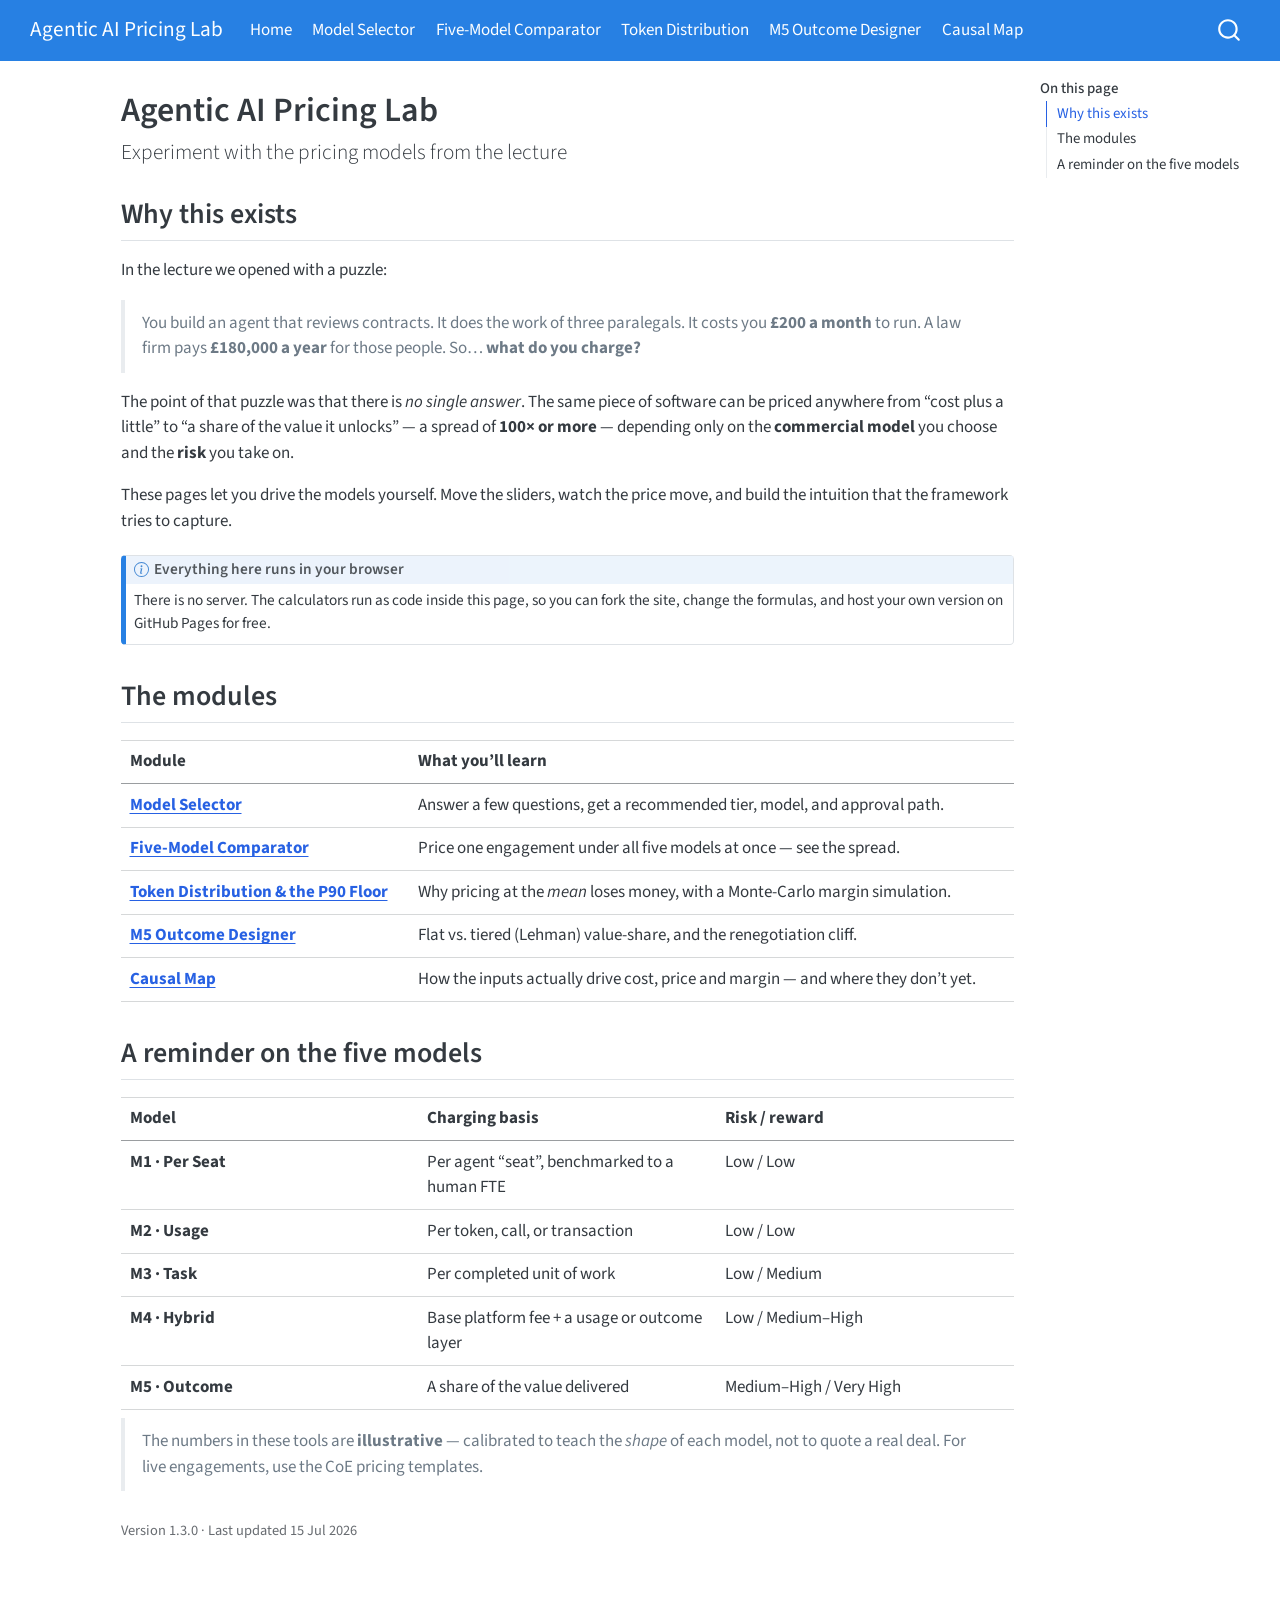
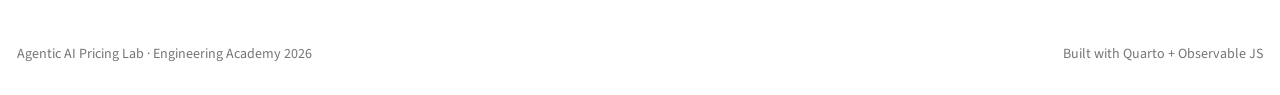
<file: docs/index.html>
<!DOCTYPE html>
<html xmlns="http://www.w3.org/1999/xhtml" lang="en" xml:lang="en"><head>

<meta charset="utf-8">
<meta name="generator" content="quarto-1.7.29">

<meta name="viewport" content="width=device-width, initial-scale=1.0, user-scalable=yes">


<title>Agentic AI Pricing Lab</title>
<style>
code{white-space: pre-wrap;}
span.smallcaps{font-variant: small-caps;}
div.columns{display: flex; gap: min(4vw, 1.5em);}
div.column{flex: auto; overflow-x: auto;}
div.hanging-indent{margin-left: 1.5em; text-indent: -1.5em;}
ul.task-list{list-style: none;}
ul.task-list li input[type="checkbox"] {
  width: 0.8em;
  margin: 0 0.8em 0.2em -1em; /* quarto-specific, see https://github.com/quarto-dev/quarto-cli/issues/4556 */ 
  vertical-align: middle;
}
</style>


<script src="site_libs/quarto-nav/quarto-nav.js"></script>
<script src="site_libs/quarto-nav/headroom.min.js"></script>
<script src="site_libs/clipboard/clipboard.min.js"></script>
<script src="site_libs/quarto-search/autocomplete.umd.js"></script>
<script src="site_libs/quarto-search/fuse.min.js"></script>
<script src="site_libs/quarto-search/quarto-search.js"></script>
<meta name="quarto:offset" content="./">
<script src="site_libs/quarto-html/quarto.js" type="module"></script>
<script src="site_libs/quarto-html/tabsets/tabsets.js" type="module"></script>
<script src="site_libs/quarto-html/popper.min.js"></script>
<script src="site_libs/quarto-html/tippy.umd.min.js"></script>
<script src="site_libs/quarto-html/anchor.min.js"></script>
<link href="site_libs/quarto-html/tippy.css" rel="stylesheet">
<link href="site_libs/quarto-html/quarto-syntax-highlighting-0815c480559380816a4d1ea211a47e91.css" rel="stylesheet" id="quarto-text-highlighting-styles">
<script src="site_libs/bootstrap/bootstrap.min.js"></script>
<link href="site_libs/bootstrap/bootstrap-icons.css" rel="stylesheet">
<link href="site_libs/bootstrap/bootstrap-fd2ced95396e46133fbf8d7370d09dcd.min.css" rel="stylesheet" append-hash="true" id="quarto-bootstrap" data-mode="light">
<script id="quarto-search-options" type="application/json">{
  "location": "navbar",
  "copy-button": false,
  "collapse-after": 3,
  "panel-placement": "end",
  "type": "overlay",
  "limit": 50,
  "keyboard-shortcut": [
    "f",
    "/",
    "s"
  ],
  "show-item-context": false,
  "language": {
    "search-no-results-text": "No results",
    "search-matching-documents-text": "matching documents",
    "search-copy-link-title": "Copy link to search",
    "search-hide-matches-text": "Hide additional matches",
    "search-more-match-text": "more match in this document",
    "search-more-matches-text": "more matches in this document",
    "search-clear-button-title": "Clear",
    "search-text-placeholder": "",
    "search-detached-cancel-button-title": "Cancel",
    "search-submit-button-title": "Submit",
    "search-label": "Search"
  }
}</script>


</head>

<body class="nav-fixed quarto-light">

<div id="quarto-search-results"></div>
  <header id="quarto-header" class="headroom fixed-top">
    <nav class="navbar navbar-expand-lg " data-bs-theme="dark">
      <div class="navbar-container container-fluid">
      <div class="navbar-brand-container mx-auto">
    <a class="navbar-brand" href="./index.html">
    <span class="navbar-title">Agentic AI Pricing Lab</span>
    </a>
  </div>
            <div id="quarto-search" class="" title="Search"></div>
          <button class="navbar-toggler" type="button" data-bs-toggle="collapse" data-bs-target="#navbarCollapse" aria-controls="navbarCollapse" role="menu" aria-expanded="false" aria-label="Toggle navigation" onclick="if (window.quartoToggleHeadroom) { window.quartoToggleHeadroom(); }">
  <span class="navbar-toggler-icon"></span>
</button>
          <div class="collapse navbar-collapse" id="navbarCollapse">
            <ul class="navbar-nav navbar-nav-scroll me-auto">
  <li class="nav-item">
    <a class="nav-link active" href="./index.html" aria-current="page"> 
<span class="menu-text">Home</span></a>
  </li>  
  <li class="nav-item">
    <a class="nav-link" href="./decision-tree.html"> 
<span class="menu-text">Model Selector</span></a>
  </li>  
  <li class="nav-item">
    <a class="nav-link" href="./comparator.html"> 
<span class="menu-text">Five-Model Comparator</span></a>
  </li>  
  <li class="nav-item">
    <a class="nav-link" href="./token-distribution.html"> 
<span class="menu-text">Token Distribution</span></a>
  </li>  
  <li class="nav-item">
    <a class="nav-link" href="./outcome-designer.html"> 
<span class="menu-text">M5 Outcome Designer</span></a>
  </li>  
  <li class="nav-item">
    <a class="nav-link" href="./causal-diagram.html"> 
<span class="menu-text">Causal Map</span></a>
  </li>  
</ul>
          </div> <!-- /navcollapse -->
            <div class="quarto-navbar-tools">
</div>
      </div> <!-- /container-fluid -->
    </nav>
</header>
<!-- content -->
<div id="quarto-content" class="quarto-container page-columns page-rows-contents page-layout-article page-navbar">
<!-- sidebar -->
<!-- margin-sidebar -->
    <div id="quarto-margin-sidebar" class="sidebar margin-sidebar">
        <nav id="TOC" role="doc-toc" class="toc-active">
    <h2 id="toc-title">On this page</h2>
   
  <ul>
  <li><a href="#why-this-exists" id="toc-why-this-exists" class="nav-link active" data-scroll-target="#why-this-exists">Why this exists</a></li>
  <li><a href="#the-modules" id="toc-the-modules" class="nav-link" data-scroll-target="#the-modules">The modules</a></li>
  <li><a href="#a-reminder-on-the-five-models" id="toc-a-reminder-on-the-five-models" class="nav-link" data-scroll-target="#a-reminder-on-the-five-models">A reminder on the five models</a></li>
  </ul>
</nav>
    </div>
<!-- main -->
<main class="content" id="quarto-document-content">

<header id="title-block-header" class="quarto-title-block default">
<div class="quarto-title">
<h1 class="title">Agentic AI Pricing Lab</h1>
<p class="subtitle lead">Experiment with the pricing models from the lecture</p>
</div>



<div class="quarto-title-meta">

    
  
    
  </div>
  


</header>


<section id="why-this-exists" class="level2">
<h2 class="anchored" data-anchor-id="why-this-exists">Why this exists</h2>
<p>In the lecture we opened with a puzzle:</p>
<blockquote class="blockquote">
<p>You build an agent that reviews contracts. It does the work of three paralegals. It costs you <strong>£200 a month</strong> to run. A law firm pays <strong>£180,000 a year</strong> for those people. So… <strong>what do you charge?</strong></p>
</blockquote>
<p>The point of that puzzle was that there is <em>no single answer</em>. The same piece of software can be priced anywhere from “cost plus a little” to “a share of the value it unlocks” — a spread of <strong>100× or more</strong> — depending only on the <strong>commercial model</strong> you choose and the <strong>risk</strong> you take on.</p>
<p>These pages let you drive the models yourself. Move the sliders, watch the price move, and build the intuition that the framework tries to capture.</p>
<div class="callout callout-style-default callout-note callout-titled">
<div class="callout-header d-flex align-content-center">
<div class="callout-icon-container">
<i class="callout-icon"></i>
</div>
<div class="callout-title-container flex-fill">
Everything here runs in your browser
</div>
</div>
<div class="callout-body-container callout-body">
<p>There is no server. The calculators run as code inside this page, so you can fork the site, change the formulas, and host your own version on GitHub Pages for free.</p>
</div>
</div>
</section>
<section id="the-modules" class="level2">
<h2 class="anchored" data-anchor-id="the-modules">The modules</h2>
<table class="caption-top table">
<thead>
<tr class="header">
<th>Module</th>
<th>What you’ll learn</th>
</tr>
</thead>
<tbody>
<tr class="odd">
<td><a href="./decision-tree.html"><strong>Model Selector</strong></a></td>
<td>Answer a few questions, get a recommended tier, model, and approval path.</td>
</tr>
<tr class="even">
<td><a href="./comparator.html"><strong>Five-Model Comparator</strong></a></td>
<td>Price one engagement under all five models at once — see the spread.</td>
</tr>
<tr class="odd">
<td><a href="./token-distribution.html"><strong>Token Distribution &amp; the P90 Floor</strong></a></td>
<td>Why pricing at the <em>mean</em> loses money, with a Monte-Carlo margin simulation.</td>
</tr>
<tr class="even">
<td><a href="./outcome-designer.html"><strong>M5 Outcome Designer</strong></a></td>
<td>Flat vs.&nbsp;tiered (Lehman) value-share, and the renegotiation cliff.</td>
</tr>
<tr class="odd">
<td><a href="./causal-diagram.html"><strong>Causal Map</strong></a></td>
<td>How the inputs actually drive cost, price and margin — and where they don’t yet.</td>
</tr>
</tbody>
</table>
</section>
<section id="a-reminder-on-the-five-models" class="level2">
<h2 class="anchored" data-anchor-id="a-reminder-on-the-five-models">A reminder on the five models</h2>
<table class="caption-top table">
<colgroup>
<col style="width: 33%">
<col style="width: 33%">
<col style="width: 33%">
</colgroup>
<thead>
<tr class="header">
<th>Model</th>
<th>Charging basis</th>
<th>Risk / reward</th>
</tr>
</thead>
<tbody>
<tr class="odd">
<td><strong>M1 · Per Seat</strong></td>
<td>Per agent “seat”, benchmarked to a human FTE</td>
<td>Low / Low</td>
</tr>
<tr class="even">
<td><strong>M2 · Usage</strong></td>
<td>Per token, call, or transaction</td>
<td>Low / Low</td>
</tr>
<tr class="odd">
<td><strong>M3 · Task</strong></td>
<td>Per completed unit of work</td>
<td>Low / Medium</td>
</tr>
<tr class="even">
<td><strong>M4 · Hybrid</strong></td>
<td>Base platform fee + a usage or outcome layer</td>
<td>Low / Medium–High</td>
</tr>
<tr class="odd">
<td><strong>M5 · Outcome</strong></td>
<td>A share of the value delivered</td>
<td>Medium–High / Very High</td>
</tr>
</tbody>
</table>
<blockquote class="blockquote">
<p>The numbers in these tools are <strong>illustrative</strong> — calibrated to teach the <em>shape</em> of each model, not to quote a real deal. For live engagements, use the CoE pricing templates.</p>
</blockquote>
<div class="text-muted" style="font-size: 0.85em; margin-top: 2em;">
<p>Version 1.3.0 · Last updated 15 Jul 2026</p>
</div>


</section>

</main> <!-- /main -->
<script id="quarto-html-after-body" type="application/javascript">
  window.document.addEventListener("DOMContentLoaded", function (event) {
    const icon = "";
    const anchorJS = new window.AnchorJS();
    anchorJS.options = {
      placement: 'right',
      icon: icon
    };
    anchorJS.add('.anchored');
    const isCodeAnnotation = (el) => {
      for (const clz of el.classList) {
        if (clz.startsWith('code-annotation-')) {                     
          return true;
        }
      }
      return false;
    }
    const onCopySuccess = function(e) {
      // button target
      const button = e.trigger;
      // don't keep focus
      button.blur();
      // flash "checked"
      button.classList.add('code-copy-button-checked');
      var currentTitle = button.getAttribute("title");
      button.setAttribute("title", "Copied!");
      let tooltip;
      if (window.bootstrap) {
        button.setAttribute("data-bs-toggle", "tooltip");
        button.setAttribute("data-bs-placement", "left");
        button.setAttribute("data-bs-title", "Copied!");
        tooltip = new bootstrap.Tooltip(button, 
          { trigger: "manual", 
            customClass: "code-copy-button-tooltip",
            offset: [0, -8]});
        tooltip.show();    
      }
      setTimeout(function() {
        if (tooltip) {
          tooltip.hide();
          button.removeAttribute("data-bs-title");
          button.removeAttribute("data-bs-toggle");
          button.removeAttribute("data-bs-placement");
        }
        button.setAttribute("title", currentTitle);
        button.classList.remove('code-copy-button-checked');
      }, 1000);
      // clear code selection
      e.clearSelection();
    }
    const getTextToCopy = function(trigger) {
        const codeEl = trigger.previousElementSibling.cloneNode(true);
        for (const childEl of codeEl.children) {
          if (isCodeAnnotation(childEl)) {
            childEl.remove();
          }
        }
        return codeEl.innerText;
    }
    const clipboard = new window.ClipboardJS('.code-copy-button:not([data-in-quarto-modal])', {
      text: getTextToCopy
    });
    clipboard.on('success', onCopySuccess);
    if (window.document.getElementById('quarto-embedded-source-code-modal')) {
      const clipboardModal = new window.ClipboardJS('.code-copy-button[data-in-quarto-modal]', {
        text: getTextToCopy,
        container: window.document.getElementById('quarto-embedded-source-code-modal')
      });
      clipboardModal.on('success', onCopySuccess);
    }
      var localhostRegex = new RegExp(/^(?:http|https):\/\/localhost\:?[0-9]*\//);
      var mailtoRegex = new RegExp(/^mailto:/);
        var filterRegex = new RegExp('/' + window.location.host + '/');
      var isInternal = (href) => {
          return filterRegex.test(href) || localhostRegex.test(href) || mailtoRegex.test(href);
      }
      // Inspect non-navigation links and adorn them if external
     var links = window.document.querySelectorAll('a[href]:not(.nav-link):not(.navbar-brand):not(.toc-action):not(.sidebar-link):not(.sidebar-item-toggle):not(.pagination-link):not(.no-external):not([aria-hidden]):not(.dropdown-item):not(.quarto-navigation-tool):not(.about-link)');
      for (var i=0; i<links.length; i++) {
        const link = links[i];
        if (!isInternal(link.href)) {
          // undo the damage that might have been done by quarto-nav.js in the case of
          // links that we want to consider external
          if (link.dataset.originalHref !== undefined) {
            link.href = link.dataset.originalHref;
          }
        }
      }
    function tippyHover(el, contentFn, onTriggerFn, onUntriggerFn) {
      const config = {
        allowHTML: true,
        maxWidth: 500,
        delay: 100,
        arrow: false,
        appendTo: function(el) {
            return el.parentElement;
        },
        interactive: true,
        interactiveBorder: 10,
        theme: 'quarto',
        placement: 'bottom-start',
      };
      if (contentFn) {
        config.content = contentFn;
      }
      if (onTriggerFn) {
        config.onTrigger = onTriggerFn;
      }
      if (onUntriggerFn) {
        config.onUntrigger = onUntriggerFn;
      }
      window.tippy(el, config); 
    }
    const noterefs = window.document.querySelectorAll('a[role="doc-noteref"]');
    for (var i=0; i<noterefs.length; i++) {
      const ref = noterefs[i];
      tippyHover(ref, function() {
        // use id or data attribute instead here
        let href = ref.getAttribute('data-footnote-href') || ref.getAttribute('href');
        try { href = new URL(href).hash; } catch {}
        const id = href.replace(/^#\/?/, "");
        const note = window.document.getElementById(id);
        if (note) {
          return note.innerHTML;
        } else {
          return "";
        }
      });
    }
    const xrefs = window.document.querySelectorAll('a.quarto-xref');
    const processXRef = (id, note) => {
      // Strip column container classes
      const stripColumnClz = (el) => {
        el.classList.remove("page-full", "page-columns");
        if (el.children) {
          for (const child of el.children) {
            stripColumnClz(child);
          }
        }
      }
      stripColumnClz(note)
      if (id === null || id.startsWith('sec-')) {
        // Special case sections, only their first couple elements
        const container = document.createElement("div");
        if (note.children && note.children.length > 2) {
          container.appendChild(note.children[0].cloneNode(true));
          for (let i = 1; i < note.children.length; i++) {
            const child = note.children[i];
            if (child.tagName === "P" && child.innerText === "") {
              continue;
            } else {
              container.appendChild(child.cloneNode(true));
              break;
            }
          }
          if (window.Quarto?.typesetMath) {
            window.Quarto.typesetMath(container);
          }
          return container.innerHTML
        } else {
          if (window.Quarto?.typesetMath) {
            window.Quarto.typesetMath(note);
          }
          return note.innerHTML;
        }
      } else {
        // Remove any anchor links if they are present
        const anchorLink = note.querySelector('a.anchorjs-link');
        if (anchorLink) {
          anchorLink.remove();
        }
        if (window.Quarto?.typesetMath) {
          window.Quarto.typesetMath(note);
        }
        if (note.classList.contains("callout")) {
          return note.outerHTML;
        } else {
          return note.innerHTML;
        }
      }
    }
    for (var i=0; i<xrefs.length; i++) {
      const xref = xrefs[i];
      tippyHover(xref, undefined, function(instance) {
        instance.disable();
        let url = xref.getAttribute('href');
        let hash = undefined; 
        if (url.startsWith('#')) {
          hash = url;
        } else {
          try { hash = new URL(url).hash; } catch {}
        }
        if (hash) {
          const id = hash.replace(/^#\/?/, "");
          const note = window.document.getElementById(id);
          if (note !== null) {
            try {
              const html = processXRef(id, note.cloneNode(true));
              instance.setContent(html);
            } finally {
              instance.enable();
              instance.show();
            }
          } else {
            // See if we can fetch this
            fetch(url.split('#')[0])
            .then(res => res.text())
            .then(html => {
              const parser = new DOMParser();
              const htmlDoc = parser.parseFromString(html, "text/html");
              const note = htmlDoc.getElementById(id);
              if (note !== null) {
                const html = processXRef(id, note);
                instance.setContent(html);
              } 
            }).finally(() => {
              instance.enable();
              instance.show();
            });
          }
        } else {
          // See if we can fetch a full url (with no hash to target)
          // This is a special case and we should probably do some content thinning / targeting
          fetch(url)
          .then(res => res.text())
          .then(html => {
            const parser = new DOMParser();
            const htmlDoc = parser.parseFromString(html, "text/html");
            const note = htmlDoc.querySelector('main.content');
            if (note !== null) {
              // This should only happen for chapter cross references
              // (since there is no id in the URL)
              // remove the first header
              if (note.children.length > 0 && note.children[0].tagName === "HEADER") {
                note.children[0].remove();
              }
              const html = processXRef(null, note);
              instance.setContent(html);
            } 
          }).finally(() => {
            instance.enable();
            instance.show();
          });
        }
      }, function(instance) {
      });
    }
        let selectedAnnoteEl;
        const selectorForAnnotation = ( cell, annotation) => {
          let cellAttr = 'data-code-cell="' + cell + '"';
          let lineAttr = 'data-code-annotation="' +  annotation + '"';
          const selector = 'span[' + cellAttr + '][' + lineAttr + ']';
          return selector;
        }
        const selectCodeLines = (annoteEl) => {
          const doc = window.document;
          const targetCell = annoteEl.getAttribute("data-target-cell");
          const targetAnnotation = annoteEl.getAttribute("data-target-annotation");
          const annoteSpan = window.document.querySelector(selectorForAnnotation(targetCell, targetAnnotation));
          const lines = annoteSpan.getAttribute("data-code-lines").split(",");
          const lineIds = lines.map((line) => {
            return targetCell + "-" + line;
          })
          let top = null;
          let height = null;
          let parent = null;
          if (lineIds.length > 0) {
              //compute the position of the single el (top and bottom and make a div)
              const el = window.document.getElementById(lineIds[0]);
              top = el.offsetTop;
              height = el.offsetHeight;
              parent = el.parentElement.parentElement;
            if (lineIds.length > 1) {
              const lastEl = window.document.getElementById(lineIds[lineIds.length - 1]);
              const bottom = lastEl.offsetTop + lastEl.offsetHeight;
              height = bottom - top;
            }
            if (top !== null && height !== null && parent !== null) {
              // cook up a div (if necessary) and position it 
              let div = window.document.getElementById("code-annotation-line-highlight");
              if (div === null) {
                div = window.document.createElement("div");
                div.setAttribute("id", "code-annotation-line-highlight");
                div.style.position = 'absolute';
                parent.appendChild(div);
              }
              div.style.top = top - 2 + "px";
              div.style.height = height + 4 + "px";
              div.style.left = 0;
              let gutterDiv = window.document.getElementById("code-annotation-line-highlight-gutter");
              if (gutterDiv === null) {
                gutterDiv = window.document.createElement("div");
                gutterDiv.setAttribute("id", "code-annotation-line-highlight-gutter");
                gutterDiv.style.position = 'absolute';
                const codeCell = window.document.getElementById(targetCell);
                const gutter = codeCell.querySelector('.code-annotation-gutter');
                gutter.appendChild(gutterDiv);
              }
              gutterDiv.style.top = top - 2 + "px";
              gutterDiv.style.height = height + 4 + "px";
            }
            selectedAnnoteEl = annoteEl;
          }
        };
        const unselectCodeLines = () => {
          const elementsIds = ["code-annotation-line-highlight", "code-annotation-line-highlight-gutter"];
          elementsIds.forEach((elId) => {
            const div = window.document.getElementById(elId);
            if (div) {
              div.remove();
            }
          });
          selectedAnnoteEl = undefined;
        };
          // Handle positioning of the toggle
      window.addEventListener(
        "resize",
        throttle(() => {
          elRect = undefined;
          if (selectedAnnoteEl) {
            selectCodeLines(selectedAnnoteEl);
          }
        }, 10)
      );
      function throttle(fn, ms) {
      let throttle = false;
      let timer;
        return (...args) => {
          if(!throttle) { // first call gets through
              fn.apply(this, args);
              throttle = true;
          } else { // all the others get throttled
              if(timer) clearTimeout(timer); // cancel #2
              timer = setTimeout(() => {
                fn.apply(this, args);
                timer = throttle = false;
              }, ms);
          }
        };
      }
        // Attach click handler to the DT
        const annoteDls = window.document.querySelectorAll('dt[data-target-cell]');
        for (const annoteDlNode of annoteDls) {
          annoteDlNode.addEventListener('click', (event) => {
            const clickedEl = event.target;
            if (clickedEl !== selectedAnnoteEl) {
              unselectCodeLines();
              const activeEl = window.document.querySelector('dt[data-target-cell].code-annotation-active');
              if (activeEl) {
                activeEl.classList.remove('code-annotation-active');
              }
              selectCodeLines(clickedEl);
              clickedEl.classList.add('code-annotation-active');
            } else {
              // Unselect the line
              unselectCodeLines();
              clickedEl.classList.remove('code-annotation-active');
            }
          });
        }
    const findCites = (el) => {
      const parentEl = el.parentElement;
      if (parentEl) {
        const cites = parentEl.dataset.cites;
        if (cites) {
          return {
            el,
            cites: cites.split(' ')
          };
        } else {
          return findCites(el.parentElement)
        }
      } else {
        return undefined;
      }
    };
    var bibliorefs = window.document.querySelectorAll('a[role="doc-biblioref"]');
    for (var i=0; i<bibliorefs.length; i++) {
      const ref = bibliorefs[i];
      const citeInfo = findCites(ref);
      if (citeInfo) {
        tippyHover(citeInfo.el, function() {
          var popup = window.document.createElement('div');
          citeInfo.cites.forEach(function(cite) {
            var citeDiv = window.document.createElement('div');
            citeDiv.classList.add('hanging-indent');
            citeDiv.classList.add('csl-entry');
            var biblioDiv = window.document.getElementById('ref-' + cite);
            if (biblioDiv) {
              citeDiv.innerHTML = biblioDiv.innerHTML;
            }
            popup.appendChild(citeDiv);
          });
          return popup.innerHTML;
        });
      }
    }
  });
  </script>
</div> <!-- /content -->
<footer class="footer">
  <div class="nav-footer">
    <div class="nav-footer-left">
<p>Agentic AI Pricing Lab · Engineering Academy 2026</p>
</div>   
    <div class="nav-footer-center">
      &nbsp;
    </div>
    <div class="nav-footer-right">
<p>Built with Quarto + Observable JS</p>
</div>
  </div>
</footer>




</body></html>
</file>
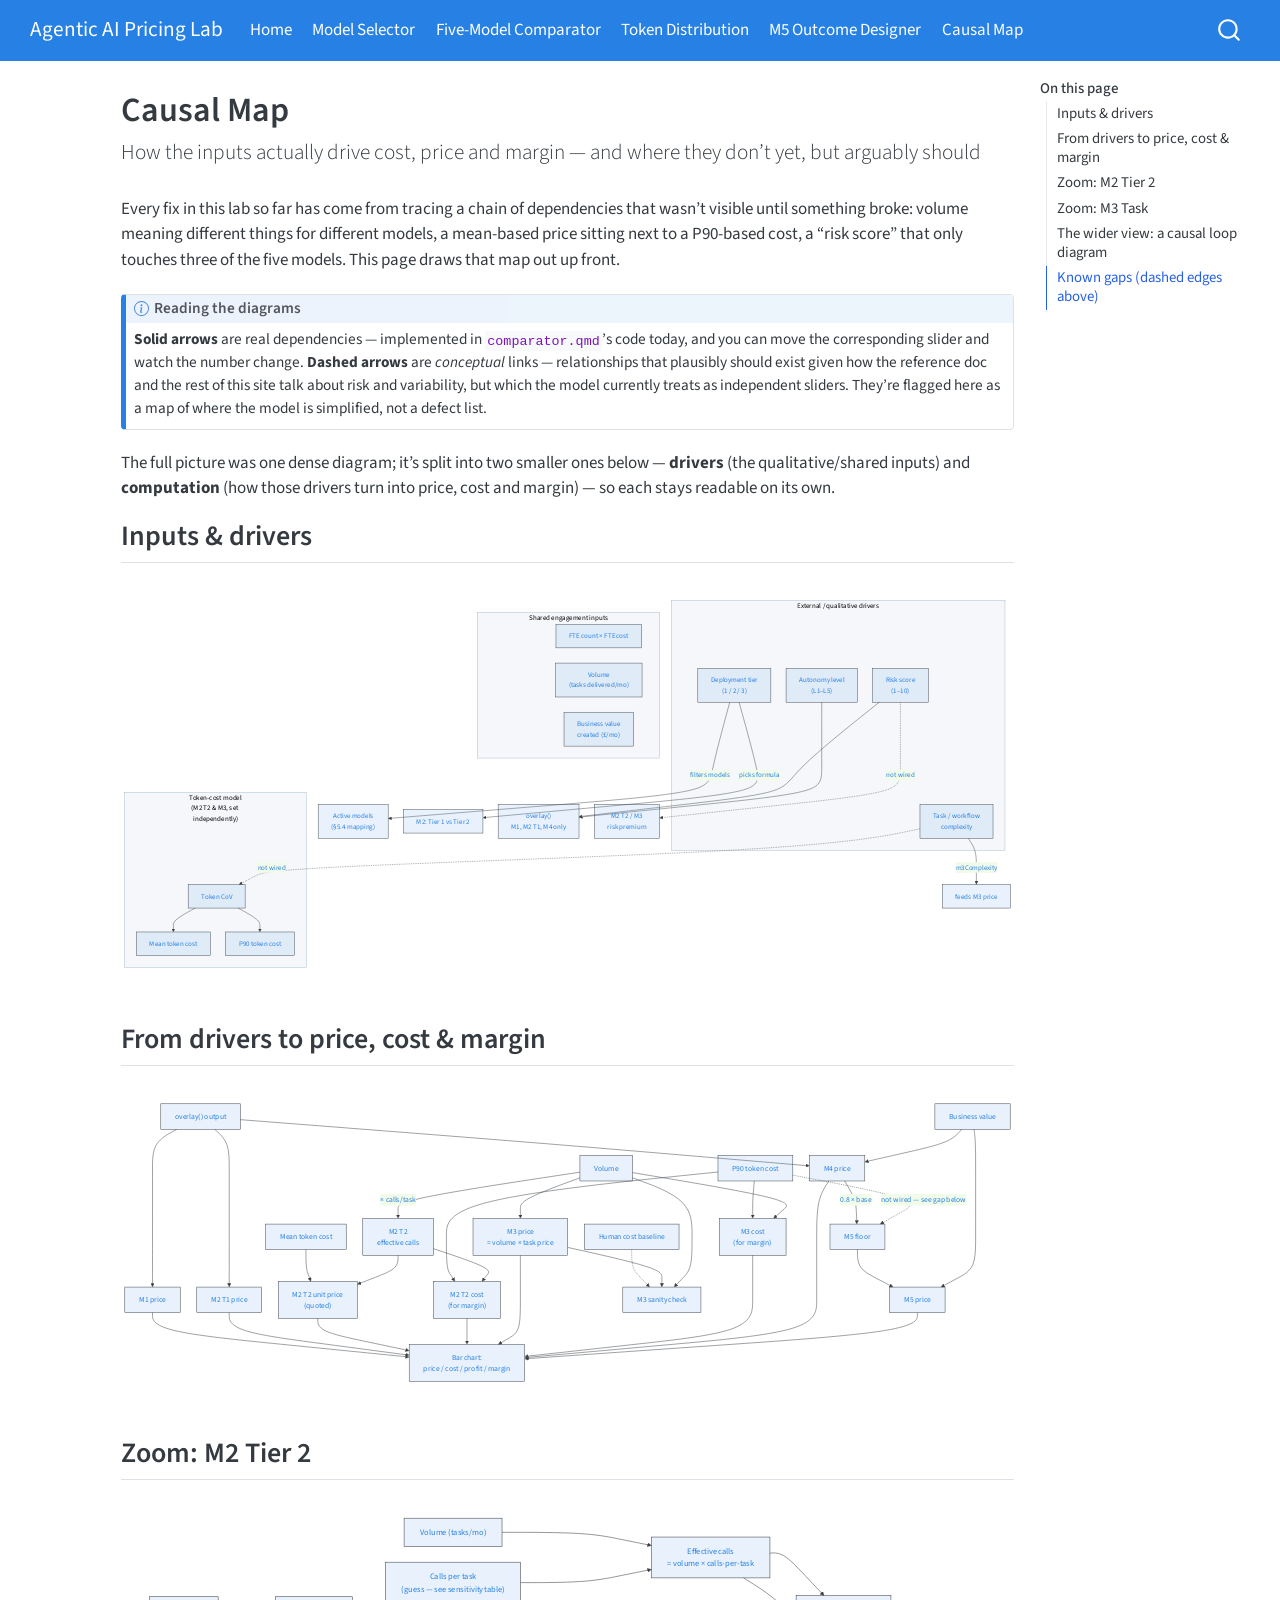
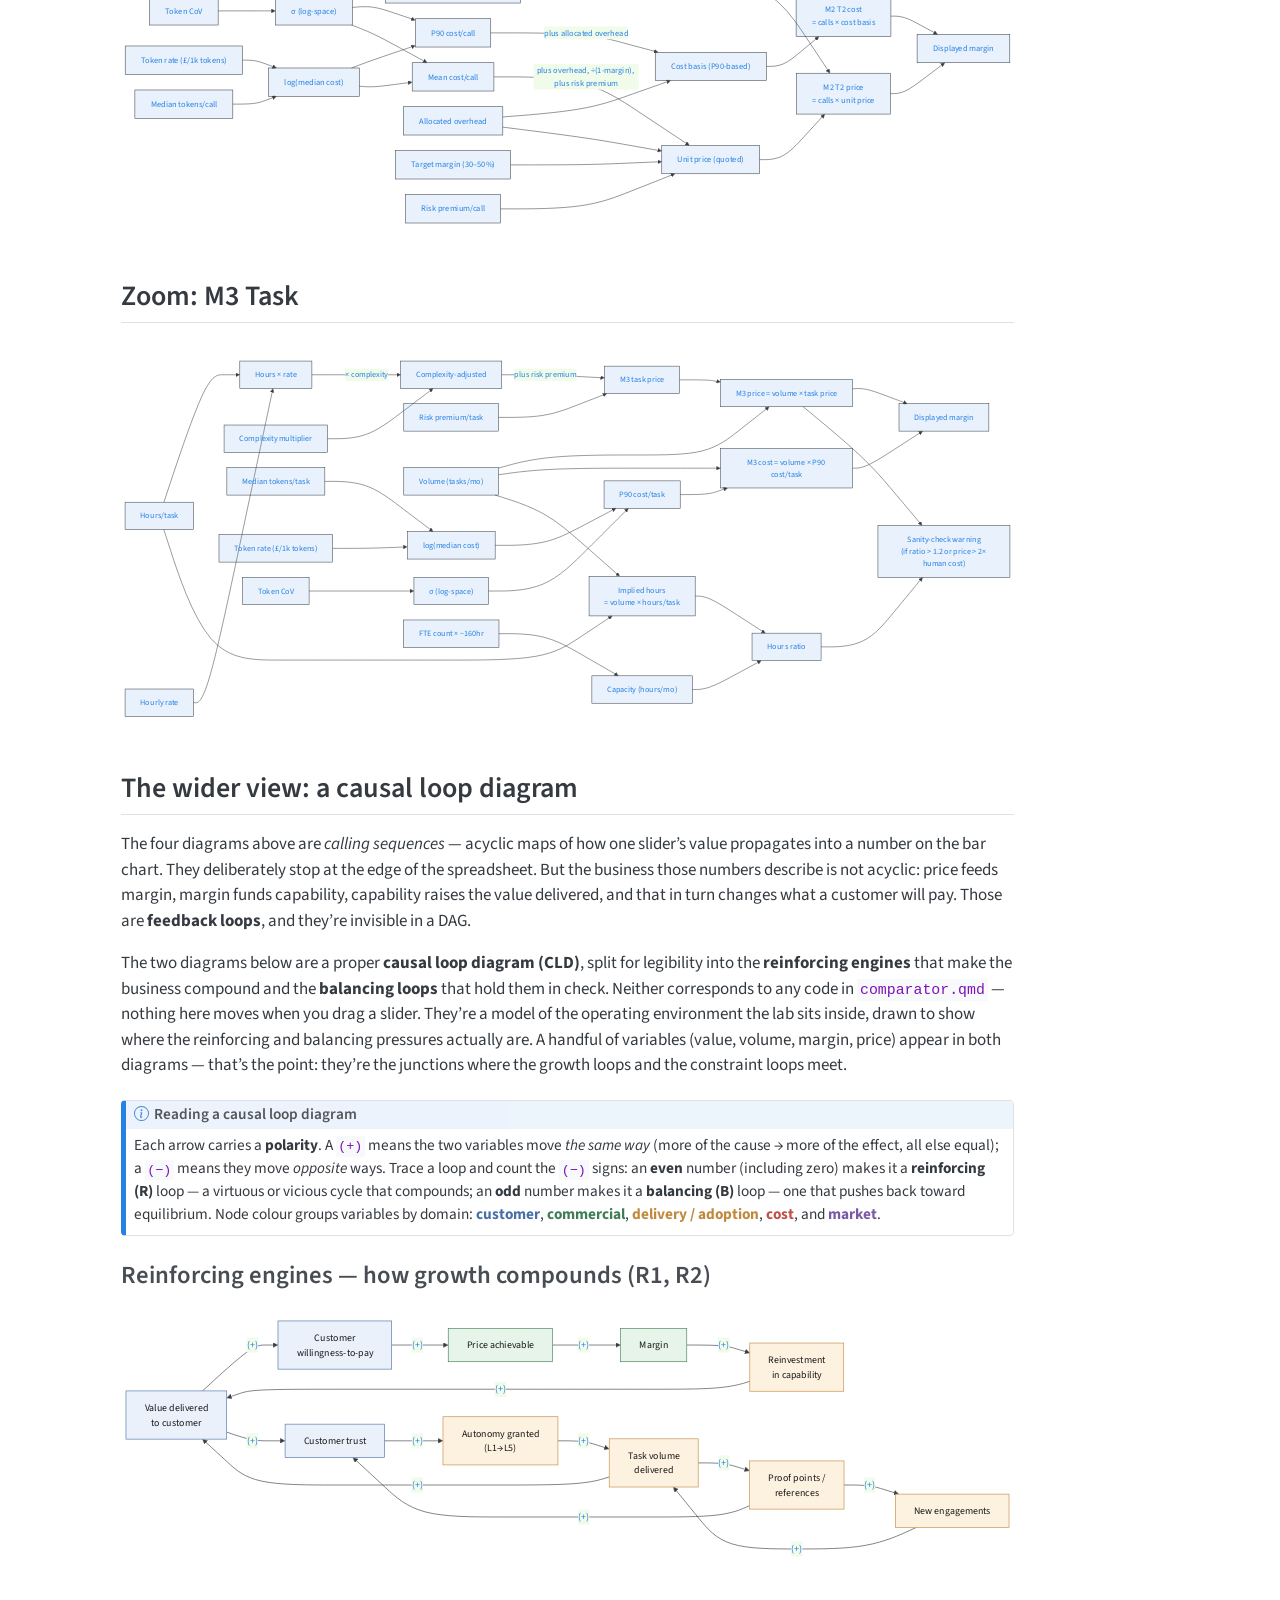
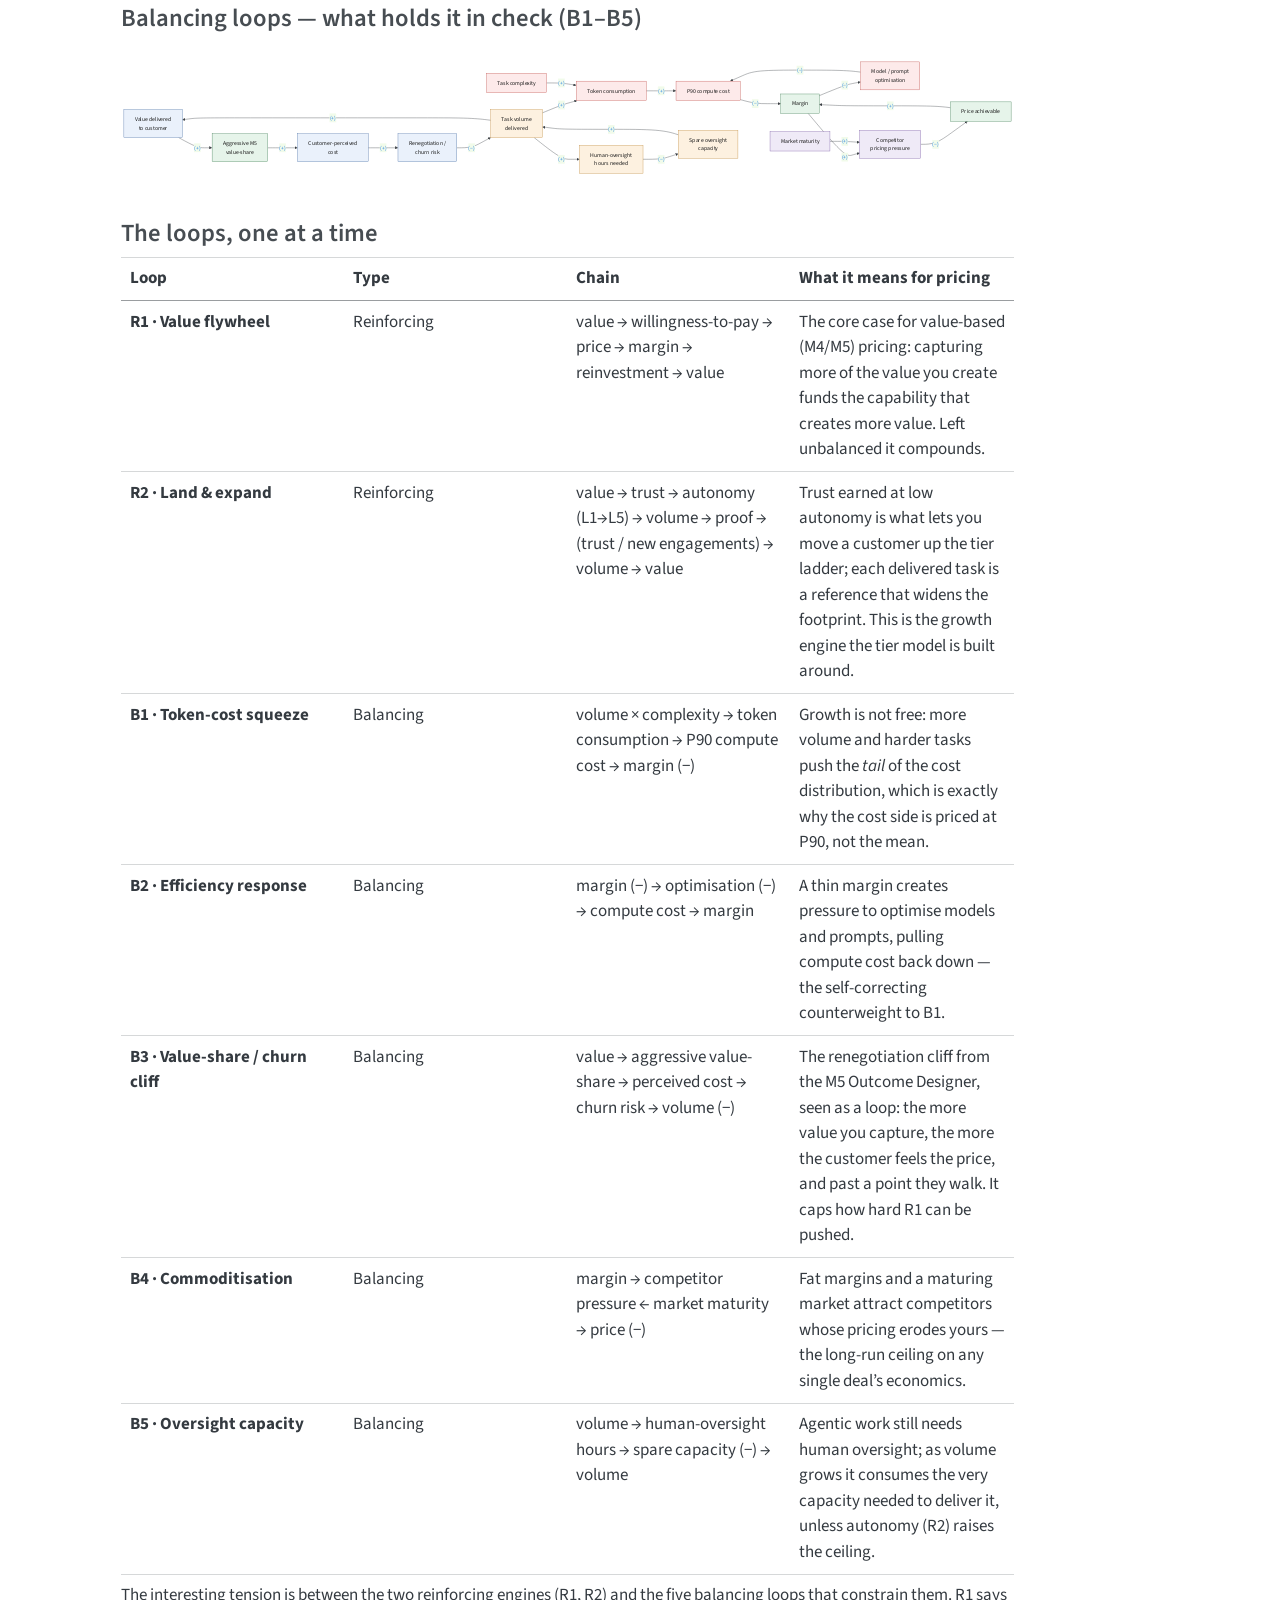
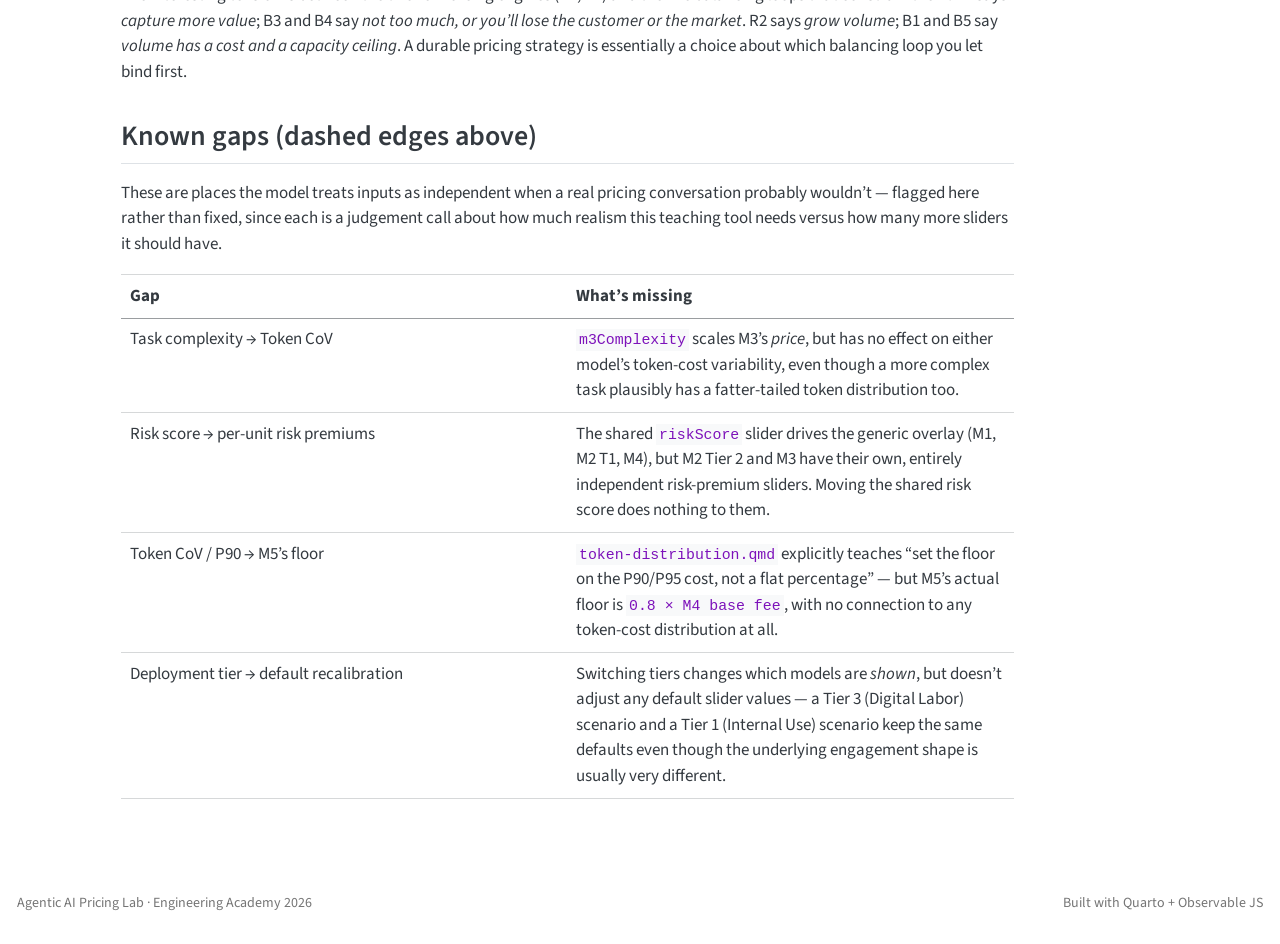
<file: docs/causal-diagram.html>
<!DOCTYPE html>
<html xmlns="http://www.w3.org/1999/xhtml" lang="en" xml:lang="en"><head>

<meta charset="utf-8">
<meta name="generator" content="quarto-1.7.29">

<meta name="viewport" content="width=device-width, initial-scale=1.0, user-scalable=yes">


<title>Causal Map – Agentic AI Pricing Lab</title>
<style>
code{white-space: pre-wrap;}
span.smallcaps{font-variant: small-caps;}
div.columns{display: flex; gap: min(4vw, 1.5em);}
div.column{flex: auto; overflow-x: auto;}
div.hanging-indent{margin-left: 1.5em; text-indent: -1.5em;}
ul.task-list{list-style: none;}
ul.task-list li input[type="checkbox"] {
  width: 0.8em;
  margin: 0 0.8em 0.2em -1em; /* quarto-specific, see https://github.com/quarto-dev/quarto-cli/issues/4556 */ 
  vertical-align: middle;
}
</style>


<script src="site_libs/quarto-nav/quarto-nav.js"></script>
<script src="site_libs/quarto-nav/headroom.min.js"></script>
<script src="site_libs/clipboard/clipboard.min.js"></script>
<script src="site_libs/quarto-search/autocomplete.umd.js"></script>
<script src="site_libs/quarto-search/fuse.min.js"></script>
<script src="site_libs/quarto-search/quarto-search.js"></script>
<meta name="quarto:offset" content="./">
<script src="site_libs/quarto-html/quarto.js" type="module"></script>
<script src="site_libs/quarto-html/tabsets/tabsets.js" type="module"></script>
<script src="site_libs/quarto-html/popper.min.js"></script>
<script src="site_libs/quarto-html/tippy.umd.min.js"></script>
<script src="site_libs/quarto-html/anchor.min.js"></script>
<link href="site_libs/quarto-html/tippy.css" rel="stylesheet">
<link href="site_libs/quarto-html/quarto-syntax-highlighting-0815c480559380816a4d1ea211a47e91.css" rel="stylesheet" id="quarto-text-highlighting-styles">
<script src="site_libs/bootstrap/bootstrap.min.js"></script>
<link href="site_libs/bootstrap/bootstrap-icons.css" rel="stylesheet">
<link href="site_libs/bootstrap/bootstrap-fd2ced95396e46133fbf8d7370d09dcd.min.css" rel="stylesheet" append-hash="true" id="quarto-bootstrap" data-mode="light">
<script id="quarto-search-options" type="application/json">{
  "location": "navbar",
  "copy-button": false,
  "collapse-after": 3,
  "panel-placement": "end",
  "type": "overlay",
  "limit": 50,
  "keyboard-shortcut": [
    "f",
    "/",
    "s"
  ],
  "show-item-context": false,
  "language": {
    "search-no-results-text": "No results",
    "search-matching-documents-text": "matching documents",
    "search-copy-link-title": "Copy link to search",
    "search-hide-matches-text": "Hide additional matches",
    "search-more-match-text": "more match in this document",
    "search-more-matches-text": "more matches in this document",
    "search-clear-button-title": "Clear",
    "search-text-placeholder": "",
    "search-detached-cancel-button-title": "Cancel",
    "search-submit-button-title": "Submit",
    "search-label": "Search"
  }
}</script>
<script src="site_libs/quarto-diagram/mermaid.min.js"></script>
<script src="site_libs/quarto-diagram/mermaid-init.js"></script>
<link href="site_libs/quarto-diagram/mermaid.css" rel="stylesheet">


</head>

<body class="nav-fixed quarto-light">

<div id="quarto-search-results"></div>
  <header id="quarto-header" class="headroom fixed-top">
    <nav class="navbar navbar-expand-lg " data-bs-theme="dark">
      <div class="navbar-container container-fluid">
      <div class="navbar-brand-container mx-auto">
    <a class="navbar-brand" href="./index.html">
    <span class="navbar-title">Agentic AI Pricing Lab</span>
    </a>
  </div>
            <div id="quarto-search" class="" title="Search"></div>
          <button class="navbar-toggler" type="button" data-bs-toggle="collapse" data-bs-target="#navbarCollapse" aria-controls="navbarCollapse" role="menu" aria-expanded="false" aria-label="Toggle navigation" onclick="if (window.quartoToggleHeadroom) { window.quartoToggleHeadroom(); }">
  <span class="navbar-toggler-icon"></span>
</button>
          <div class="collapse navbar-collapse" id="navbarCollapse">
            <ul class="navbar-nav navbar-nav-scroll me-auto">
  <li class="nav-item">
    <a class="nav-link" href="./index.html"> 
<span class="menu-text">Home</span></a>
  </li>  
  <li class="nav-item">
    <a class="nav-link" href="./decision-tree.html"> 
<span class="menu-text">Model Selector</span></a>
  </li>  
  <li class="nav-item">
    <a class="nav-link" href="./comparator.html"> 
<span class="menu-text">Five-Model Comparator</span></a>
  </li>  
  <li class="nav-item">
    <a class="nav-link" href="./token-distribution.html"> 
<span class="menu-text">Token Distribution</span></a>
  </li>  
  <li class="nav-item">
    <a class="nav-link" href="./outcome-designer.html"> 
<span class="menu-text">M5 Outcome Designer</span></a>
  </li>  
  <li class="nav-item">
    <a class="nav-link active" href="./causal-diagram.html" aria-current="page"> 
<span class="menu-text">Causal Map</span></a>
  </li>  
</ul>
          </div> <!-- /navcollapse -->
            <div class="quarto-navbar-tools">
</div>
      </div> <!-- /container-fluid -->
    </nav>
</header>
<!-- content -->
<div id="quarto-content" class="quarto-container page-columns page-rows-contents page-layout-article page-navbar">
<!-- sidebar -->
<!-- margin-sidebar -->
    <div id="quarto-margin-sidebar" class="sidebar margin-sidebar">
        <nav id="TOC" role="doc-toc" class="toc-active">
    <h2 id="toc-title">On this page</h2>
   
  <ul>
  <li><a href="#inputs-drivers" id="toc-inputs-drivers" class="nav-link active" data-scroll-target="#inputs-drivers">Inputs &amp; drivers</a></li>
  <li><a href="#from-drivers-to-price-cost-margin" id="toc-from-drivers-to-price-cost-margin" class="nav-link" data-scroll-target="#from-drivers-to-price-cost-margin">From drivers to price, cost &amp; margin</a></li>
  <li><a href="#zoom-m2-tier-2" id="toc-zoom-m2-tier-2" class="nav-link" data-scroll-target="#zoom-m2-tier-2">Zoom: M2 Tier 2</a></li>
  <li><a href="#zoom-m3-task" id="toc-zoom-m3-task" class="nav-link" data-scroll-target="#zoom-m3-task">Zoom: M3 Task</a></li>
  <li><a href="#the-wider-view-a-causal-loop-diagram" id="toc-the-wider-view-a-causal-loop-diagram" class="nav-link" data-scroll-target="#the-wider-view-a-causal-loop-diagram">The wider view: a causal loop diagram</a>
  <ul class="collapse">
  <li><a href="#reinforcing-engines-how-growth-compounds-r1-r2" id="toc-reinforcing-engines-how-growth-compounds-r1-r2" class="nav-link" data-scroll-target="#reinforcing-engines-how-growth-compounds-r1-r2">Reinforcing engines — how growth compounds (R1, R2)</a></li>
  <li><a href="#balancing-loops-what-holds-it-in-check-b1b5" id="toc-balancing-loops-what-holds-it-in-check-b1b5" class="nav-link" data-scroll-target="#balancing-loops-what-holds-it-in-check-b1b5">Balancing loops — what holds it in check (B1–B5)</a></li>
  <li><a href="#the-loops-one-at-a-time" id="toc-the-loops-one-at-a-time" class="nav-link" data-scroll-target="#the-loops-one-at-a-time">The loops, one at a time</a></li>
  </ul></li>
  <li><a href="#known-gaps-dashed-edges-above" id="toc-known-gaps-dashed-edges-above" class="nav-link" data-scroll-target="#known-gaps-dashed-edges-above">Known gaps (dashed edges above)</a></li>
  </ul>
</nav>
    </div>
<!-- main -->
<main class="content" id="quarto-document-content">

<header id="title-block-header" class="quarto-title-block default">
<div class="quarto-title">
<h1 class="title">Causal Map</h1>
<p class="subtitle lead">How the inputs actually drive cost, price and margin — and where they don’t yet, but arguably should</p>
</div>



<div class="quarto-title-meta">

    
  
    
  </div>
  


</header>


<style>
/* Quarto injects a global theme override (mermaid-init.js) that recolors
   subgraph backgrounds via --mermaid-fg-color--lightest, a dark grey — it
   loads after each diagram's own theme and wins by cascade order regardless
   of themeVariables set in the diagram itself. Force it back to something
   legible with !important. */
svg[id^="mermaid"] .cluster rect {
  fill: #f5f7fa !important;
  stroke: #9fb3c8 !important;
}
svg[id^="mermaid"] .cluster text,
svg[id^="mermaid"] .cluster span {
  fill: #000 !important;
  color: #000 !important;
}
</style>
<p>Every fix in this lab so far has come from tracing a chain of dependencies that wasn’t visible until something broke: volume meaning different things for different models, a mean-based price sitting next to a P90-based cost, a “risk score” that only touches three of the five models. This page draws that map out up front.</p>
<div class="callout callout-style-default callout-note callout-titled">
<div class="callout-header d-flex align-content-center">
<div class="callout-icon-container">
<i class="callout-icon"></i>
</div>
<div class="callout-title-container flex-fill">
Reading the diagrams
</div>
</div>
<div class="callout-body-container callout-body">
<p><strong>Solid arrows</strong> are real dependencies — implemented in <code>comparator.qmd</code>’s code today, and you can move the corresponding slider and watch the number change. <strong>Dashed arrows</strong> are <em>conceptual</em> links — relationships that plausibly should exist given how the reference doc and the rest of this site talk about risk and variability, but which the model currently treats as independent sliders. They’re flagged here as a map of where the model is simplified, not a defect list.</p>
</div>
</div>
<p>The full picture was one dense diagram; it’s split into two smaller ones below — <strong>drivers</strong> (the qualitative/shared inputs) and <strong>computation</strong> (how those drivers turn into price, cost and margin) — so each stays readable on its own.</p>
<section id="inputs-drivers" class="level2">
<h2 class="anchored" data-anchor-id="inputs-drivers">Inputs &amp; drivers</h2>
<div class="cell" data-layout-align="default">
<div class="cell-output-display">
<div>
<p></p><figure class="figure"><p></p>
<div>
<pre class="mermaid mermaid-js">%%{init: {"theme": "base", "themeVariables": {"fontSize": "16px", "clusterBkg": "#f5f7fa", "clusterBorder": "#9fb3c8", "primaryColor": "#eaf1fb", "primaryBorderColor": "#4a6fa5", "primaryTextColor": "#1a1a1a", "lineColor": "#7a7a7a"}, "flowchart": {"nodeSpacing": 35, "rankSpacing": 55}}}%%
flowchart TB
  %% Blank spacer nodes below each cluster title, invisibly linked to the
  %% first real node — Mermaid otherwise renders that node's box right under
  %% the cluster title text, overlapping it, especially when the node also
  %% has an incoming edge from outside the cluster pulling it upward.
  subgraph EXT["External / qualitative drivers"]
    extSpacer[" "]
    complexity["Task / workflow&lt;br/&gt;complexity"]
    autonomyQ["Autonomy level&lt;br/&gt;(L1–L5)"]
    riskQ["Risk score&lt;br/&gt;(1–10)"]
    tier["Deployment tier&lt;br/&gt;(1 / 2 / 3)"]
    extSpacer ~~~ complexity
  end

  subgraph SHARED["Shared engagement inputs"]
    sharedSpacer[" "]
    fte["FTE count × FTE cost"]
    vol["Volume&lt;br/&gt;(tasks delivered/mo)"]
    val["Business value&lt;br/&gt;created (£/mo)"]
    sharedSpacer ~~~ fte
  end

  subgraph TOKENS["Token-cost model&lt;br/&gt;(M2 T2 &amp; M3, set independently)"]
    tokensSpacer[" "]
    cov["Token CoV"]
    meanC["Mean token cost"]
    p90C["P90 token cost"]
    tokensSpacer ~~~ cov
    cov --&gt; meanC
    cov --&gt; p90C
  end

  style extSpacer fill:transparent,stroke:none
  style sharedSpacer fill:transparent,stroke:none
  style tokensSpacer fill:transparent,stroke:none

  tier --&gt;|filters models| models["Active models&lt;br/&gt;(§5.4 mapping)"]
  tier --&gt;|picks formula| m2choice["M2: Tier 1 vs Tier 2"]

  riskQ --&gt; overlayN["overlay()&lt;br/&gt;M1, M2 T1, M4 only"]
  autonomyQ --&gt; overlayN
  riskQ -.-&gt;|not wired| ownRisk["M2 T2 / M3&lt;br/&gt;risk premium"]

  complexity --&gt;|m3Complexity| m3priceIn["feeds M3 price"]
  complexity -.-&gt;|not wired| cov
</pre>
</div>
<p></p></figure><p></p>
</div>
</div>
</div>
</section>
<section id="from-drivers-to-price-cost-margin" class="level2">
<h2 class="anchored" data-anchor-id="from-drivers-to-price-cost-margin">From drivers to price, cost &amp; margin</h2>
<div class="cell" data-layout-align="default">
<div class="cell-output-display">
<div>
<p></p><figure class="figure"><p></p>
<div>
<pre class="mermaid mermaid-js">%%{init: {"theme": "base", "themeVariables": {"fontSize": "16px", "primaryColor": "#eaf1fb", "primaryBorderColor": "#4a6fa5", "primaryTextColor": "#1a1a1a", "lineColor": "#7a7a7a"}, "flowchart": {"nodeSpacing": 35, "rankSpacing": 55}}}%%
flowchart TB
  overlayN2["overlay() output"] --&gt; m1price["M1 price"]
  overlayN2 --&gt; m2t1price["M2 T1 price"]
  overlayN2 --&gt; m4price["M4 price"]

  vol2["Volume"] --&gt; m3price2["M3 price&lt;br/&gt;= volume × task price"]
  vol2 --&gt;|"× calls/task"| m2calls["M2 T2&lt;br/&gt;effective calls"]
  meanC2["Mean token cost"] --&gt; m2price2["M2 T2 unit price&lt;br/&gt;(quoted)"]
  m2calls --&gt; m2price2
  p90C2["P90 token cost"] --&gt; m2cost2["M2 T2 cost&lt;br/&gt;(for margin)"]
  m2calls --&gt; m2cost2
  p90C2 --&gt; m3cost2["M3 cost&lt;br/&gt;(for margin)"]
  vol2 --&gt; m3cost2

  val2["Business value"] --&gt; m4price
  m4price --&gt;|"0.8 × base"| floor2["M5 floor"]
  p90C2 -.-&gt;|"not wired — see gap below"| floor2
  floor2 --&gt; m5price2["M5 price"]
  val2 --&gt; m5price2

  humanBase2["Human cost baseline"] -.-&gt; sanity2["M3 sanity check"]
  m3price2 --&gt; sanity2
  vol2 --&gt; sanity2

  m1price &amp; m2t1price &amp; m2price2 &amp; m2cost2 &amp; m3price2 &amp; m3cost2 &amp; m4price &amp; m5price2 --&gt; chart2["Bar chart:&lt;br/&gt;price / cost / profit / margin"]
</pre>
</div>
<p></p></figure><p></p>
</div>
</div>
</div>
</section>
<section id="zoom-m2-tier-2" class="level2">
<h2 class="anchored" data-anchor-id="zoom-m2-tier-2">Zoom: M2 Tier 2</h2>
<div class="cell" data-layout-align="default">
<div class="cell-output-display">
<div>
<p></p><figure class="figure"><p></p>
<div>
<pre class="mermaid mermaid-js">%%{init: {"theme": "base", "themeVariables": {"fontSize": "16px", "primaryColor": "#eaf1fb", "primaryBorderColor": "#4a6fa5", "primaryTextColor": "#1a1a1a", "lineColor": "#7a7a7a"}, "flowchart": {"nodeSpacing": 30, "rankSpacing": 50}}}%%
flowchart LR
  vol2["Volume (tasks/mo)"] --&gt; calls["Effective calls&lt;br/&gt;= volume × calls-per-task"]
  cpt["Calls per task&lt;br/&gt;(guess — see sensitivity table)"] --&gt; calls

  tok2["Median tokens/call"] --&gt; muC2["log(median cost)"]
  rate2["Token rate (£/1k tokens)"] --&gt; muC2
  cov2["Token CoV"] --&gt; sigma2["σ (log-space)"]

  muC2 --&gt; mean2["Mean cost/call"]
  sigma2 --&gt; mean2
  muC2 --&gt; p902["P90 cost/call"]
  sigma2 --&gt; p902

  mean2 --&gt;|"plus overhead, ÷(1-margin), plus risk premium"| unitPrice["Unit price (quoted)"]
  overhead2["Allocated overhead"] --&gt; unitPrice
  margin2["Target margin (30–50%)"] --&gt; unitPrice
  riskPrem2["Risk premium/call"] --&gt; unitPrice

  unitPrice --&gt; price2["M2 T2 price&lt;br/&gt;= calls × unit price"]
  calls --&gt; price2

  p902 --&gt;|"plus allocated overhead"| costBasis2["Cost basis (P90-based)"]
  overhead2 --&gt; costBasis2
  costBasis2 --&gt; cost2["M2 T2 cost&lt;br/&gt;= calls × cost basis"]
  calls --&gt; cost2

  price2 --&gt; margin2out["Displayed margin"]
  cost2 --&gt; margin2out
</pre>
</div>
<p></p></figure><p></p>
</div>
</div>
</div>
</section>
<section id="zoom-m3-task" class="level2">
<h2 class="anchored" data-anchor-id="zoom-m3-task">Zoom: M3 Task</h2>
<div class="cell" data-layout-align="default">
<div class="cell-output-display">
<div>
<p></p><figure class="figure"><p></p>
<div>
<pre class="mermaid mermaid-js">%%{init: {"theme": "base", "themeVariables": {"fontSize": "16px", "primaryColor": "#eaf1fb", "primaryBorderColor": "#4a6fa5", "primaryTextColor": "#1a1a1a", "lineColor": "#7a7a7a"}, "flowchart": {"nodeSpacing": 30, "rankSpacing": 50}}}%%
flowchart LR
  hrs3["Hours/task"] --&gt; base3["Hours × rate"]
  rate3["Hourly rate"] --&gt; base3
  base3 --&gt;|"× complexity"| complexAdj3["Complexity-adjusted"]
  complexity3["Complexity multiplier"] --&gt; complexAdj3
  complexAdj3 --&gt;|"plus risk premium"| taskPrice["M3 task price"]
  riskPrem3["Risk premium/task"] --&gt; taskPrice

  vol3["Volume (tasks/mo)"] --&gt; price3["M3 price = volume × task price"]
  taskPrice --&gt; price3

  tok3["Median tokens/task"] --&gt; muC3["log(median cost)"]
  rate3b["Token rate (£/1k tokens)"] --&gt; muC3
  cov3["Token CoV"] --&gt; sigma3["σ (log-space)"]
  muC3 --&gt; p903["P90 cost/task"]
  sigma3 --&gt; p903

  p903 --&gt; cost3["M3 cost = volume × P90 cost/task"]
  vol3 --&gt; cost3

  price3 --&gt; margin3out["Displayed margin"]
  cost3 --&gt; margin3out

  fte3["FTE count × ~160hr"] --&gt; capacity3["Capacity (hours/mo)"]
  vol3 --&gt; impliedHrs3["Implied hours&lt;br/&gt;= volume × hours/task"]
  hrs3 --&gt; impliedHrs3
  capacity3 --&gt; ratio3["Hours ratio"]
  impliedHrs3 --&gt; ratio3
  ratio3 --&gt; warn3["Sanity-check warning&lt;br/&gt;(if ratio &gt; 1.2 or price &gt; 2× human cost)"]
  price3 --&gt; warn3
</pre>
</div>
<p></p></figure><p></p>
</div>
</div>
</div>
</section>
<section id="the-wider-view-a-causal-loop-diagram" class="level2">
<h2 class="anchored" data-anchor-id="the-wider-view-a-causal-loop-diagram">The wider view: a causal loop diagram</h2>
<p>The four diagrams above are <em>calling sequences</em> — acyclic maps of how one slider’s value propagates into a number on the bar chart. They deliberately stop at the edge of the spreadsheet. But the business those numbers describe is not acyclic: price feeds margin, margin funds capability, capability raises the value delivered, and that in turn changes what a customer will pay. Those are <strong>feedback loops</strong>, and they’re invisible in a DAG.</p>
<p>The two diagrams below are a proper <strong>causal loop diagram (CLD)</strong>, split for legibility into the <strong>reinforcing engines</strong> that make the business compound and the <strong>balancing loops</strong> that hold them in check. Neither corresponds to any code in <code>comparator.qmd</code> — nothing here moves when you drag a slider. They’re a model of the operating environment the lab sits inside, drawn to show where the reinforcing and balancing pressures actually are. A handful of variables (value, volume, margin, price) appear in both diagrams — that’s the point: they’re the junctions where the growth loops and the constraint loops meet.</p>
<div class="callout callout-style-default callout-note callout-titled">
<div class="callout-header d-flex align-content-center">
<div class="callout-icon-container">
<i class="callout-icon"></i>
</div>
<div class="callout-title-container flex-fill">
Reading a causal loop diagram
</div>
</div>
<div class="callout-body-container callout-body">
<p>Each arrow carries a <strong>polarity</strong>. A <strong><code>(+)</code></strong> means the two variables move <em>the same way</em> (more of the cause → more of the effect, all else equal); a <strong><code>(−)</code></strong> means they move <em>opposite</em> ways. Trace a loop and count the <code>(−)</code> signs: an <strong>even</strong> number (including zero) makes it a <strong>reinforcing (R)</strong> loop — a virtuous or vicious cycle that compounds; an <strong>odd</strong> number makes it a <strong>balancing (B)</strong> loop — one that pushes back toward equilibrium. Node colour groups variables by domain: <span style="color:#4a6fa5"><strong>customer</strong></span>, <span style="color:#3f7d54"><strong>commercial</strong></span>, <span style="color:#c08a3e"><strong>delivery / adoption</strong></span>, <span style="color:#c0504d"><strong>cost</strong></span>, and <span style="color:#7a5aa5"><strong>market</strong></span>.</p>
</div>
</div>
<section id="reinforcing-engines-how-growth-compounds-r1-r2" class="level3">
<h3 class="anchored" data-anchor-id="reinforcing-engines-how-growth-compounds-r1-r2">Reinforcing engines — how growth compounds (R1, R2)</h3>
<div class="cell" data-layout-align="default">
<div class="cell-output-display">
<div>
<p></p><figure class="figure"><p></p>
<div>
<pre class="mermaid mermaid-js">%%{init: {"theme": "base", "themeVariables": {"fontSize": "16px", "primaryColor": "#eaf1fb", "primaryBorderColor": "#4a6fa5", "primaryTextColor": "#1a1a1a", "lineColor": "#7a7a7a"}, "flowchart": {"nodeSpacing": 45, "rankSpacing": 65}}}%%
flowchart LR
  value["Value delivered&lt;br/&gt;to customer"]
  wtp["Customer&lt;br/&gt;willingness-to-pay"]
  price["Price achievable"]
  margin["Margin"]
  reinvest["Reinvestment&lt;br/&gt;in capability"]
  trust["Customer trust"]
  autonomy["Autonomy granted&lt;br/&gt;(L1→L5)"]
  volume["Task volume&lt;br/&gt;delivered"]
  proof["Proof points /&lt;br/&gt;references"]
  engage["New engagements"]

  %% R1 Value flywheel
  value --&gt;|"(+)"| wtp
  wtp --&gt;|"(+)"| price
  price --&gt;|"(+)"| margin
  margin --&gt;|"(+)"| reinvest
  reinvest --&gt;|"(+)"| value

  %% R2 Land &amp; expand
  value --&gt;|"(+)"| trust
  trust --&gt;|"(+)"| autonomy
  autonomy --&gt;|"(+)"| volume
  volume --&gt;|"(+)"| proof
  proof --&gt;|"(+)"| trust
  proof --&gt;|"(+)"| engage
  engage --&gt;|"(+)"| volume
  volume --&gt;|"(+)"| value

  classDef customer fill:#eaf1fb,stroke:#4a6fa5,color:#1a1a1a;
  classDef commercial fill:#e6f4ea,stroke:#3f7d54,color:#1a1a1a;
  classDef delivery fill:#fdf1e0,stroke:#c08a3e,color:#1a1a1a;

  class value,wtp,trust customer;
  class price,margin commercial;
  class autonomy,volume,proof,engage,reinvest delivery;
</pre>
</div>
<p></p></figure><p></p>
</div>
</div>
</div>
</section>
<section id="balancing-loops-what-holds-it-in-check-b1b5" class="level3">
<h3 class="anchored" data-anchor-id="balancing-loops-what-holds-it-in-check-b1b5">Balancing loops — what holds it in check (B1–B5)</h3>
<div class="cell" data-layout-align="default">
<div class="cell-output-display">
<div>
<p></p><figure class="figure"><p></p>
<div>
<pre class="mermaid mermaid-js">%%{init: {"theme": "base", "themeVariables": {"fontSize": "16px", "primaryColor": "#eaf1fb", "primaryBorderColor": "#4a6fa5", "primaryTextColor": "#1a1a1a", "lineColor": "#7a7a7a"}, "flowchart": {"nodeSpacing": 45, "rankSpacing": 65}}}%%
flowchart LR
  value["Value delivered&lt;br/&gt;to customer"]
  volume["Task volume&lt;br/&gt;delivered"]
  margin["Margin"]
  price["Price achievable"]
  complexity["Task complexity"]
  tokens["Token consumption"]
  compute["P90 compute cost"]
  optim["Model / prompt&lt;br/&gt;optimisation"]
  vshare["Aggressive M5&lt;br/&gt;value-share"]
  perceived["Customer-perceived&lt;br/&gt;cost"]
  churn["Renegotiation /&lt;br/&gt;churn risk"]
  maturity["Market maturity"]
  comp["Competitor&lt;br/&gt;pricing pressure"]
  oversight["Human-oversight&lt;br/&gt;hours needed"]
  capacity["Spare oversight&lt;br/&gt;capacity"]

  %% B1 Token-cost squeeze
  volume --&gt;|"(+)"| tokens
  complexity --&gt;|"(+)"| tokens
  tokens --&gt;|"(+)"| compute
  compute --&gt;|"(−)"| margin

  %% B2 Efficiency response
  margin --&gt;|"(−)"| optim
  optim --&gt;|"(−)"| compute

  %% B3 Value-share / churn cliff
  value --&gt;|"(+)"| vshare
  vshare --&gt;|"(+)"| perceived
  perceived --&gt;|"(+)"| churn
  churn --&gt;|"(−)"| volume
  volume --&gt;|"(+)"| value

  %% B4 Commoditisation
  margin --&gt;|"(+)"| comp
  maturity --&gt;|"(+)"| comp
  comp --&gt;|"(−)"| price
  price --&gt;|"(+)"| margin

  %% B5 Oversight capacity
  volume --&gt;|"(+)"| oversight
  oversight --&gt;|"(−)"| capacity
  capacity --&gt;|"(+)"| volume

  classDef customer fill:#eaf1fb,stroke:#4a6fa5,color:#1a1a1a;
  classDef commercial fill:#e6f4ea,stroke:#3f7d54,color:#1a1a1a;
  classDef delivery fill:#fdf1e0,stroke:#c08a3e,color:#1a1a1a;
  classDef cost fill:#fdeaea,stroke:#c0504d,color:#1a1a1a;
  classDef market fill:#efeaf7,stroke:#7a5aa5,color:#1a1a1a;

  class value,perceived,churn customer;
  class price,margin,vshare commercial;
  class volume,oversight,capacity delivery;
  class complexity,tokens,compute,optim cost;
  class maturity,comp market;
</pre>
</div>
<p></p></figure><p></p>
</div>
</div>
</div>
</section>
<section id="the-loops-one-at-a-time" class="level3">
<h3 class="anchored" data-anchor-id="the-loops-one-at-a-time">The loops, one at a time</h3>
<table class="caption-top table">
<colgroup>
<col style="width: 25%">
<col style="width: 25%">
<col style="width: 25%">
<col style="width: 25%">
</colgroup>
<thead>
<tr class="header">
<th>Loop</th>
<th>Type</th>
<th>Chain</th>
<th>What it means for pricing</th>
</tr>
</thead>
<tbody>
<tr class="odd">
<td><strong>R1 · Value flywheel</strong></td>
<td>Reinforcing</td>
<td>value → willingness-to-pay → price → margin → reinvestment → value</td>
<td>The core case for value-based (M4/M5) pricing: capturing more of the value you create funds the capability that creates more value. Left unbalanced it compounds.</td>
</tr>
<tr class="even">
<td><strong>R2 · Land &amp; expand</strong></td>
<td>Reinforcing</td>
<td>value → trust → autonomy (L1→L5) → volume → proof → (trust / new engagements) → volume → value</td>
<td>Trust earned at low autonomy is what lets you move a customer up the tier ladder; each delivered task is a reference that widens the footprint. This is the growth engine the tier model is built around.</td>
</tr>
<tr class="odd">
<td><strong>B1 · Token-cost squeeze</strong></td>
<td>Balancing</td>
<td>volume × complexity → token consumption → P90 compute cost → margin (−)</td>
<td>Growth is not free: more volume and harder tasks push the <em>tail</em> of the cost distribution, which is exactly why the cost side is priced at P90, not the mean.</td>
</tr>
<tr class="even">
<td><strong>B2 · Efficiency response</strong></td>
<td>Balancing</td>
<td>margin (−) → optimisation (−) → compute cost → margin</td>
<td>A thin margin creates pressure to optimise models and prompts, pulling compute cost back down — the self-correcting counterweight to B1.</td>
</tr>
<tr class="odd">
<td><strong>B3 · Value-share / churn cliff</strong></td>
<td>Balancing</td>
<td>value → aggressive value-share → perceived cost → churn risk → volume (−)</td>
<td>The renegotiation cliff from the M5 Outcome Designer, seen as a loop: the more value you capture, the more the customer feels the price, and past a point they walk. It caps how hard R1 can be pushed.</td>
</tr>
<tr class="even">
<td><strong>B4 · Commoditisation</strong></td>
<td>Balancing</td>
<td>margin → competitor pressure ← market maturity → price (−)</td>
<td>Fat margins and a maturing market attract competitors whose pricing erodes yours — the long-run ceiling on any single deal’s economics.</td>
</tr>
<tr class="odd">
<td><strong>B5 · Oversight capacity</strong></td>
<td>Balancing</td>
<td>volume → human-oversight hours → spare capacity (−) → volume</td>
<td>Agentic work still needs human oversight; as volume grows it consumes the very capacity needed to deliver it, unless autonomy (R2) raises the ceiling.</td>
</tr>
</tbody>
</table>
<p>The interesting tension is between the two reinforcing engines (R1, R2) and the five balancing loops that constrain them. R1 says <em>capture more value</em>; B3 and B4 say <em>not too much, or you’ll lose the customer or the market</em>. R2 says <em>grow volume</em>; B1 and B5 say <em>volume has a cost and a capacity ceiling</em>. A durable pricing strategy is essentially a choice about which balancing loop you let bind first.</p>
</section>
</section>
<section id="known-gaps-dashed-edges-above" class="level2">
<h2 class="anchored" data-anchor-id="known-gaps-dashed-edges-above">Known gaps (dashed edges above)</h2>
<p>These are places the model treats inputs as independent when a real pricing conversation probably wouldn’t — flagged here rather than fixed, since each is a judgement call about how much realism this teaching tool needs versus how many more sliders it should have.</p>
<table class="caption-top table">
<colgroup>
<col style="width: 50%">
<col style="width: 50%">
</colgroup>
<thead>
<tr class="header">
<th>Gap</th>
<th>What’s missing</th>
</tr>
</thead>
<tbody>
<tr class="odd">
<td>Task complexity → Token CoV</td>
<td><code>m3Complexity</code> scales M3’s <em>price</em>, but has no effect on either model’s token-cost variability, even though a more complex task plausibly has a fatter-tailed token distribution too.</td>
</tr>
<tr class="even">
<td>Risk score → per-unit risk premiums</td>
<td>The shared <code>riskScore</code> slider drives the generic overlay (M1, M2 T1, M4), but M2 Tier 2 and M3 have their own, entirely independent risk-premium sliders. Moving the shared risk score does nothing to them.</td>
</tr>
<tr class="odd">
<td>Token CoV / P90 → M5’s floor</td>
<td><code>token-distribution.qmd</code> explicitly teaches “set the floor on the P90/P95 cost, not a flat percentage” — but M5’s actual floor is <code>0.8 × M4 base fee</code>, with no connection to any token-cost distribution at all.</td>
</tr>
<tr class="even">
<td>Deployment tier → default recalibration</td>
<td>Switching tiers changes which models are <em>shown</em>, but doesn’t adjust any default slider values — a Tier 3 (Digital Labor) scenario and a Tier 1 (Internal Use) scenario keep the same defaults even though the underlying engagement shape is usually very different.</td>
</tr>
</tbody>
</table>


</section>

</main> <!-- /main -->
<script id="quarto-html-after-body" type="application/javascript">
  window.document.addEventListener("DOMContentLoaded", function (event) {
    const icon = "";
    const anchorJS = new window.AnchorJS();
    anchorJS.options = {
      placement: 'right',
      icon: icon
    };
    anchorJS.add('.anchored');
    const isCodeAnnotation = (el) => {
      for (const clz of el.classList) {
        if (clz.startsWith('code-annotation-')) {                     
          return true;
        }
      }
      return false;
    }
    const onCopySuccess = function(e) {
      // button target
      const button = e.trigger;
      // don't keep focus
      button.blur();
      // flash "checked"
      button.classList.add('code-copy-button-checked');
      var currentTitle = button.getAttribute("title");
      button.setAttribute("title", "Copied!");
      let tooltip;
      if (window.bootstrap) {
        button.setAttribute("data-bs-toggle", "tooltip");
        button.setAttribute("data-bs-placement", "left");
        button.setAttribute("data-bs-title", "Copied!");
        tooltip = new bootstrap.Tooltip(button, 
          { trigger: "manual", 
            customClass: "code-copy-button-tooltip",
            offset: [0, -8]});
        tooltip.show();    
      }
      setTimeout(function() {
        if (tooltip) {
          tooltip.hide();
          button.removeAttribute("data-bs-title");
          button.removeAttribute("data-bs-toggle");
          button.removeAttribute("data-bs-placement");
        }
        button.setAttribute("title", currentTitle);
        button.classList.remove('code-copy-button-checked');
      }, 1000);
      // clear code selection
      e.clearSelection();
    }
    const getTextToCopy = function(trigger) {
        const codeEl = trigger.previousElementSibling.cloneNode(true);
        for (const childEl of codeEl.children) {
          if (isCodeAnnotation(childEl)) {
            childEl.remove();
          }
        }
        return codeEl.innerText;
    }
    const clipboard = new window.ClipboardJS('.code-copy-button:not([data-in-quarto-modal])', {
      text: getTextToCopy
    });
    clipboard.on('success', onCopySuccess);
    if (window.document.getElementById('quarto-embedded-source-code-modal')) {
      const clipboardModal = new window.ClipboardJS('.code-copy-button[data-in-quarto-modal]', {
        text: getTextToCopy,
        container: window.document.getElementById('quarto-embedded-source-code-modal')
      });
      clipboardModal.on('success', onCopySuccess);
    }
      var localhostRegex = new RegExp(/^(?:http|https):\/\/localhost\:?[0-9]*\//);
      var mailtoRegex = new RegExp(/^mailto:/);
        var filterRegex = new RegExp('/' + window.location.host + '/');
      var isInternal = (href) => {
          return filterRegex.test(href) || localhostRegex.test(href) || mailtoRegex.test(href);
      }
      // Inspect non-navigation links and adorn them if external
     var links = window.document.querySelectorAll('a[href]:not(.nav-link):not(.navbar-brand):not(.toc-action):not(.sidebar-link):not(.sidebar-item-toggle):not(.pagination-link):not(.no-external):not([aria-hidden]):not(.dropdown-item):not(.quarto-navigation-tool):not(.about-link)');
      for (var i=0; i<links.length; i++) {
        const link = links[i];
        if (!isInternal(link.href)) {
          // undo the damage that might have been done by quarto-nav.js in the case of
          // links that we want to consider external
          if (link.dataset.originalHref !== undefined) {
            link.href = link.dataset.originalHref;
          }
        }
      }
    function tippyHover(el, contentFn, onTriggerFn, onUntriggerFn) {
      const config = {
        allowHTML: true,
        maxWidth: 500,
        delay: 100,
        arrow: false,
        appendTo: function(el) {
            return el.parentElement;
        },
        interactive: true,
        interactiveBorder: 10,
        theme: 'quarto',
        placement: 'bottom-start',
      };
      if (contentFn) {
        config.content = contentFn;
      }
      if (onTriggerFn) {
        config.onTrigger = onTriggerFn;
      }
      if (onUntriggerFn) {
        config.onUntrigger = onUntriggerFn;
      }
      window.tippy(el, config); 
    }
    const noterefs = window.document.querySelectorAll('a[role="doc-noteref"]');
    for (var i=0; i<noterefs.length; i++) {
      const ref = noterefs[i];
      tippyHover(ref, function() {
        // use id or data attribute instead here
        let href = ref.getAttribute('data-footnote-href') || ref.getAttribute('href');
        try { href = new URL(href).hash; } catch {}
        const id = href.replace(/^#\/?/, "");
        const note = window.document.getElementById(id);
        if (note) {
          return note.innerHTML;
        } else {
          return "";
        }
      });
    }
    const xrefs = window.document.querySelectorAll('a.quarto-xref');
    const processXRef = (id, note) => {
      // Strip column container classes
      const stripColumnClz = (el) => {
        el.classList.remove("page-full", "page-columns");
        if (el.children) {
          for (const child of el.children) {
            stripColumnClz(child);
          }
        }
      }
      stripColumnClz(note)
      if (id === null || id.startsWith('sec-')) {
        // Special case sections, only their first couple elements
        const container = document.createElement("div");
        if (note.children && note.children.length > 2) {
          container.appendChild(note.children[0].cloneNode(true));
          for (let i = 1; i < note.children.length; i++) {
            const child = note.children[i];
            if (child.tagName === "P" && child.innerText === "") {
              continue;
            } else {
              container.appendChild(child.cloneNode(true));
              break;
            }
          }
          if (window.Quarto?.typesetMath) {
            window.Quarto.typesetMath(container);
          }
          return container.innerHTML
        } else {
          if (window.Quarto?.typesetMath) {
            window.Quarto.typesetMath(note);
          }
          return note.innerHTML;
        }
      } else {
        // Remove any anchor links if they are present
        const anchorLink = note.querySelector('a.anchorjs-link');
        if (anchorLink) {
          anchorLink.remove();
        }
        if (window.Quarto?.typesetMath) {
          window.Quarto.typesetMath(note);
        }
        if (note.classList.contains("callout")) {
          return note.outerHTML;
        } else {
          return note.innerHTML;
        }
      }
    }
    for (var i=0; i<xrefs.length; i++) {
      const xref = xrefs[i];
      tippyHover(xref, undefined, function(instance) {
        instance.disable();
        let url = xref.getAttribute('href');
        let hash = undefined; 
        if (url.startsWith('#')) {
          hash = url;
        } else {
          try { hash = new URL(url).hash; } catch {}
        }
        if (hash) {
          const id = hash.replace(/^#\/?/, "");
          const note = window.document.getElementById(id);
          if (note !== null) {
            try {
              const html = processXRef(id, note.cloneNode(true));
              instance.setContent(html);
            } finally {
              instance.enable();
              instance.show();
            }
          } else {
            // See if we can fetch this
            fetch(url.split('#')[0])
            .then(res => res.text())
            .then(html => {
              const parser = new DOMParser();
              const htmlDoc = parser.parseFromString(html, "text/html");
              const note = htmlDoc.getElementById(id);
              if (note !== null) {
                const html = processXRef(id, note);
                instance.setContent(html);
              } 
            }).finally(() => {
              instance.enable();
              instance.show();
            });
          }
        } else {
          // See if we can fetch a full url (with no hash to target)
          // This is a special case and we should probably do some content thinning / targeting
          fetch(url)
          .then(res => res.text())
          .then(html => {
            const parser = new DOMParser();
            const htmlDoc = parser.parseFromString(html, "text/html");
            const note = htmlDoc.querySelector('main.content');
            if (note !== null) {
              // This should only happen for chapter cross references
              // (since there is no id in the URL)
              // remove the first header
              if (note.children.length > 0 && note.children[0].tagName === "HEADER") {
                note.children[0].remove();
              }
              const html = processXRef(null, note);
              instance.setContent(html);
            } 
          }).finally(() => {
            instance.enable();
            instance.show();
          });
        }
      }, function(instance) {
      });
    }
        let selectedAnnoteEl;
        const selectorForAnnotation = ( cell, annotation) => {
          let cellAttr = 'data-code-cell="' + cell + '"';
          let lineAttr = 'data-code-annotation="' +  annotation + '"';
          const selector = 'span[' + cellAttr + '][' + lineAttr + ']';
          return selector;
        }
        const selectCodeLines = (annoteEl) => {
          const doc = window.document;
          const targetCell = annoteEl.getAttribute("data-target-cell");
          const targetAnnotation = annoteEl.getAttribute("data-target-annotation");
          const annoteSpan = window.document.querySelector(selectorForAnnotation(targetCell, targetAnnotation));
          const lines = annoteSpan.getAttribute("data-code-lines").split(",");
          const lineIds = lines.map((line) => {
            return targetCell + "-" + line;
          })
          let top = null;
          let height = null;
          let parent = null;
          if (lineIds.length > 0) {
              //compute the position of the single el (top and bottom and make a div)
              const el = window.document.getElementById(lineIds[0]);
              top = el.offsetTop;
              height = el.offsetHeight;
              parent = el.parentElement.parentElement;
            if (lineIds.length > 1) {
              const lastEl = window.document.getElementById(lineIds[lineIds.length - 1]);
              const bottom = lastEl.offsetTop + lastEl.offsetHeight;
              height = bottom - top;
            }
            if (top !== null && height !== null && parent !== null) {
              // cook up a div (if necessary) and position it 
              let div = window.document.getElementById("code-annotation-line-highlight");
              if (div === null) {
                div = window.document.createElement("div");
                div.setAttribute("id", "code-annotation-line-highlight");
                div.style.position = 'absolute';
                parent.appendChild(div);
              }
              div.style.top = top - 2 + "px";
              div.style.height = height + 4 + "px";
              div.style.left = 0;
              let gutterDiv = window.document.getElementById("code-annotation-line-highlight-gutter");
              if (gutterDiv === null) {
                gutterDiv = window.document.createElement("div");
                gutterDiv.setAttribute("id", "code-annotation-line-highlight-gutter");
                gutterDiv.style.position = 'absolute';
                const codeCell = window.document.getElementById(targetCell);
                const gutter = codeCell.querySelector('.code-annotation-gutter');
                gutter.appendChild(gutterDiv);
              }
              gutterDiv.style.top = top - 2 + "px";
              gutterDiv.style.height = height + 4 + "px";
            }
            selectedAnnoteEl = annoteEl;
          }
        };
        const unselectCodeLines = () => {
          const elementsIds = ["code-annotation-line-highlight", "code-annotation-line-highlight-gutter"];
          elementsIds.forEach((elId) => {
            const div = window.document.getElementById(elId);
            if (div) {
              div.remove();
            }
          });
          selectedAnnoteEl = undefined;
        };
          // Handle positioning of the toggle
      window.addEventListener(
        "resize",
        throttle(() => {
          elRect = undefined;
          if (selectedAnnoteEl) {
            selectCodeLines(selectedAnnoteEl);
          }
        }, 10)
      );
      function throttle(fn, ms) {
      let throttle = false;
      let timer;
        return (...args) => {
          if(!throttle) { // first call gets through
              fn.apply(this, args);
              throttle = true;
          } else { // all the others get throttled
              if(timer) clearTimeout(timer); // cancel #2
              timer = setTimeout(() => {
                fn.apply(this, args);
                timer = throttle = false;
              }, ms);
          }
        };
      }
        // Attach click handler to the DT
        const annoteDls = window.document.querySelectorAll('dt[data-target-cell]');
        for (const annoteDlNode of annoteDls) {
          annoteDlNode.addEventListener('click', (event) => {
            const clickedEl = event.target;
            if (clickedEl !== selectedAnnoteEl) {
              unselectCodeLines();
              const activeEl = window.document.querySelector('dt[data-target-cell].code-annotation-active');
              if (activeEl) {
                activeEl.classList.remove('code-annotation-active');
              }
              selectCodeLines(clickedEl);
              clickedEl.classList.add('code-annotation-active');
            } else {
              // Unselect the line
              unselectCodeLines();
              clickedEl.classList.remove('code-annotation-active');
            }
          });
        }
    const findCites = (el) => {
      const parentEl = el.parentElement;
      if (parentEl) {
        const cites = parentEl.dataset.cites;
        if (cites) {
          return {
            el,
            cites: cites.split(' ')
          };
        } else {
          return findCites(el.parentElement)
        }
      } else {
        return undefined;
      }
    };
    var bibliorefs = window.document.querySelectorAll('a[role="doc-biblioref"]');
    for (var i=0; i<bibliorefs.length; i++) {
      const ref = bibliorefs[i];
      const citeInfo = findCites(ref);
      if (citeInfo) {
        tippyHover(citeInfo.el, function() {
          var popup = window.document.createElement('div');
          citeInfo.cites.forEach(function(cite) {
            var citeDiv = window.document.createElement('div');
            citeDiv.classList.add('hanging-indent');
            citeDiv.classList.add('csl-entry');
            var biblioDiv = window.document.getElementById('ref-' + cite);
            if (biblioDiv) {
              citeDiv.innerHTML = biblioDiv.innerHTML;
            }
            popup.appendChild(citeDiv);
          });
          return popup.innerHTML;
        });
      }
    }
  });
  </script>
</div> <!-- /content -->
<footer class="footer">
  <div class="nav-footer">
    <div class="nav-footer-left">
<p>Agentic AI Pricing Lab · Engineering Academy 2026</p>
</div>   
    <div class="nav-footer-center">
      &nbsp;
    </div>
    <div class="nav-footer-right">
<p>Built with Quarto + Observable JS</p>
</div>
  </div>
</footer>




</body></html>
</file>
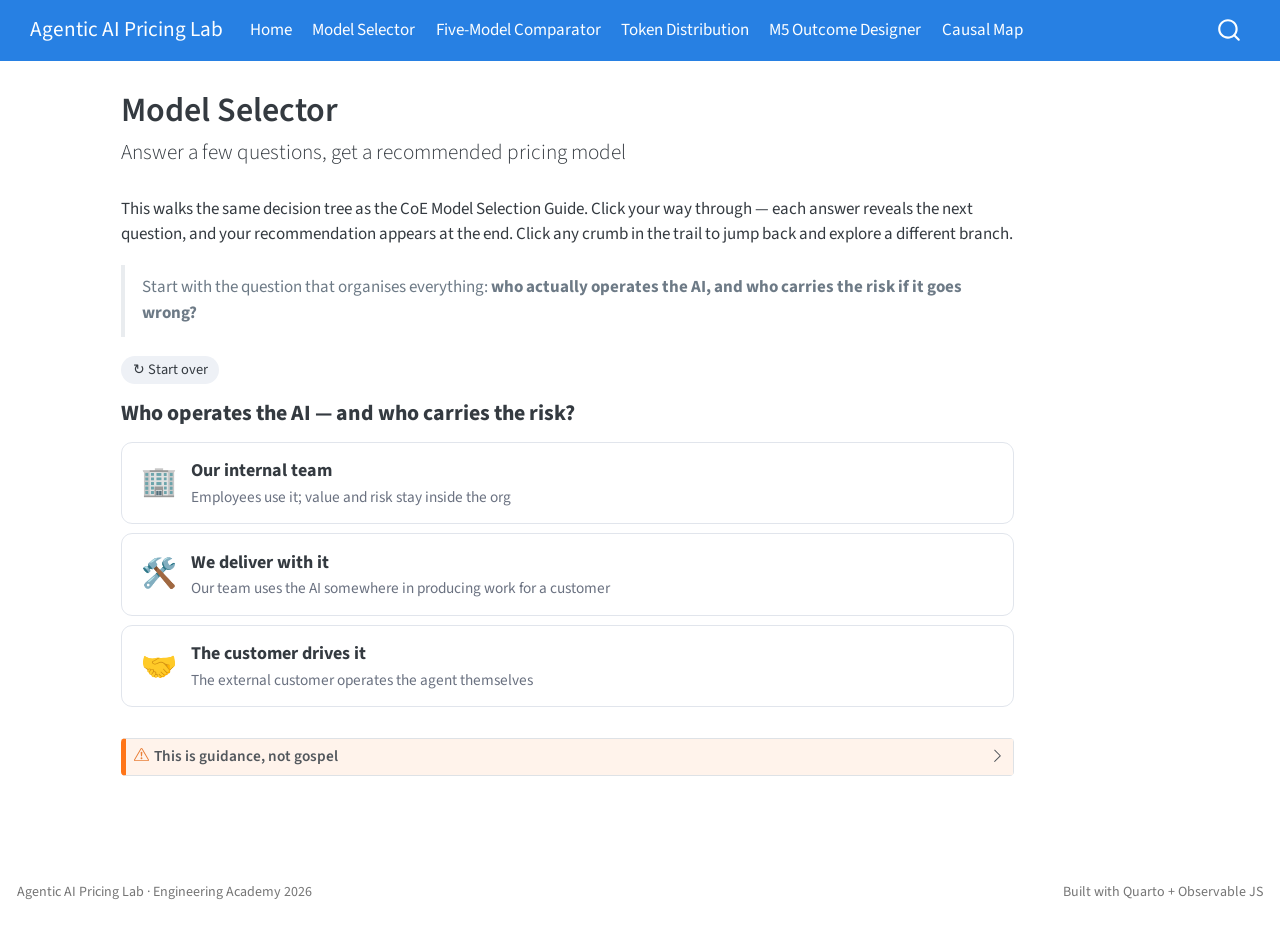
<file: docs/decision-tree.html>
<!DOCTYPE html>
<html xmlns="http://www.w3.org/1999/xhtml" lang="en" xml:lang="en"><head>

<meta charset="utf-8">
<meta name="generator" content="quarto-1.7.29">

<meta name="viewport" content="width=device-width, initial-scale=1.0, user-scalable=yes">


<title>Model Selector – Agentic AI Pricing Lab</title>
<style>
code{white-space: pre-wrap;}
span.smallcaps{font-variant: small-caps;}
div.columns{display: flex; gap: min(4vw, 1.5em);}
div.column{flex: auto; overflow-x: auto;}
div.hanging-indent{margin-left: 1.5em; text-indent: -1.5em;}
ul.task-list{list-style: none;}
ul.task-list li input[type="checkbox"] {
  width: 0.8em;
  margin: 0 0.8em 0.2em -1em; /* quarto-specific, see https://github.com/quarto-dev/quarto-cli/issues/4556 */ 
  vertical-align: middle;
}
/* CSS for syntax highlighting */
html { -webkit-text-size-adjust: 100%; }
pre > code.sourceCode { white-space: pre; position: relative; }
pre > code.sourceCode > span { display: inline-block; line-height: 1.25; }
pre > code.sourceCode > span:empty { height: 1.2em; }
.sourceCode { overflow: visible; }
code.sourceCode > span { color: inherit; text-decoration: inherit; }
div.sourceCode { margin: 1em 0; }
pre.sourceCode { margin: 0; }
@media screen {
div.sourceCode { overflow: auto; }
}
@media print {
pre > code.sourceCode { white-space: pre-wrap; }
pre > code.sourceCode > span { text-indent: -5em; padding-left: 5em; }
}
pre.numberSource code
  { counter-reset: source-line 0; }
pre.numberSource code > span
  { position: relative; left: -4em; counter-increment: source-line; }
pre.numberSource code > span > a:first-child::before
  { content: counter(source-line);
    position: relative; left: -1em; text-align: right; vertical-align: baseline;
    border: none; display: inline-block;
    -webkit-touch-callout: none; -webkit-user-select: none;
    -khtml-user-select: none; -moz-user-select: none;
    -ms-user-select: none; user-select: none;
    padding: 0 4px; width: 4em;
  }
pre.numberSource { margin-left: 3em;  padding-left: 4px; }
div.sourceCode
  {   }
@media screen {
pre > code.sourceCode > span > a:first-child::before { text-decoration: underline; }
}
</style>


<script src="site_libs/quarto-nav/quarto-nav.js"></script>
<script src="site_libs/quarto-nav/headroom.min.js"></script>
<script src="site_libs/clipboard/clipboard.min.js"></script>
<script src="site_libs/quarto-search/autocomplete.umd.js"></script>
<script src="site_libs/quarto-search/fuse.min.js"></script>
<script src="site_libs/quarto-search/quarto-search.js"></script>
<meta name="quarto:offset" content="./">
<script src="site_libs/quarto-html/quarto.js" type="module"></script>
<script src="site_libs/quarto-html/tabsets/tabsets.js" type="module"></script>
<script src="site_libs/quarto-html/popper.min.js"></script>
<script src="site_libs/quarto-html/tippy.umd.min.js"></script>
<script src="site_libs/quarto-html/anchor.min.js"></script>
<link href="site_libs/quarto-html/tippy.css" rel="stylesheet">
<link href="site_libs/quarto-html/quarto-syntax-highlighting-0815c480559380816a4d1ea211a47e91.css" rel="stylesheet" id="quarto-text-highlighting-styles">
<script src="site_libs/bootstrap/bootstrap.min.js"></script>
<link href="site_libs/bootstrap/bootstrap-icons.css" rel="stylesheet">
<link href="site_libs/bootstrap/bootstrap-fd2ced95396e46133fbf8d7370d09dcd.min.css" rel="stylesheet" append-hash="true" id="quarto-bootstrap" data-mode="light">
<script id="quarto-search-options" type="application/json">{
  "location": "navbar",
  "copy-button": false,
  "collapse-after": 3,
  "panel-placement": "end",
  "type": "overlay",
  "limit": 50,
  "keyboard-shortcut": [
    "f",
    "/",
    "s"
  ],
  "show-item-context": false,
  "language": {
    "search-no-results-text": "No results",
    "search-matching-documents-text": "matching documents",
    "search-copy-link-title": "Copy link to search",
    "search-hide-matches-text": "Hide additional matches",
    "search-more-match-text": "more match in this document",
    "search-more-matches-text": "more matches in this document",
    "search-clear-button-title": "Clear",
    "search-text-placeholder": "",
    "search-detached-cancel-button-title": "Cancel",
    "search-submit-button-title": "Submit",
    "search-label": "Search"
  }
}</script>
<script type="module" src="site_libs/quarto-ojs/quarto-ojs-runtime.js"></script>
<link href="site_libs/quarto-ojs/quarto-ojs.css" rel="stylesheet">


</head>

<body class="nav-fixed quarto-light">

<div id="quarto-search-results"></div>
  <header id="quarto-header" class="headroom fixed-top">
    <nav class="navbar navbar-expand-lg " data-bs-theme="dark">
      <div class="navbar-container container-fluid">
      <div class="navbar-brand-container mx-auto">
    <a class="navbar-brand" href="./index.html">
    <span class="navbar-title">Agentic AI Pricing Lab</span>
    </a>
  </div>
            <div id="quarto-search" class="" title="Search"></div>
          <button class="navbar-toggler" type="button" data-bs-toggle="collapse" data-bs-target="#navbarCollapse" aria-controls="navbarCollapse" role="menu" aria-expanded="false" aria-label="Toggle navigation" onclick="if (window.quartoToggleHeadroom) { window.quartoToggleHeadroom(); }">
  <span class="navbar-toggler-icon"></span>
</button>
          <div class="collapse navbar-collapse" id="navbarCollapse">
            <ul class="navbar-nav navbar-nav-scroll me-auto">
  <li class="nav-item">
    <a class="nav-link" href="./index.html"> 
<span class="menu-text">Home</span></a>
  </li>  
  <li class="nav-item">
    <a class="nav-link active" href="./decision-tree.html" aria-current="page"> 
<span class="menu-text">Model Selector</span></a>
  </li>  
  <li class="nav-item">
    <a class="nav-link" href="./comparator.html"> 
<span class="menu-text">Five-Model Comparator</span></a>
  </li>  
  <li class="nav-item">
    <a class="nav-link" href="./token-distribution.html"> 
<span class="menu-text">Token Distribution</span></a>
  </li>  
  <li class="nav-item">
    <a class="nav-link" href="./outcome-designer.html"> 
<span class="menu-text">M5 Outcome Designer</span></a>
  </li>  
  <li class="nav-item">
    <a class="nav-link" href="./causal-diagram.html"> 
<span class="menu-text">Causal Map</span></a>
  </li>  
</ul>
          </div> <!-- /navcollapse -->
            <div class="quarto-navbar-tools">
</div>
      </div> <!-- /container-fluid -->
    </nav>
</header>
<!-- content -->
<div id="quarto-content" class="quarto-container page-columns page-rows-contents page-layout-article page-navbar">
<!-- sidebar -->
<!-- margin-sidebar -->
    <div id="quarto-margin-sidebar" class="sidebar margin-sidebar zindex-bottom">
        
    </div>
<!-- main -->
<main class="content" id="quarto-document-content">

<header id="title-block-header" class="quarto-title-block default">
<div class="quarto-title">
<h1 class="title">Model Selector</h1>
<p class="subtitle lead">Answer a few questions, get a recommended pricing model</p>
</div>



<div class="quarto-title-meta">

    
  
    
  </div>
  


</header>


<p>This walks the same decision tree as the CoE Model Selection Guide. Click your way through — each answer reveals the next question, and your recommendation appears at the end. Click any crumb in the trail to jump back and explore a different branch.</p>
<blockquote class="blockquote">
<p>Start with the question that organises everything: <strong>who actually operates the AI, and who carries the risk if it goes wrong?</strong></p>
</blockquote>
<div class="cell">
<div class="sourceCode cell-code hidden" id="cb1" data-startfrom="14" data-source-offset="0"><pre class="sourceCode js code-with-copy"><code class="sourceCode javascript" style="counter-reset: source-line 13;"><span id="cb1-14"><a href="#cb1-14" aria-hidden="true" tabindex="-1"></a><span class="fu">html</span><span class="vs">`&lt;style&gt;</span></span>
<span id="cb1-15"><a href="#cb1-15" aria-hidden="true" tabindex="-1"></a><span class="vs">  .dt-card{display:flex;gap:.85em;align-items:center;border:1.5px solid #e1e5ec;border-radius:11px;</span></span>
<span id="cb1-16"><a href="#cb1-16" aria-hidden="true" tabindex="-1"></a><span class="vs">    padding:.85em 1.1em;margin:.55em 0;cursor:pointer;background:#fff;transition:all .14s ease;}</span></span>
<span id="cb1-17"><a href="#cb1-17" aria-hidden="true" tabindex="-1"></a><span class="vs">  .dt-card:hover{border-color:#0073E6;box-shadow:0 3px 14px rgba(0,115,230,.16);transform:translateY(-1px);}</span></span>
<span id="cb1-18"><a href="#cb1-18" aria-hidden="true" tabindex="-1"></a><span class="vs">  .dt-ico{font-size:1.7em;line-height:1;}</span></span>
<span id="cb1-19"><a href="#cb1-19" aria-hidden="true" tabindex="-1"></a><span class="vs">  .dt-t{font-weight:700;font-size:1.06em;}</span></span>
<span id="cb1-20"><a href="#cb1-20" aria-hidden="true" tabindex="-1"></a><span class="vs">  .dt-s{color:#6a7180;font-size:.9em;margin-top:.1em;}</span></span>
<span id="cb1-21"><a href="#cb1-21" aria-hidden="true" tabindex="-1"></a><span class="vs">  .dt-q{font-size:1.28em;font-weight:750;margin:.5em 0 .5em;}</span></span>
<span id="cb1-22"><a href="#cb1-22" aria-hidden="true" tabindex="-1"></a><span class="vs">  .dt-crumb{display:inline-flex;align-items:center;background:#eef1f6;border-radius:20px;padding:.22em .8em;</span></span>
<span id="cb1-23"><a href="#cb1-23" aria-hidden="true" tabindex="-1"></a><span class="vs">    margin:.15em .35em .15em 0;font-size:.85em;cursor:pointer;transition:background .12s;}</span></span>
<span id="cb1-24"><a href="#cb1-24" aria-hidden="true" tabindex="-1"></a><span class="vs">  .dt-crumb:hover{background:#dde3ec;}</span></span>
<span id="cb1-25"><a href="#cb1-25" aria-hidden="true" tabindex="-1"></a><span class="vs">  .risk-btn{display:inline-block;border:1.5px solid #e1e5ec;border-radius:8px;padding:.35em .8em;</span></span>
<span id="cb1-26"><a href="#cb1-26" aria-hidden="true" tabindex="-1"></a><span class="vs">    margin:.2em .35em .2em 0;cursor:pointer;font-size:.88em;font-weight:600;transition:all .12s;}</span></span>
<span id="cb1-27"><a href="#cb1-27" aria-hidden="true" tabindex="-1"></a><span class="vs">  .risk-btn:hover{border-color:#9aa3b0;}</span></span>
<span id="cb1-28"><a href="#cb1-28" aria-hidden="true" tabindex="-1"></a><span class="vs">&lt;/style&gt;`</span></span></code><button title="Copy to Clipboard" class="code-copy-button"><i class="bi"></i></button></pre></div>
<div id="dt-style" class="cell-output cell-output-display">
<div id="ojs-cell-1" data-nodetype="expression">

</div>
</div>
</div>
<div class="cell">
<div class="sourceCode cell-code hidden" id="cb2" data-startfrom="33" data-source-offset="0"><pre class="sourceCode js code-with-copy"><code class="sourceCode javascript" style="counter-reset: source-line 32;"><span id="cb2-33"><a href="#cb2-33" aria-hidden="true" tabindex="-1"></a><span class="co">// One reactive state object. Every click writes a NEW object here, which re-runs</span></span>
<span id="cb2-34"><a href="#cb2-34" aria-hidden="true" tabindex="-1"></a><span class="co">// the render cell below and emits a fresh node — the robust Quarto OJS idiom.</span></span>
<span id="cb2-35"><a href="#cb2-35" aria-hidden="true" tabindex="-1"></a>mutable dt_state <span class="op">=</span> ({<span class="dt">current</span><span class="op">:</span> <span class="st">"start"</span><span class="op">,</span> <span class="dt">path</span><span class="op">:</span> []<span class="op">,</span> <span class="dt">risk</span><span class="op">:</span> <span class="st">"med"</span>})</span></code><button title="Copy to Clipboard" class="code-copy-button"><i class="bi"></i></button></pre></div>
<div id="dt-state" class="cell-output cell-output-display">
<div id="ojs-cell-2" data-nodetype="declaration">

</div>
</div>
</div>
<div id="dt-data" class="cell">
<div class="sourceCode cell-code hidden" id="cb3" data-startfrom="41" data-source-offset="-0"><pre class="sourceCode js code-with-copy"><code class="sourceCode javascript" style="counter-reset: source-line 40;"><span id="cb3-41"><a href="#cb3-41" aria-hidden="true" tabindex="-1"></a>T1  <span class="op">=</span> [<span class="st">"Risk stays inside the org — price for cost recovery (0–20% margin)."</span><span class="op">,</span></span>
<span id="cb3-42"><a href="#cb3-42" aria-hidden="true" tabindex="-1"></a>       <span class="st">"Never under-price: FTE cost × replacement ratio is the floor, not infra cost."</span>]</span>
<span id="cb3-43"><a href="#cb3-43" aria-hidden="true" tabindex="-1"></a>AID <span class="op">=</span> [<span class="st">"Price the market rate for the DELIVERABLE — not your reduced cost. The efficiency gain is your margin."</span>]</span>
<span id="cb3-44"><a href="#cb3-44" aria-hidden="true" tabindex="-1"></a>T2  <span class="op">=</span> [<span class="st">"Differentiate on vertical compliance depth — not unit price. Hyperscalers win on cost."</span>]</span>
<span id="cb3-45"><a href="#cb3-45" aria-hidden="true" tabindex="-1"></a>T3  <span class="op">=</span> [<span class="st">"Hold risk reserves of 10–20% of revenue; open-ended liability lives here."</span>]</span>
<span id="cb3-46"><a href="#cb3-46" aria-hidden="true" tabindex="-1"></a><span class="co">// AID's guidance folds into Tier 3 below — direct billable delivery (dev agents</span></span>
<span id="cb3-47"><a href="#cb3-47" aria-hidden="true" tabindex="-1"></a><span class="co">// per PR, hourly virtual assistants, outcome-based delivery) is exactly the</span></span>
<span id="cb3-48"><a href="#cb3-48" aria-hidden="true" tabindex="-1"></a><span class="co">// Tier 3 (Digital Labor) use case per the CoE reference doc §3.4/§5.4, not a</span></span>
<span id="cb3-49"><a href="#cb3-49" aria-hidden="true" tabindex="-1"></a><span class="co">// separate 4th tier.</span></span>
<span id="cb3-50"><a href="#cb3-50" aria-hidden="true" tabindex="-1"></a>T3_AID <span class="op">=</span> [<span class="op">...</span>T3<span class="op">,</span> <span class="op">...</span>AID]</span>
<span id="cb3-51"><a href="#cb3-51" aria-hidden="true" tabindex="-1"></a></span>
<span id="cb3-52"><a href="#cb3-52" aria-hidden="true" tabindex="-1"></a>RISK <span class="op">=</span> [</span>
<span id="cb3-53"><a href="#cb3-53" aria-hidden="true" tabindex="-1"></a>  {<span class="dt">key</span><span class="op">:</span><span class="st">"low"</span><span class="op">,</span>  <span class="dt">label</span><span class="op">:</span><span class="st">"Low (1–3)"</span><span class="op">,</span>       <span class="dt">color</span><span class="op">:</span><span class="st">"#4AA82D"</span><span class="op">,</span> <span class="dt">approval</span><span class="op">:</span><span class="st">"Self-service / CoE notification"</span>}<span class="op">,</span></span>
<span id="cb3-54"><a href="#cb3-54" aria-hidden="true" tabindex="-1"></a>  {<span class="dt">key</span><span class="op">:</span><span class="st">"med"</span><span class="op">,</span>  <span class="dt">label</span><span class="op">:</span><span class="st">"Medium (4–6)"</span><span class="op">,</span>    <span class="dt">color</span><span class="op">:</span><span class="st">"#0073E6"</span><span class="op">,</span> <span class="dt">approval</span><span class="op">:</span><span class="st">"CoE approval"</span>}<span class="op">,</span></span>
<span id="cb3-55"><a href="#cb3-55" aria-hidden="true" tabindex="-1"></a>  {<span class="dt">key</span><span class="op">:</span><span class="st">"high"</span><span class="op">,</span> <span class="dt">label</span><span class="op">:</span><span class="st">"High (7–8)"</span><span class="op">,</span>      <span class="dt">color</span><span class="op">:</span><span class="st">"#E8830C"</span><span class="op">,</span> <span class="dt">approval</span><span class="op">:</span><span class="st">"Executive approval"</span>}<span class="op">,</span></span>
<span id="cb3-56"><a href="#cb3-56" aria-hidden="true" tabindex="-1"></a>  {<span class="dt">key</span><span class="op">:</span><span class="st">"crit"</span><span class="op">,</span> <span class="dt">label</span><span class="op">:</span><span class="st">"Critical (9–10)"</span><span class="op">,</span> <span class="dt">color</span><span class="op">:</span><span class="st">"#C0392B"</span><span class="op">,</span> <span class="dt">approval</span><span class="op">:</span><span class="st">"Board approval + E&amp;O insurance mandatory"</span>}<span class="op">,</span></span>
<span id="cb3-57"><a href="#cb3-57" aria-hidden="true" tabindex="-1"></a>]</span>
<span id="cb3-58"><a href="#cb3-58" aria-hidden="true" tabindex="-1"></a></span>
<span id="cb3-59"><a href="#cb3-59" aria-hidden="true" tabindex="-1"></a><span class="co">// Promoted gate/clause boxes (mirror the AID_GATE and CLAUSE nodes in the document)</span></span>
<span id="cb3-60"><a href="#cb3-60" aria-hidden="true" tabindex="-1"></a>GATE   <span class="op">=</span> ({<span class="dt">icon</span><span class="op">:</span><span class="st">"✋"</span><span class="op">,</span> <span class="dt">color</span><span class="op">:</span><span class="st">"#E8830C"</span><span class="op">,</span> <span class="dt">text</span><span class="op">:</span><span class="st">"MANDATORY QUALITY GATE — a human reviews every AI output before it reaches the customer."</span>})</span>
<span id="cb3-61"><a href="#cb3-61" aria-hidden="true" tabindex="-1"></a>CLAUSE <span class="op">=</span> ({<span class="dt">icon</span><span class="op">:</span><span class="st">"📌"</span><span class="op">,</span> <span class="dt">color</span><span class="op">:</span><span class="st">"#663894"</span><span class="op">,</span> <span class="dt">text</span><span class="op">:</span><span class="st">"ADD THE M5 OPTION CLAUSE AT SIGNATURE — agree the metric, baseline, floor and ceiling now, never retrofit at renewal."</span>})</span>
<span id="cb3-62"><a href="#cb3-62" aria-hidden="true" tabindex="-1"></a></span>
<span id="cb3-63"><a href="#cb3-63" aria-hidden="true" tabindex="-1"></a>TREE <span class="op">=</span> ({</span>
<span id="cb3-64"><a href="#cb3-64" aria-hidden="true" tabindex="-1"></a>  <span class="dt">start</span><span class="op">:</span> {<span class="dt">q</span><span class="op">:</span> <span class="st">"Who operates the AI — and who carries the risk?"</span><span class="op">,</span> <span class="dt">opts</span><span class="op">:</span> [</span>
<span id="cb3-65"><a href="#cb3-65" aria-hidden="true" tabindex="-1"></a>    {<span class="dt">key</span><span class="op">:</span><span class="st">"internal"</span><span class="op">,</span> <span class="dt">icon</span><span class="op">:</span><span class="st">"🏢"</span><span class="op">,</span> <span class="dt">title</span><span class="op">:</span><span class="st">"Our internal team"</span><span class="op">,</span> <span class="dt">sub</span><span class="op">:</span><span class="st">"Employees use it; value and risk stay inside the org"</span><span class="op">,</span> <span class="dt">next</span><span class="op">:</span><span class="st">"t1obj"</span>}<span class="op">,</span></span>
<span id="cb3-66"><a href="#cb3-66" aria-hidden="true" tabindex="-1"></a>    {<span class="dt">key</span><span class="op">:</span><span class="st">"aid"</span><span class="op">,</span>      <span class="dt">icon</span><span class="op">:</span><span class="st">"🛠️"</span><span class="op">,</span> <span class="dt">title</span><span class="op">:</span><span class="st">"We deliver with it"</span><span class="op">,</span>  <span class="dt">sub</span><span class="op">:</span><span class="st">"Our team uses the AI somewhere in producing work for a customer"</span><span class="op">,</span> <span class="dt">next</span><span class="op">:</span><span class="st">"aidSplit"</span>}<span class="op">,</span></span>
<span id="cb3-67"><a href="#cb3-67" aria-hidden="true" tabindex="-1"></a>    {<span class="dt">key</span><span class="op">:</span><span class="st">"external"</span><span class="op">,</span> <span class="dt">icon</span><span class="op">:</span><span class="st">"🤝"</span><span class="op">,</span> <span class="dt">title</span><span class="op">:</span><span class="st">"The customer drives it"</span><span class="op">,</span> <span class="dt">sub</span><span class="op">:</span><span class="st">"The external customer operates the agent themselves"</span><span class="op">,</span> <span class="dt">next</span><span class="op">:</span><span class="st">"namedRole"</span>}<span class="op">,</span></span>
<span id="cb3-68"><a href="#cb3-68" aria-hidden="true" tabindex="-1"></a>  ]}<span class="op">,</span></span>
<span id="cb3-69"><a href="#cb3-69" aria-hidden="true" tabindex="-1"></a>  <span class="dt">aidSplit</span><span class="op">:</span> {<span class="dt">q</span><span class="op">:</span> <span class="st">"How does the AI actually show up in the engagement?"</span><span class="op">,</span> <span class="dt">opts</span><span class="op">:</span> [</span>
<span id="cb3-70"><a href="#cb3-70" aria-hidden="true" tabindex="-1"></a>    {<span class="dt">key</span><span class="op">:</span><span class="st">"internal"</span><span class="op">,</span>  <span class="dt">icon</span><span class="op">:</span><span class="st">"🧑‍💻"</span><span class="op">,</span> <span class="dt">title</span><span class="op">:</span><span class="st">"Internal productivity tool"</span><span class="op">,</span> <span class="dt">sub</span><span class="op">:</span><span class="st">"e.g. an AI coding assistant — the customer still just buys our normal service"</span><span class="op">,</span> <span class="dt">next</span><span class="op">:</span><span class="st">"t1obj"</span>}<span class="op">,</span></span>
<span id="cb3-71"><a href="#cb3-71" aria-hidden="true" tabindex="-1"></a>    {<span class="dt">key</span><span class="op">:</span><span class="st">"platform"</span><span class="op">,</span>  <span class="dt">icon</span><span class="op">:</span><span class="st">"🧩"</span><span class="op">,</span>  <span class="dt">title</span><span class="op">:</span><span class="st">"We host a platform for the customer's own agents"</span><span class="op">,</span> <span class="dt">sub</span><span class="op">:</span><span class="st">"They deploy task-based agents on infrastructure we manage"</span><span class="op">,</span> <span class="dt">next</span><span class="op">:</span><span class="st">"t2auto"</span>}<span class="op">,</span></span>
<span id="cb3-72"><a href="#cb3-72" aria-hidden="true" tabindex="-1"></a>    {<span class="dt">key</span><span class="op">:</span><span class="st">"labor"</span><span class="op">,</span>     <span class="dt">icon</span><span class="op">:</span><span class="st">"🤖"</span><span class="op">,</span>  <span class="dt">title</span><span class="op">:</span><span class="st">"Our agents directly do the billable work"</span><span class="op">,</span> <span class="dt">sub</span><span class="op">:</span><span class="st">"Priced like digital labor — per PR, hourly, or on the outcome"</span><span class="op">,</span> <span class="dt">next</span><span class="op">:</span><span class="st">"aidContract"</span>}<span class="op">,</span></span>
<span id="cb3-73"><a href="#cb3-73" aria-hidden="true" tabindex="-1"></a>  ]}<span class="op">,</span></span>
<span id="cb3-74"><a href="#cb3-74" aria-hidden="true" tabindex="-1"></a>  <span class="dt">t1obj</span><span class="op">:</span> {<span class="dt">q</span><span class="op">:</span> <span class="st">"What is the primary objective?"</span><span class="op">,</span> <span class="dt">opts</span><span class="op">:</span> [</span>
<span id="cb3-75"><a href="#cb3-75" aria-hidden="true" tabindex="-1"></a>    {<span class="dt">key</span><span class="op">:</span><span class="st">"fte"</span><span class="op">,</span>   <span class="dt">icon</span><span class="op">:</span><span class="st">"👥"</span><span class="op">,</span> <span class="dt">title</span><span class="op">:</span><span class="st">"Replace / reduce headcount"</span><span class="op">,</span> <span class="dt">sub</span><span class="op">:</span><span class="st">"FTE-benchmarked"</span><span class="op">,</span> <span class="dt">next</span><span class="op">:</span><span class="st">"r_t1_m1"</span>}<span class="op">,</span></span>
<span id="cb3-76"><a href="#cb3-76" aria-hidden="true" tabindex="-1"></a>    {<span class="dt">key</span><span class="op">:</span><span class="st">"usage"</span><span class="op">,</span> <span class="dt">icon</span><span class="op">:</span><span class="st">"📊"</span><span class="op">,</span> <span class="dt">title</span><span class="op">:</span><span class="st">"Recover variable running costs"</span><span class="op">,</span> <span class="dt">sub</span><span class="op">:</span><span class="st">"Consumption-based"</span><span class="op">,</span> <span class="dt">next</span><span class="op">:</span><span class="st">"r_t1_m2"</span>}<span class="op">,</span></span>
<span id="cb3-77"><a href="#cb3-77" aria-hidden="true" tabindex="-1"></a>  ]}<span class="op">,</span></span>
<span id="cb3-78"><a href="#cb3-78" aria-hidden="true" tabindex="-1"></a>  <span class="dt">aidContract</span><span class="op">:</span> {<span class="dt">q</span><span class="op">:</span> <span class="st">"How does the customer pay you?"</span><span class="op">,</span> <span class="dt">opts</span><span class="op">:</span> [</span>
<span id="cb3-79"><a href="#cb3-79" aria-hidden="true" tabindex="-1"></a>    {<span class="dt">key</span><span class="op">:</span><span class="st">"task"</span><span class="op">,</span>    <span class="dt">icon</span><span class="op">:</span><span class="st">"📦"</span><span class="op">,</span> <span class="dt">title</span><span class="op">:</span><span class="st">"Fixed price per defined deliverable"</span><span class="op">,</span> <span class="dt">next</span><span class="op">:</span><span class="st">"r_aid_m3"</span>}<span class="op">,</span></span>
<span id="cb3-80"><a href="#cb3-80" aria-hidden="true" tabindex="-1"></a>    {<span class="dt">key</span><span class="op">:</span><span class="st">"tm"</span><span class="op">,</span>      <span class="dt">icon</span><span class="op">:</span><span class="st">"⏱️"</span><span class="op">,</span> <span class="dt">title</span><span class="op">:</span><span class="st">"Time &amp; materials at a professional rate"</span><span class="op">,</span> <span class="dt">next</span><span class="op">:</span><span class="st">"r_aid_m1"</span>}<span class="op">,</span></span>
<span id="cb3-81"><a href="#cb3-81" aria-hidden="true" tabindex="-1"></a>    {<span class="dt">key</span><span class="op">:</span><span class="st">"outcome"</span><span class="op">,</span> <span class="dt">icon</span><span class="op">:</span><span class="st">"🎯"</span><span class="op">,</span> <span class="dt">title</span><span class="op">:</span><span class="st">"On the business outcome achieved"</span><span class="op">,</span> <span class="dt">next</span><span class="op">:</span><span class="st">"aidGates"</span>}<span class="op">,</span></span>
<span id="cb3-82"><a href="#cb3-82" aria-hidden="true" tabindex="-1"></a>  ]}<span class="op">,</span></span>
<span id="cb3-83"><a href="#cb3-83" aria-hidden="true" tabindex="-1"></a>  <span class="dt">aidGates</span><span class="op">:</span> {<span class="dt">q</span><span class="op">:</span> <span class="st">"Are ALL outcome gates met?  (L4+ autonomy · audited baseline · attribution independently verifiable)"</span><span class="op">,</span> <span class="dt">opts</span><span class="op">:</span> [</span>
<span id="cb3-84"><a href="#cb3-84" aria-hidden="true" tabindex="-1"></a>    {<span class="dt">key</span><span class="op">:</span><span class="st">"yes"</span><span class="op">,</span> <span class="dt">icon</span><span class="op">:</span><span class="st">"✅"</span><span class="op">,</span> <span class="dt">title</span><span class="op">:</span><span class="st">"Yes — every gate is met"</span><span class="op">,</span> <span class="dt">next</span><span class="op">:</span><span class="st">"r_aid_m5"</span>}<span class="op">,</span></span>
<span id="cb3-85"><a href="#cb3-85" aria-hidden="true" tabindex="-1"></a>    {<span class="dt">key</span><span class="op">:</span><span class="st">"no"</span><span class="op">,</span>  <span class="dt">icon</span><span class="op">:</span><span class="st">"🚧"</span><span class="op">,</span> <span class="dt">title</span><span class="op">:</span><span class="st">"Not yet"</span><span class="op">,</span> <span class="dt">next</span><span class="op">:</span><span class="st">"r_aid_m4"</span>}<span class="op">,</span></span>
<span id="cb3-86"><a href="#cb3-86" aria-hidden="true" tabindex="-1"></a>  ]}<span class="op">,</span></span>
<span id="cb3-87"><a href="#cb3-87" aria-hidden="true" tabindex="-1"></a>  <span class="dt">namedRole</span><span class="op">:</span> {<span class="dt">q</span><span class="op">:</span> <span class="st">"Does the agent take a named role and exercise judgment for the customer?"</span><span class="op">,</span> <span class="dt">opts</span><span class="op">:</span> [</span>
<span id="cb3-88"><a href="#cb3-88" aria-hidden="true" tabindex="-1"></a>    {<span class="dt">key</span><span class="op">:</span><span class="st">"no"</span><span class="op">,</span>  <span class="dt">icon</span><span class="op">:</span><span class="st">"🔧"</span><span class="op">,</span> <span class="dt">title</span><span class="op">:</span><span class="st">"No — a tool under the customer's direction"</span><span class="op">,</span> <span class="dt">next</span><span class="op">:</span><span class="st">"t2auto"</span>}<span class="op">,</span></span>
<span id="cb3-89"><a href="#cb3-89" aria-hidden="true" tabindex="-1"></a>    {<span class="dt">key</span><span class="op">:</span><span class="st">"yes"</span><span class="op">,</span> <span class="dt">icon</span><span class="op">:</span><span class="st">"🧑‍💼"</span><span class="op">,</span> <span class="dt">title</span><span class="op">:</span><span class="st">"Yes — the customer delegates outcomes to it"</span><span class="op">,</span> <span class="dt">next</span><span class="op">:</span><span class="st">"prod"</span>}<span class="op">,</span></span>
<span id="cb3-90"><a href="#cb3-90" aria-hidden="true" tabindex="-1"></a>  ]}<span class="op">,</span></span>
<span id="cb3-91"><a href="#cb3-91" aria-hidden="true" tabindex="-1"></a>  <span class="dt">prod</span><span class="op">:</span> {<span class="dt">q</span><span class="op">:</span> <span class="st">"Does it clear the productivity gate — at least 1.2× a human?"</span><span class="op">,</span> <span class="dt">opts</span><span class="op">:</span> [</span>
<span id="cb3-92"><a href="#cb3-92" aria-hidden="true" tabindex="-1"></a>    {<span class="dt">key</span><span class="op">:</span><span class="st">"yes"</span><span class="op">,</span> <span class="dt">icon</span><span class="op">:</span><span class="st">"🚀"</span><span class="op">,</span> <span class="dt">title</span><span class="op">:</span><span class="st">"Yes (≥ 1.2×)"</span><span class="op">,</span> <span class="dt">next</span><span class="op">:</span><span class="st">"t3gates"</span>}<span class="op">,</span></span>
<span id="cb3-93"><a href="#cb3-93" aria-hidden="true" tabindex="-1"></a>    {<span class="dt">key</span><span class="op">:</span><span class="st">"no"</span><span class="op">,</span>  <span class="dt">icon</span><span class="op">:</span><span class="st">"🐢"</span><span class="op">,</span> <span class="dt">title</span><span class="op">:</span><span class="st">"No (&lt; 1.2×)"</span><span class="op">,</span> <span class="dt">sub</span><span class="op">:</span><span class="st">"Stay at Tier 2"</span><span class="op">,</span> <span class="dt">next</span><span class="op">:</span><span class="st">"t2auto"</span>}<span class="op">,</span></span>
<span id="cb3-94"><a href="#cb3-94" aria-hidden="true" tabindex="-1"></a>  ]}<span class="op">,</span></span>
<span id="cb3-95"><a href="#cb3-95" aria-hidden="true" tabindex="-1"></a>  <span class="dt">t2auto</span><span class="op">:</span> {<span class="dt">q</span><span class="op">:</span> <span class="st">"Customer maturity &amp; autonomy level?"</span><span class="op">,</span> <span class="dt">opts</span><span class="op">:</span> [</span>
<span id="cb3-96"><a href="#cb3-96" aria-hidden="true" tabindex="-1"></a>    {<span class="dt">key</span><span class="op">:</span><span class="st">"low"</span><span class="op">,</span>  <span class="dt">icon</span><span class="op">:</span><span class="st">"🔌"</span><span class="op">,</span> <span class="dt">title</span><span class="op">:</span><span class="st">"L1–L2 · an API or task service"</span><span class="op">,</span> <span class="dt">next</span><span class="op">:</span><span class="st">"t2charge"</span>}<span class="op">,</span></span>
<span id="cb3-97"><a href="#cb3-97" aria-hidden="true" tabindex="-1"></a>    {<span class="dt">key</span><span class="op">:</span><span class="st">"high"</span><span class="op">,</span> <span class="dt">icon</span><span class="op">:</span><span class="st">"🔗"</span><span class="op">,</span> <span class="dt">title</span><span class="op">:</span><span class="st">"L3+ · integration depth is growing"</span><span class="op">,</span> <span class="dt">next</span><span class="op">:</span><span class="st">"r_t2_m4"</span>}<span class="op">,</span></span>
<span id="cb3-98"><a href="#cb3-98" aria-hidden="true" tabindex="-1"></a>  ]}<span class="op">,</span></span>
<span id="cb3-99"><a href="#cb3-99" aria-hidden="true" tabindex="-1"></a>  <span class="dt">t2charge</span><span class="op">:</span> {<span class="dt">q</span><span class="op">:</span> <span class="st">"Preferred charging basis?"</span><span class="op">,</span> <span class="dt">opts</span><span class="op">:</span> [</span>
<span id="cb3-100"><a href="#cb3-100" aria-hidden="true" tabindex="-1"></a>    {<span class="dt">key</span><span class="op">:</span><span class="st">"usage"</span><span class="op">,</span> <span class="dt">icon</span><span class="op">:</span><span class="st">"📊"</span><span class="op">,</span> <span class="dt">title</span><span class="op">:</span><span class="st">"Volume / token consumption"</span><span class="op">,</span> <span class="dt">next</span><span class="op">:</span><span class="st">"r_t2_m2"</span>}<span class="op">,</span></span>
<span id="cb3-101"><a href="#cb3-101" aria-hidden="true" tabindex="-1"></a>    {<span class="dt">key</span><span class="op">:</span><span class="st">"task"</span><span class="op">,</span>  <span class="dt">icon</span><span class="op">:</span><span class="st">"📦"</span><span class="op">,</span> <span class="dt">title</span><span class="op">:</span><span class="st">"Per task or deliverable"</span><span class="op">,</span> <span class="dt">next</span><span class="op">:</span><span class="st">"r_t2_m3"</span>}<span class="op">,</span></span>
<span id="cb3-102"><a href="#cb3-102" aria-hidden="true" tabindex="-1"></a>  ]}<span class="op">,</span></span>
<span id="cb3-103"><a href="#cb3-103" aria-hidden="true" tabindex="-1"></a>  <span class="dt">t3gates</span><span class="op">:</span> {<span class="dt">q</span><span class="op">:</span> <span class="st">"L4+ autonomy AND customer maturity assessed as High?"</span><span class="op">,</span> <span class="dt">opts</span><span class="op">:</span> [</span>
<span id="cb3-104"><a href="#cb3-104" aria-hidden="true" tabindex="-1"></a>    {<span class="dt">key</span><span class="op">:</span><span class="st">"yes"</span><span class="op">,</span> <span class="dt">icon</span><span class="op">:</span><span class="st">"✅"</span><span class="op">,</span> <span class="dt">title</span><span class="op">:</span><span class="st">"Yes — all gates met"</span><span class="op">,</span> <span class="dt">next</span><span class="op">:</span><span class="st">"t3attr"</span>}<span class="op">,</span></span>
<span id="cb3-105"><a href="#cb3-105" aria-hidden="true" tabindex="-1"></a>    {<span class="dt">key</span><span class="op">:</span><span class="st">"no"</span><span class="op">,</span>  <span class="dt">icon</span><span class="op">:</span><span class="st">"🚧"</span><span class="op">,</span> <span class="dt">title</span><span class="op">:</span><span class="st">"Not yet"</span><span class="op">,</span> <span class="dt">next</span><span class="op">:</span><span class="st">"t3entry"</span>}<span class="op">,</span></span>
<span id="cb3-106"><a href="#cb3-106" aria-hidden="true" tabindex="-1"></a>  ]}<span class="op">,</span></span>
<span id="cb3-107"><a href="#cb3-107" aria-hidden="true" tabindex="-1"></a>  <span class="dt">t3entry</span><span class="op">:</span> {<span class="dt">q</span><span class="op">:</span> <span class="st">"Entry model for Tier 3?"</span><span class="op">,</span> <span class="dt">opts</span><span class="op">:</span> [</span>
<span id="cb3-108"><a href="#cb3-108" aria-hidden="true" tabindex="-1"></a>    {<span class="dt">key</span><span class="op">:</span><span class="st">"seat"</span><span class="op">,</span> <span class="dt">icon</span><span class="op">:</span><span class="st">"🪑"</span><span class="op">,</span> <span class="dt">title</span><span class="op">:</span><span class="st">"FTE-benchmarked role pricing"</span><span class="op">,</span> <span class="dt">next</span><span class="op">:</span><span class="st">"r_t3_m1"</span>}<span class="op">,</span></span>
<span id="cb3-109"><a href="#cb3-109" aria-hidden="true" tabindex="-1"></a>    {<span class="dt">key</span><span class="op">:</span><span class="st">"task"</span><span class="op">,</span> <span class="dt">icon</span><span class="op">:</span><span class="st">"📦"</span><span class="op">,</span> <span class="dt">title</span><span class="op">:</span><span class="st">"Per deliverable"</span><span class="op">,</span> <span class="dt">next</span><span class="op">:</span><span class="st">"r_t3_m3"</span>}<span class="op">,</span></span>
<span id="cb3-110"><a href="#cb3-110" aria-hidden="true" tabindex="-1"></a>  ]}<span class="op">,</span></span>
<span id="cb3-111"><a href="#cb3-111" aria-hidden="true" tabindex="-1"></a>  <span class="dt">t3attr</span><span class="op">:</span> {<span class="dt">q</span><span class="op">:</span> <span class="st">"Can the outcome be verified by a system neither party controls?"</span><span class="op">,</span> <span class="dt">opts</span><span class="op">:</span> [</span>
<span id="cb3-112"><a href="#cb3-112" aria-hidden="true" tabindex="-1"></a>    {<span class="dt">key</span><span class="op">:</span><span class="st">"yes"</span><span class="op">,</span> <span class="dt">icon</span><span class="op">:</span><span class="st">"🛰️"</span><span class="op">,</span> <span class="dt">title</span><span class="op">:</span><span class="st">"Yes — independently verifiable"</span><span class="op">,</span> <span class="dt">next</span><span class="op">:</span><span class="st">"r_t3_m5"</span>}<span class="op">,</span></span>
<span id="cb3-113"><a href="#cb3-113" aria-hidden="true" tabindex="-1"></a>    {<span class="dt">key</span><span class="op">:</span><span class="st">"no"</span><span class="op">,</span>  <span class="dt">icon</span><span class="op">:</span><span class="st">"⚖️"</span><span class="op">,</span> <span class="dt">title</span><span class="op">:</span><span class="st">"No / contested"</span><span class="op">,</span> <span class="dt">next</span><span class="op">:</span><span class="st">"r_t3_m4"</span>}<span class="op">,</span></span>
<span id="cb3-114"><a href="#cb3-114" aria-hidden="true" tabindex="-1"></a>  ]}<span class="op">,</span></span>
<span id="cb3-115"><a href="#cb3-115" aria-hidden="true" tabindex="-1"></a>  <span class="co">// ---------- results ----------</span></span>
<span id="cb3-116"><a href="#cb3-116" aria-hidden="true" tabindex="-1"></a>  <span class="dt">r_t1_m1</span><span class="op">:</span> {<span class="dt">result</span><span class="op">:</span>{<span class="dt">tier</span><span class="op">:</span><span class="st">"Tier 1 · Internal Operations"</span><span class="op">,</span> <span class="dt">color</span><span class="op">:</span><span class="st">"#0073E6"</span><span class="op">,</span> <span class="dt">model</span><span class="op">:</span><span class="st">"M1 · Per Seat"</span><span class="op">,</span> <span class="dt">notes</span><span class="op">:</span>T1}}<span class="op">,</span></span>
<span id="cb3-117"><a href="#cb3-117" aria-hidden="true" tabindex="-1"></a>  <span class="dt">r_t1_m2</span><span class="op">:</span> {<span class="dt">result</span><span class="op">:</span>{<span class="dt">tier</span><span class="op">:</span><span class="st">"Tier 1 · Internal Operations"</span><span class="op">,</span> <span class="dt">color</span><span class="op">:</span><span class="st">"#0073E6"</span><span class="op">,</span> <span class="dt">model</span><span class="op">:</span><span class="st">"M2 · Usage"</span><span class="op">,</span> <span class="dt">notes</span><span class="op">:</span>T1}}<span class="op">,</span></span>
<span id="cb3-118"><a href="#cb3-118" aria-hidden="true" tabindex="-1"></a>  <span class="dt">r_aid_m3</span><span class="op">:</span>{<span class="dt">result</span><span class="op">:</span>{<span class="dt">tier</span><span class="op">:</span><span class="st">"Tier 3 · Digital Labour"</span><span class="op">,</span> <span class="dt">color</span><span class="op">:</span><span class="st">"#EF5E82"</span><span class="op">,</span> <span class="dt">model</span><span class="op">:</span><span class="st">"M3 · Task-Based"</span><span class="op">,</span> <span class="dt">notes</span><span class="op">:</span>T3_AID<span class="op">,</span> <span class="dt">badges</span><span class="op">:</span>[GATE]}}<span class="op">,</span></span>
<span id="cb3-119"><a href="#cb3-119" aria-hidden="true" tabindex="-1"></a>  <span class="dt">r_aid_m1</span><span class="op">:</span>{<span class="dt">result</span><span class="op">:</span>{<span class="dt">tier</span><span class="op">:</span><span class="st">"Tier 3 · Digital Labour"</span><span class="op">,</span> <span class="dt">color</span><span class="op">:</span><span class="st">"#EF5E82"</span><span class="op">,</span> <span class="dt">model</span><span class="op">:</span><span class="st">"M1 · Per Seat (manday rate)"</span><span class="op">,</span> <span class="dt">notes</span><span class="op">:</span>T3_AID<span class="op">,</span> <span class="dt">badges</span><span class="op">:</span>[GATE]}}<span class="op">,</span></span>
<span id="cb3-120"><a href="#cb3-120" aria-hidden="true" tabindex="-1"></a>  <span class="dt">r_aid_m5</span><span class="op">:</span>{<span class="dt">result</span><span class="op">:</span>{<span class="dt">tier</span><span class="op">:</span><span class="st">"Tier 3 · Digital Labour"</span><span class="op">,</span> <span class="dt">color</span><span class="op">:</span><span class="st">"#EF5E82"</span><span class="op">,</span> <span class="dt">model</span><span class="op">:</span><span class="st">"M5 · Outcome-Based"</span><span class="op">,</span> <span class="dt">notes</span><span class="op">:</span>[<span class="op">...</span>T3_AID<span class="op">,</span> <span class="st">"Outcome must be verifiable against the original project estimate."</span>]<span class="op">,</span> <span class="dt">badges</span><span class="op">:</span>[GATE]}}<span class="op">,</span></span>
<span id="cb3-121"><a href="#cb3-121" aria-hidden="true" tabindex="-1"></a>  <span class="dt">r_aid_m4</span><span class="op">:</span>{<span class="dt">result</span><span class="op">:</span>{<span class="dt">tier</span><span class="op">:</span><span class="st">"Tier 3 · Digital Labour"</span><span class="op">,</span> <span class="dt">color</span><span class="op">:</span><span class="st">"#EF5E82"</span><span class="op">,</span> <span class="dt">model</span><span class="op">:</span><span class="st">"M4 · Hybrid (+ M5 option clause)"</span><span class="op">,</span> <span class="dt">notes</span><span class="op">:</span>T3_AID<span class="op">,</span> <span class="dt">badges</span><span class="op">:</span>[GATE<span class="op">,</span> CLAUSE]}}<span class="op">,</span></span>
<span id="cb3-122"><a href="#cb3-122" aria-hidden="true" tabindex="-1"></a>  <span class="dt">r_t2_m4</span><span class="op">:</span> {<span class="dt">result</span><span class="op">:</span>{<span class="dt">tier</span><span class="op">:</span><span class="st">"Tier 2 · Platform Services"</span><span class="op">,</span> <span class="dt">color</span><span class="op">:</span><span class="st">"#663894"</span><span class="op">,</span> <span class="dt">model</span><span class="op">:</span><span class="st">"M4 · Hybrid"</span><span class="op">,</span> <span class="dt">notes</span><span class="op">:</span>T2<span class="op">,</span> <span class="dt">badges</span><span class="op">:</span>[CLAUSE]}}<span class="op">,</span></span>
<span id="cb3-123"><a href="#cb3-123" aria-hidden="true" tabindex="-1"></a>  <span class="dt">r_t2_m2</span><span class="op">:</span> {<span class="dt">result</span><span class="op">:</span>{<span class="dt">tier</span><span class="op">:</span><span class="st">"Tier 2 · Platform Services"</span><span class="op">,</span> <span class="dt">color</span><span class="op">:</span><span class="st">"#663894"</span><span class="op">,</span> <span class="dt">model</span><span class="op">:</span><span class="st">"M2 · Usage"</span><span class="op">,</span> <span class="dt">notes</span><span class="op">:</span>[<span class="op">...</span>T2<span class="op">,</span> <span class="st">"Put consumption caps in the contract — guard against bill shock."</span>]}}<span class="op">,</span></span>
<span id="cb3-124"><a href="#cb3-124" aria-hidden="true" tabindex="-1"></a>  <span class="dt">r_t2_m3</span><span class="op">:</span> {<span class="dt">result</span><span class="op">:</span>{<span class="dt">tier</span><span class="op">:</span><span class="st">"Tier 2 · Platform Services"</span><span class="op">,</span> <span class="dt">color</span><span class="op">:</span><span class="st">"#663894"</span><span class="op">,</span> <span class="dt">model</span><span class="op">:</span><span class="st">"M3 · Task-Based"</span><span class="op">,</span> <span class="dt">notes</span><span class="op">:</span>[<span class="op">...</span>T2<span class="op">,</span> <span class="st">"Set the task-price floor from P90 token cost, not the mean."</span>]}}<span class="op">,</span></span>
<span id="cb3-125"><a href="#cb3-125" aria-hidden="true" tabindex="-1"></a>  <span class="dt">r_t3_m1</span><span class="op">:</span> {<span class="dt">result</span><span class="op">:</span>{<span class="dt">tier</span><span class="op">:</span><span class="st">"Tier 3 · Digital Labour"</span><span class="op">,</span> <span class="dt">color</span><span class="op">:</span><span class="st">"#EF5E82"</span><span class="op">,</span> <span class="dt">model</span><span class="op">:</span><span class="st">"M1 · Per Seat"</span><span class="op">,</span> <span class="dt">notes</span><span class="op">:</span>[<span class="op">...</span>T3<span class="op">,</span> <span class="st">"Not yet at full Tier 3 gates — enter here and build toward M5."</span>]}}<span class="op">,</span></span>
<span id="cb3-126"><a href="#cb3-126" aria-hidden="true" tabindex="-1"></a>  <span class="dt">r_t3_m3</span><span class="op">:</span> {<span class="dt">result</span><span class="op">:</span>{<span class="dt">tier</span><span class="op">:</span><span class="st">"Tier 3 · Digital Labour"</span><span class="op">,</span> <span class="dt">color</span><span class="op">:</span><span class="st">"#EF5E82"</span><span class="op">,</span> <span class="dt">model</span><span class="op">:</span><span class="st">"M3 · Task-Based"</span><span class="op">,</span> <span class="dt">notes</span><span class="op">:</span>[<span class="op">...</span>T3<span class="op">,</span> <span class="st">"Per-deliverable pricing builds the baseline data you'll need for outcomes."</span>]}}<span class="op">,</span></span>
<span id="cb3-127"><a href="#cb3-127" aria-hidden="true" tabindex="-1"></a>  <span class="dt">r_t3_m5</span><span class="op">:</span> {<span class="dt">result</span><span class="op">:</span>{<span class="dt">tier</span><span class="op">:</span><span class="st">"Tier 3 · Digital Labour"</span><span class="op">,</span> <span class="dt">color</span><span class="op">:</span><span class="st">"#EF5E82"</span><span class="op">,</span> <span class="dt">model</span><span class="op">:</span><span class="st">"M5 · Outcome-Based"</span><span class="op">,</span> <span class="dt">notes</span><span class="op">:</span>[<span class="op">...</span>T3<span class="op">,</span> <span class="st">"Mandatory: E&amp;O insurance, audited baseline, 24-month term, CoE Director approval."</span>]}}<span class="op">,</span></span>
<span id="cb3-128"><a href="#cb3-128" aria-hidden="true" tabindex="-1"></a>  <span class="dt">r_t3_m4</span><span class="op">:</span> {<span class="dt">result</span><span class="op">:</span>{<span class="dt">tier</span><span class="op">:</span><span class="st">"Tier 3 · Digital Labour"</span><span class="op">,</span> <span class="dt">color</span><span class="op">:</span><span class="st">"#EF5E82"</span><span class="op">,</span> <span class="dt">model</span><span class="op">:</span><span class="st">"M4 · Hybrid (+ M5 option clause)"</span><span class="op">,</span> <span class="dt">notes</span><span class="op">:</span>[<span class="op">...</span>T3<span class="op">,</span> <span class="st">"Attribution contested — fall back to hybrid and keep the M5 option open."</span>]<span class="op">,</span> <span class="dt">badges</span><span class="op">:</span>[CLAUSE]}}<span class="op">,</span></span>
<span id="cb3-129"><a href="#cb3-129" aria-hidden="true" tabindex="-1"></a>})</span></code><button title="Copy to Clipboard" class="code-copy-button"><i class="bi"></i></button></pre></div>
<div class="cell-output cell-output-display">
<div id="dt-data-1">
<div id="ojs-cell-3-1" data-nodetype="declaration">

</div>
</div>
</div>
<div class="cell-output cell-output-display">
<div id="dt-data-2">
<div id="ojs-cell-3-2" data-nodetype="declaration">

</div>
</div>
</div>
<div class="cell-output cell-output-display">
<div id="dt-data-3">
<div id="ojs-cell-3-3" data-nodetype="declaration">

</div>
</div>
</div>
<div class="cell-output cell-output-display">
<div id="dt-data-4">
<div id="ojs-cell-3-4" data-nodetype="declaration">

</div>
</div>
</div>
<div class="cell-output cell-output-display">
<div id="dt-data-5">
<div id="ojs-cell-3-5" data-nodetype="declaration">

</div>
</div>
</div>
<div class="cell-output cell-output-display">
<div id="dt-data-6">
<div id="ojs-cell-3-6" data-nodetype="declaration">

</div>
</div>
</div>
<div class="cell-output cell-output-display">
<div id="dt-data-7">
<div id="ojs-cell-3-7" data-nodetype="declaration">

</div>
</div>
</div>
<div class="cell-output cell-output-display">
<div id="dt-data-8">
<div id="ojs-cell-3-8" data-nodetype="declaration">

</div>
</div>
</div>
<div class="cell-output cell-output-display">
<div id="dt-data-9">
<div id="ojs-cell-3-9" data-nodetype="declaration">

</div>
</div>
</div>
</div>
<div class="cell">
<div class="sourceCode cell-code hidden" id="cb4" data-startfrom="133" data-source-offset="0"><pre class="sourceCode js code-with-copy"><code class="sourceCode javascript" style="counter-reset: source-line 132;"><span id="cb4-133"><a href="#cb4-133" aria-hidden="true" tabindex="-1"></a>{</span>
<span id="cb4-134"><a href="#cb4-134" aria-hidden="true" tabindex="-1"></a>  <span class="kw">const</span> s <span class="op">=</span> dt_state<span class="op">;</span>                        <span class="co">// reactive dependency — re-runs on each click</span></span>
<span id="cb4-135"><a href="#cb4-135" aria-hidden="true" tabindex="-1"></a>  <span class="kw">const</span> wrap <span class="op">=</span> <span class="fu">html</span><span class="vs">`&lt;div&gt;&lt;/div&gt;`</span><span class="op">;</span></span>
<span id="cb4-136"><a href="#cb4-136" aria-hidden="true" tabindex="-1"></a></span>
<span id="cb4-137"><a href="#cb4-137" aria-hidden="true" tabindex="-1"></a>  <span class="co">// ---- breadcrumb trail ----</span></span>
<span id="cb4-138"><a href="#cb4-138" aria-hidden="true" tabindex="-1"></a>  <span class="kw">const</span> bc <span class="op">=</span> <span class="fu">html</span><span class="vs">`&lt;div style="margin-bottom:.7em;"&gt;&lt;/div&gt;`</span><span class="op">;</span></span>
<span id="cb4-139"><a href="#cb4-139" aria-hidden="true" tabindex="-1"></a>  <span class="kw">const</span> start <span class="op">=</span> <span class="fu">html</span><span class="vs">`&lt;span class="dt-crumb"&gt;↻ Start over&lt;/span&gt;`</span><span class="op">;</span></span>
<span id="cb4-140"><a href="#cb4-140" aria-hidden="true" tabindex="-1"></a>  start<span class="op">.</span><span class="fu">addEventListener</span>(<span class="st">"click"</span><span class="op">,</span> () <span class="kw">=&gt;</span> { mutable dt_state <span class="op">=</span> {<span class="dt">current</span><span class="op">:</span><span class="st">"start"</span><span class="op">,</span> <span class="dt">path</span><span class="op">:</span>[]<span class="op">,</span> <span class="dt">risk</span><span class="op">:</span>s<span class="op">.</span><span class="at">risk</span>}<span class="op">;</span> })<span class="op">;</span></span>
<span id="cb4-141"><a href="#cb4-141" aria-hidden="true" tabindex="-1"></a>  bc<span class="op">.</span><span class="fu">append</span>(start)<span class="op">;</span></span>
<span id="cb4-142"><a href="#cb4-142" aria-hidden="true" tabindex="-1"></a>  s<span class="op">.</span><span class="at">path</span><span class="op">.</span><span class="fu">forEach</span>((p<span class="op">,</span> i) <span class="kw">=&gt;</span> {</span>
<span id="cb4-143"><a href="#cb4-143" aria-hidden="true" tabindex="-1"></a>    <span class="kw">const</span> cr <span class="op">=</span> <span class="fu">html</span><span class="vs">`&lt;span class="dt-crumb"&gt;</span><span class="sc">${</span>p<span class="op">.</span><span class="at">title</span><span class="sc">}</span><span class="vs">&lt;/span&gt;`</span><span class="op">;</span></span>
<span id="cb4-144"><a href="#cb4-144" aria-hidden="true" tabindex="-1"></a>    cr<span class="op">.</span><span class="fu">addEventListener</span>(<span class="st">"click"</span><span class="op">,</span> () <span class="kw">=&gt;</span> { mutable dt_state <span class="op">=</span> {<span class="dt">current</span><span class="op">:</span>p<span class="op">.</span><span class="at">node</span><span class="op">,</span> <span class="dt">path</span><span class="op">:</span>s<span class="op">.</span><span class="at">path</span><span class="op">.</span><span class="fu">slice</span>(<span class="dv">0</span><span class="op">,</span>i)<span class="op">,</span> <span class="dt">risk</span><span class="op">:</span>s<span class="op">.</span><span class="at">risk</span>}<span class="op">;</span> })<span class="op">;</span></span>
<span id="cb4-145"><a href="#cb4-145" aria-hidden="true" tabindex="-1"></a>    bc<span class="op">.</span><span class="fu">append</span>(cr)<span class="op">;</span></span>
<span id="cb4-146"><a href="#cb4-146" aria-hidden="true" tabindex="-1"></a>  })<span class="op">;</span></span>
<span id="cb4-147"><a href="#cb4-147" aria-hidden="true" tabindex="-1"></a>  wrap<span class="op">.</span><span class="fu">append</span>(bc)<span class="op">;</span></span>
<span id="cb4-148"><a href="#cb4-148" aria-hidden="true" tabindex="-1"></a></span>
<span id="cb4-149"><a href="#cb4-149" aria-hidden="true" tabindex="-1"></a>  <span class="kw">const</span> node <span class="op">=</span> TREE[s<span class="op">.</span><span class="at">current</span>]<span class="op">;</span></span>
<span id="cb4-150"><a href="#cb4-150" aria-hidden="true" tabindex="-1"></a></span>
<span id="cb4-151"><a href="#cb4-151" aria-hidden="true" tabindex="-1"></a>  <span class="cf">if</span> (node<span class="op">.</span><span class="at">q</span>) {</span>
<span id="cb4-152"><a href="#cb4-152" aria-hidden="true" tabindex="-1"></a>    wrap<span class="op">.</span><span class="fu">append</span>(<span class="fu">html</span><span class="vs">`&lt;div class="dt-q"&gt;</span><span class="sc">${</span>node<span class="op">.</span><span class="at">q</span><span class="sc">}</span><span class="vs">&lt;/div&gt;`</span>)<span class="op">;</span></span>
<span id="cb4-153"><a href="#cb4-153" aria-hidden="true" tabindex="-1"></a>    node<span class="op">.</span><span class="at">opts</span><span class="op">.</span><span class="fu">forEach</span>(opt <span class="kw">=&gt;</span> {</span>
<span id="cb4-154"><a href="#cb4-154" aria-hidden="true" tabindex="-1"></a>      <span class="kw">const</span> c <span class="op">=</span> <span class="fu">html</span><span class="vs">`&lt;div class="dt-card"&gt;</span></span>
<span id="cb4-155"><a href="#cb4-155" aria-hidden="true" tabindex="-1"></a><span class="vs">        &lt;div class="dt-ico"&gt;</span><span class="sc">${</span>opt<span class="op">.</span><span class="at">icon</span> <span class="op">||</span> <span class="st">""</span><span class="sc">}</span><span class="vs">&lt;/div&gt;</span></span>
<span id="cb4-156"><a href="#cb4-156" aria-hidden="true" tabindex="-1"></a><span class="vs">        &lt;div&gt;&lt;div class="dt-t"&gt;</span><span class="sc">${</span>opt<span class="op">.</span><span class="at">title</span><span class="sc">}</span><span class="vs">&lt;/div&gt;&lt;div class="dt-s"&gt;</span><span class="sc">${</span>opt<span class="op">.</span><span class="at">sub</span> <span class="op">||</span> <span class="st">""</span><span class="sc">}</span><span class="vs">&lt;/div&gt;&lt;/div&gt;</span></span>
<span id="cb4-157"><a href="#cb4-157" aria-hidden="true" tabindex="-1"></a><span class="vs">      &lt;/div&gt;`</span><span class="op">;</span></span>
<span id="cb4-158"><a href="#cb4-158" aria-hidden="true" tabindex="-1"></a>      c<span class="op">.</span><span class="fu">addEventListener</span>(<span class="st">"click"</span><span class="op">,</span> () <span class="kw">=&gt;</span> {</span>
<span id="cb4-159"><a href="#cb4-159" aria-hidden="true" tabindex="-1"></a>        mutable dt_state <span class="op">=</span> {</span>
<span id="cb4-160"><a href="#cb4-160" aria-hidden="true" tabindex="-1"></a>          <span class="dt">current</span><span class="op">:</span> opt<span class="op">.</span><span class="at">next</span><span class="op">,</span></span>
<span id="cb4-161"><a href="#cb4-161" aria-hidden="true" tabindex="-1"></a>          <span class="dt">path</span><span class="op">:</span> [<span class="op">...</span>s<span class="op">.</span><span class="at">path</span><span class="op">,</span> {<span class="dt">node</span><span class="op">:</span> s<span class="op">.</span><span class="at">current</span><span class="op">,</span> <span class="dt">title</span><span class="op">:</span> opt<span class="op">.</span><span class="at">title</span>}]<span class="op">,</span></span>
<span id="cb4-162"><a href="#cb4-162" aria-hidden="true" tabindex="-1"></a>          <span class="dt">risk</span><span class="op">:</span> s<span class="op">.</span><span class="at">risk</span></span>
<span id="cb4-163"><a href="#cb4-163" aria-hidden="true" tabindex="-1"></a>        }<span class="op">;</span></span>
<span id="cb4-164"><a href="#cb4-164" aria-hidden="true" tabindex="-1"></a>      })<span class="op">;</span></span>
<span id="cb4-165"><a href="#cb4-165" aria-hidden="true" tabindex="-1"></a>      wrap<span class="op">.</span><span class="fu">append</span>(c)<span class="op">;</span></span>
<span id="cb4-166"><a href="#cb4-166" aria-hidden="true" tabindex="-1"></a>    })<span class="op">;</span></span>
<span id="cb4-167"><a href="#cb4-167" aria-hidden="true" tabindex="-1"></a></span>
<span id="cb4-168"><a href="#cb4-168" aria-hidden="true" tabindex="-1"></a>  } <span class="cf">else</span> <span class="cf">if</span> (node<span class="op">.</span><span class="at">result</span>) {</span>
<span id="cb4-169"><a href="#cb4-169" aria-hidden="true" tabindex="-1"></a>    <span class="kw">const</span> r <span class="op">=</span> node<span class="op">.</span><span class="at">result</span><span class="op">;</span></span>
<span id="cb4-170"><a href="#cb4-170" aria-hidden="true" tabindex="-1"></a>    <span class="kw">const</span> panel <span class="op">=</span> <span class="fu">html</span><span class="vs">`&lt;div&gt;&lt;/div&gt;`</span><span class="op">;</span></span>
<span id="cb4-171"><a href="#cb4-171" aria-hidden="true" tabindex="-1"></a>    panel<span class="op">.</span><span class="at">style</span><span class="op">.</span><span class="at">cssText</span> <span class="op">=</span> <span class="st">"border-left:7px solid "</span><span class="op">+</span>r<span class="op">.</span><span class="at">color</span><span class="op">+</span><span class="st">";background:#f8f9fb;padding:1.1em 1.3em;border-radius:9px;"</span><span class="op">;</span></span>
<span id="cb4-172"><a href="#cb4-172" aria-hidden="true" tabindex="-1"></a></span>
<span id="cb4-173"><a href="#cb4-173" aria-hidden="true" tabindex="-1"></a>    <span class="kw">const</span> tierEl <span class="op">=</span> <span class="fu">html</span><span class="vs">`&lt;div&gt;</span><span class="sc">${</span>r<span class="op">.</span><span class="at">tier</span><span class="sc">}</span><span class="vs">&lt;/div&gt;`</span><span class="op">;</span></span>
<span id="cb4-174"><a href="#cb4-174" aria-hidden="true" tabindex="-1"></a>    tierEl<span class="op">.</span><span class="at">style</span><span class="op">.</span><span class="at">cssText</span> <span class="op">=</span> <span class="st">"font-size:.8em;text-transform:uppercase;letter-spacing:.06em;font-weight:700;color:"</span><span class="op">+</span>r<span class="op">.</span><span class="at">color</span><span class="op">+</span><span class="st">";"</span><span class="op">;</span></span>
<span id="cb4-175"><a href="#cb4-175" aria-hidden="true" tabindex="-1"></a>    <span class="kw">const</span> modelEl <span class="op">=</span> <span class="fu">html</span><span class="vs">`&lt;div&gt;</span><span class="sc">${</span>r<span class="op">.</span><span class="at">model</span><span class="sc">}</span><span class="vs">&lt;/div&gt;`</span><span class="op">;</span></span>
<span id="cb4-176"><a href="#cb4-176" aria-hidden="true" tabindex="-1"></a>    modelEl<span class="op">.</span><span class="at">style</span><span class="op">.</span><span class="at">cssText</span> <span class="op">=</span> <span class="st">"font-size:1.85em;font-weight:800;margin:.12em 0 .55em;"</span><span class="op">;</span></span>
<span id="cb4-177"><a href="#cb4-177" aria-hidden="true" tabindex="-1"></a>    panel<span class="op">.</span><span class="fu">append</span>(tierEl<span class="op">,</span> modelEl)<span class="op">;</span></span>
<span id="cb4-178"><a href="#cb4-178" aria-hidden="true" tabindex="-1"></a></span>
<span id="cb4-179"><a href="#cb4-179" aria-hidden="true" tabindex="-1"></a>    <span class="co">// promoted gate / clause boxes</span></span>
<span id="cb4-180"><a href="#cb4-180" aria-hidden="true" tabindex="-1"></a>    (r<span class="op">.</span><span class="at">badges</span> <span class="op">||</span> [])<span class="op">.</span><span class="fu">forEach</span>(bd <span class="kw">=&gt;</span> {</span>
<span id="cb4-181"><a href="#cb4-181" aria-hidden="true" tabindex="-1"></a>      <span class="kw">const</span> box <span class="op">=</span> <span class="fu">html</span><span class="vs">`&lt;div&gt;&lt;/div&gt;`</span><span class="op">;</span></span>
<span id="cb4-182"><a href="#cb4-182" aria-hidden="true" tabindex="-1"></a>      box<span class="op">.</span><span class="at">style</span><span class="op">.</span><span class="at">cssText</span> <span class="op">=</span> <span class="st">"display:flex;gap:.55em;align-items:flex-start;background:"</span><span class="op">+</span>bd<span class="op">.</span><span class="at">color</span><span class="op">+</span><span class="st">"14;"</span></span>
<span id="cb4-183"><a href="#cb4-183" aria-hidden="true" tabindex="-1"></a>        <span class="op">+</span> <span class="st">"border:1px solid "</span><span class="op">+</span>bd<span class="op">.</span><span class="at">color</span><span class="op">+</span><span class="st">"55;border-left:5px solid "</span><span class="op">+</span>bd<span class="op">.</span><span class="at">color</span><span class="op">+</span><span class="st">";border-radius:7px;"</span></span>
<span id="cb4-184"><a href="#cb4-184" aria-hidden="true" tabindex="-1"></a>        <span class="op">+</span> <span class="st">"padding:.6em .8em;margin:.15em 0 .6em;"</span><span class="op">;</span></span>
<span id="cb4-185"><a href="#cb4-185" aria-hidden="true" tabindex="-1"></a>      <span class="kw">const</span> ic <span class="op">=</span> <span class="fu">html</span><span class="vs">`&lt;span&gt;</span><span class="sc">${</span>bd<span class="op">.</span><span class="at">icon</span><span class="sc">}</span><span class="vs">&lt;/span&gt;`</span><span class="op">;</span></span>
<span id="cb4-186"><a href="#cb4-186" aria-hidden="true" tabindex="-1"></a>      ic<span class="op">.</span><span class="at">style</span><span class="op">.</span><span class="at">cssText</span> <span class="op">=</span> <span class="st">"font-size:1.15em;line-height:1.3;"</span><span class="op">;</span></span>
<span id="cb4-187"><a href="#cb4-187" aria-hidden="true" tabindex="-1"></a>      <span class="kw">const</span> tx <span class="op">=</span> <span class="fu">html</span><span class="vs">`&lt;span&gt;</span><span class="sc">${</span>bd<span class="op">.</span><span class="at">text</span><span class="sc">}</span><span class="vs">&lt;/span&gt;`</span><span class="op">;</span></span>
<span id="cb4-188"><a href="#cb4-188" aria-hidden="true" tabindex="-1"></a>      tx<span class="op">.</span><span class="at">style</span><span class="op">.</span><span class="at">cssText</span> <span class="op">=</span> <span class="st">"font-size:.88em;font-weight:600;color:#2a2a2a;line-height:1.35;"</span><span class="op">;</span></span>
<span id="cb4-189"><a href="#cb4-189" aria-hidden="true" tabindex="-1"></a>      box<span class="op">.</span><span class="fu">append</span>(ic<span class="op">,</span> tx)<span class="op">;</span></span>
<span id="cb4-190"><a href="#cb4-190" aria-hidden="true" tabindex="-1"></a>      panel<span class="op">.</span><span class="fu">append</span>(box)<span class="op">;</span></span>
<span id="cb4-191"><a href="#cb4-191" aria-hidden="true" tabindex="-1"></a>    })<span class="op">;</span></span>
<span id="cb4-192"><a href="#cb4-192" aria-hidden="true" tabindex="-1"></a></span>
<span id="cb4-193"><a href="#cb4-193" aria-hidden="true" tabindex="-1"></a>    <span class="kw">const</span> rq <span class="op">=</span> <span class="fu">html</span><span class="vs">`&lt;div style="margin:.4em 0;"&gt;&lt;strong&gt;Risk level:&lt;/strong&gt; &lt;/div&gt;`</span><span class="op">;</span></span>
<span id="cb4-194"><a href="#cb4-194" aria-hidden="true" tabindex="-1"></a>    RISK<span class="op">.</span><span class="fu">forEach</span>(rb <span class="kw">=&gt;</span> {</span>
<span id="cb4-195"><a href="#cb4-195" aria-hidden="true" tabindex="-1"></a>      <span class="kw">const</span> b <span class="op">=</span> <span class="fu">html</span><span class="vs">`&lt;span class="risk-btn"&gt;</span><span class="sc">${</span>rb<span class="op">.</span><span class="at">label</span><span class="sc">}</span><span class="vs">&lt;/span&gt;`</span><span class="op">;</span></span>
<span id="cb4-196"><a href="#cb4-196" aria-hidden="true" tabindex="-1"></a>      <span class="cf">if</span> (s<span class="op">.</span><span class="at">risk</span> <span class="op">===</span> rb<span class="op">.</span><span class="at">key</span>) { b<span class="op">.</span><span class="at">style</span><span class="op">.</span><span class="at">background</span> <span class="op">=</span> rb<span class="op">.</span><span class="at">color</span><span class="op">;</span> b<span class="op">.</span><span class="at">style</span><span class="op">.</span><span class="at">color</span> <span class="op">=</span> <span class="st">"#fff"</span><span class="op">;</span> b<span class="op">.</span><span class="at">style</span><span class="op">.</span><span class="at">borderColor</span> <span class="op">=</span> <span class="st">"transparent"</span><span class="op">;</span> }</span>
<span id="cb4-197"><a href="#cb4-197" aria-hidden="true" tabindex="-1"></a>      b<span class="op">.</span><span class="fu">addEventListener</span>(<span class="st">"click"</span><span class="op">,</span> () <span class="kw">=&gt;</span> { mutable dt_state <span class="op">=</span> <span class="bu">Object</span><span class="op">.</span><span class="fu">assign</span>({}<span class="op">,</span> s<span class="op">,</span> {<span class="dt">risk</span><span class="op">:</span> rb<span class="op">.</span><span class="at">key</span>})<span class="op">;</span> })<span class="op">;</span></span>
<span id="cb4-198"><a href="#cb4-198" aria-hidden="true" tabindex="-1"></a>      rq<span class="op">.</span><span class="fu">append</span>(b)<span class="op">;</span></span>
<span id="cb4-199"><a href="#cb4-199" aria-hidden="true" tabindex="-1"></a>    })<span class="op">;</span></span>
<span id="cb4-200"><a href="#cb4-200" aria-hidden="true" tabindex="-1"></a>    panel<span class="op">.</span><span class="fu">append</span>(rq)<span class="op">;</span></span>
<span id="cb4-201"><a href="#cb4-201" aria-hidden="true" tabindex="-1"></a></span>
<span id="cb4-202"><a href="#cb4-202" aria-hidden="true" tabindex="-1"></a>    <span class="kw">const</span> appr <span class="op">=</span> RISK<span class="op">.</span><span class="fu">find</span>(x <span class="kw">=&gt;</span> x<span class="op">.</span><span class="at">key</span> <span class="op">===</span> s<span class="op">.</span><span class="at">risk</span>)<span class="op">.</span><span class="at">approval</span><span class="op">;</span></span>
<span id="cb4-203"><a href="#cb4-203" aria-hidden="true" tabindex="-1"></a>    panel<span class="op">.</span><span class="fu">append</span>(<span class="fu">html</span><span class="vs">`&lt;div style="margin:.35em 0 .7em;"&gt;&lt;strong&gt;Approval path:&lt;/strong&gt; </span><span class="sc">${</span>appr<span class="sc">}</span><span class="vs">&lt;/div&gt;`</span>)<span class="op">;</span></span>
<span id="cb4-204"><a href="#cb4-204" aria-hidden="true" tabindex="-1"></a></span>
<span id="cb4-205"><a href="#cb4-205" aria-hidden="true" tabindex="-1"></a>    <span class="kw">const</span> ul <span class="op">=</span> <span class="fu">html</span><span class="vs">`&lt;ul style="margin:0;padding-left:1.2em;line-height:1.55;"&gt;&lt;/ul&gt;`</span><span class="op">;</span></span>
<span id="cb4-206"><a href="#cb4-206" aria-hidden="true" tabindex="-1"></a>    r<span class="op">.</span><span class="at">notes</span><span class="op">.</span><span class="fu">forEach</span>(n <span class="kw">=&gt;</span> ul<span class="op">.</span><span class="fu">append</span>(<span class="fu">html</span><span class="vs">`&lt;li&gt;</span><span class="sc">${</span>n<span class="sc">}</span><span class="vs">&lt;/li&gt;`</span>))<span class="op">;</span></span>
<span id="cb4-207"><a href="#cb4-207" aria-hidden="true" tabindex="-1"></a>    panel<span class="op">.</span><span class="fu">append</span>(ul)<span class="op">;</span></span>
<span id="cb4-208"><a href="#cb4-208" aria-hidden="true" tabindex="-1"></a></span>
<span id="cb4-209"><a href="#cb4-209" aria-hidden="true" tabindex="-1"></a>    <span class="co">// Pass the resolved tier along so the comparator opens on the same tier</span></span>
<span id="cb4-210"><a href="#cb4-210" aria-hidden="true" tabindex="-1"></a>    <span class="co">// this recommendation is for, instead of always defaulting to Tier 2.</span></span>
<span id="cb4-211"><a href="#cb4-211" aria-hidden="true" tabindex="-1"></a>    <span class="kw">const</span> tierNum <span class="op">=</span> r<span class="op">.</span><span class="at">tier</span><span class="op">.</span><span class="fu">startsWith</span>(<span class="st">"Tier 1"</span>) <span class="op">?</span> <span class="dv">1</span> <span class="op">:</span> r<span class="op">.</span><span class="at">tier</span><span class="op">.</span><span class="fu">startsWith</span>(<span class="st">"Tier 2"</span>) <span class="op">?</span> <span class="dv">2</span> <span class="op">:</span> r<span class="op">.</span><span class="at">tier</span><span class="op">.</span><span class="fu">startsWith</span>(<span class="st">"Tier 3"</span>) <span class="op">?</span> <span class="dv">3</span> <span class="op">:</span> <span class="kw">null</span><span class="op">;</span></span>
<span id="cb4-212"><a href="#cb4-212" aria-hidden="true" tabindex="-1"></a>    <span class="kw">const</span> compHref <span class="op">=</span> tierNum <span class="op">?</span> <span class="vs">`comparator.html?tier=</span><span class="sc">${</span>tierNum<span class="sc">}</span><span class="vs">`</span> <span class="op">:</span> <span class="vs">`comparator.html`</span><span class="op">;</span></span>
<span id="cb4-213"><a href="#cb4-213" aria-hidden="true" tabindex="-1"></a>    panel<span class="op">.</span><span class="fu">append</span>(<span class="fu">html</span><span class="vs">`&lt;div style="margin-top:.95em;font-size:.95em;"&gt;→ Now price it in the &lt;a href="</span><span class="sc">${</span>compHref<span class="sc">}</span><span class="vs">"&gt;Five-Model Comparator&lt;/a&gt;.&lt;/div&gt;`</span>)<span class="op">;</span></span>
<span id="cb4-214"><a href="#cb4-214" aria-hidden="true" tabindex="-1"></a>    wrap<span class="op">.</span><span class="fu">append</span>(panel)<span class="op">;</span></span>
<span id="cb4-215"><a href="#cb4-215" aria-hidden="true" tabindex="-1"></a>  }</span>
<span id="cb4-216"><a href="#cb4-216" aria-hidden="true" tabindex="-1"></a></span>
<span id="cb4-217"><a href="#cb4-217" aria-hidden="true" tabindex="-1"></a>  <span class="cf">return</span> wrap<span class="op">;</span></span>
<span id="cb4-218"><a href="#cb4-218" aria-hidden="true" tabindex="-1"></a>}</span></code><button title="Copy to Clipboard" class="code-copy-button"><i class="bi"></i></button></pre></div>
<div id="dt-render" class="cell-output cell-output-display">
<div id="ojs-cell-4" data-nodetype="expression">

</div>
</div>
</div>
<div class="callout callout-style-default callout-warning callout-titled">
<div class="callout-header d-flex align-content-center" data-bs-toggle="collapse" data-bs-target=".callout-1-contents" aria-controls="callout-1" aria-expanded="false" aria-label="Toggle callout">
<div class="callout-icon-container">
<i class="callout-icon"></i>
</div>
<div class="callout-title-container flex-fill">
This is guidance, not gospel
</div>
<div class="callout-btn-toggle d-inline-block border-0 py-1 ps-1 pe-0 float-end"><i class="callout-toggle"></i></div>
</div>
<div id="callout-1" class="callout-1-contents callout-collapse collapse">
<div class="callout-body-container callout-body">
<p>The tree encodes the default path for each situation. Real deals have nuance — a strong attribution story can pull a borderline case up a tier; a nervous customer can pull it down. Use the recommendation as the starting position for the commercial conversation, then apply the full CoE pre-qualification (P1–P8) before committing to M5.</p>
</div>
</div>
</div>



</main> <!-- /main -->
<script type="ojs-module-contents">
[base64]/[base64]/[base64]/[base64]/[base64]
</script>
<script type="module">
if (window.location.protocol === "file:") { alert("The OJS runtime does not work with file:// URLs. Please use a web server to view this document."); }
window._ojs.paths.runtimeToDoc = "../..";
window._ojs.paths.runtimeToRoot = "../..";
window._ojs.paths.docToRoot = "";
window._ojs.selfContained = false;
window._ojs.runtime.interpretFromScriptTags();
</script>
<script id="quarto-html-after-body" type="application/javascript">
  window.document.addEventListener("DOMContentLoaded", function (event) {
    const icon = "";
    const anchorJS = new window.AnchorJS();
    anchorJS.options = {
      placement: 'right',
      icon: icon
    };
    anchorJS.add('.anchored');
    const isCodeAnnotation = (el) => {
      for (const clz of el.classList) {
        if (clz.startsWith('code-annotation-')) {                     
          return true;
        }
      }
      return false;
    }
    const onCopySuccess = function(e) {
      // button target
      const button = e.trigger;
      // don't keep focus
      button.blur();
      // flash "checked"
      button.classList.add('code-copy-button-checked');
      var currentTitle = button.getAttribute("title");
      button.setAttribute("title", "Copied!");
      let tooltip;
      if (window.bootstrap) {
        button.setAttribute("data-bs-toggle", "tooltip");
        button.setAttribute("data-bs-placement", "left");
        button.setAttribute("data-bs-title", "Copied!");
        tooltip = new bootstrap.Tooltip(button, 
          { trigger: "manual", 
            customClass: "code-copy-button-tooltip",
            offset: [0, -8]});
        tooltip.show();    
      }
      setTimeout(function() {
        if (tooltip) {
          tooltip.hide();
          button.removeAttribute("data-bs-title");
          button.removeAttribute("data-bs-toggle");
          button.removeAttribute("data-bs-placement");
        }
        button.setAttribute("title", currentTitle);
        button.classList.remove('code-copy-button-checked');
      }, 1000);
      // clear code selection
      e.clearSelection();
    }
    const getTextToCopy = function(trigger) {
        const codeEl = trigger.previousElementSibling.cloneNode(true);
        for (const childEl of codeEl.children) {
          if (isCodeAnnotation(childEl)) {
            childEl.remove();
          }
        }
        return codeEl.innerText;
    }
    const clipboard = new window.ClipboardJS('.code-copy-button:not([data-in-quarto-modal])', {
      text: getTextToCopy
    });
    clipboard.on('success', onCopySuccess);
    if (window.document.getElementById('quarto-embedded-source-code-modal')) {
      const clipboardModal = new window.ClipboardJS('.code-copy-button[data-in-quarto-modal]', {
        text: getTextToCopy,
        container: window.document.getElementById('quarto-embedded-source-code-modal')
      });
      clipboardModal.on('success', onCopySuccess);
    }
      var localhostRegex = new RegExp(/^(?:http|https):\/\/localhost\:?[0-9]*\//);
      var mailtoRegex = new RegExp(/^mailto:/);
        var filterRegex = new RegExp('/' + window.location.host + '/');
      var isInternal = (href) => {
          return filterRegex.test(href) || localhostRegex.test(href) || mailtoRegex.test(href);
      }
      // Inspect non-navigation links and adorn them if external
     var links = window.document.querySelectorAll('a[href]:not(.nav-link):not(.navbar-brand):not(.toc-action):not(.sidebar-link):not(.sidebar-item-toggle):not(.pagination-link):not(.no-external):not([aria-hidden]):not(.dropdown-item):not(.quarto-navigation-tool):not(.about-link)');
      for (var i=0; i<links.length; i++) {
        const link = links[i];
        if (!isInternal(link.href)) {
          // undo the damage that might have been done by quarto-nav.js in the case of
          // links that we want to consider external
          if (link.dataset.originalHref !== undefined) {
            link.href = link.dataset.originalHref;
          }
        }
      }
    function tippyHover(el, contentFn, onTriggerFn, onUntriggerFn) {
      const config = {
        allowHTML: true,
        maxWidth: 500,
        delay: 100,
        arrow: false,
        appendTo: function(el) {
            return el.parentElement;
        },
        interactive: true,
        interactiveBorder: 10,
        theme: 'quarto',
        placement: 'bottom-start',
      };
      if (contentFn) {
        config.content = contentFn;
      }
      if (onTriggerFn) {
        config.onTrigger = onTriggerFn;
      }
      if (onUntriggerFn) {
        config.onUntrigger = onUntriggerFn;
      }
      window.tippy(el, config); 
    }
    const noterefs = window.document.querySelectorAll('a[role="doc-noteref"]');
    for (var i=0; i<noterefs.length; i++) {
      const ref = noterefs[i];
      tippyHover(ref, function() {
        // use id or data attribute instead here
        let href = ref.getAttribute('data-footnote-href') || ref.getAttribute('href');
        try { href = new URL(href).hash; } catch {}
        const id = href.replace(/^#\/?/, "");
        const note = window.document.getElementById(id);
        if (note) {
          return note.innerHTML;
        } else {
          return "";
        }
      });
    }
    const xrefs = window.document.querySelectorAll('a.quarto-xref');
    const processXRef = (id, note) => {
      // Strip column container classes
      const stripColumnClz = (el) => {
        el.classList.remove("page-full", "page-columns");
        if (el.children) {
          for (const child of el.children) {
            stripColumnClz(child);
          }
        }
      }
      stripColumnClz(note)
      if (id === null || id.startsWith('sec-')) {
        // Special case sections, only their first couple elements
        const container = document.createElement("div");
        if (note.children && note.children.length > 2) {
          container.appendChild(note.children[0].cloneNode(true));
          for (let i = 1; i < note.children.length; i++) {
            const child = note.children[i];
            if (child.tagName === "P" && child.innerText === "") {
              continue;
            } else {
              container.appendChild(child.cloneNode(true));
              break;
            }
          }
          if (window.Quarto?.typesetMath) {
            window.Quarto.typesetMath(container);
          }
          return container.innerHTML
        } else {
          if (window.Quarto?.typesetMath) {
            window.Quarto.typesetMath(note);
          }
          return note.innerHTML;
        }
      } else {
        // Remove any anchor links if they are present
        const anchorLink = note.querySelector('a.anchorjs-link');
        if (anchorLink) {
          anchorLink.remove();
        }
        if (window.Quarto?.typesetMath) {
          window.Quarto.typesetMath(note);
        }
        if (note.classList.contains("callout")) {
          return note.outerHTML;
        } else {
          return note.innerHTML;
        }
      }
    }
    for (var i=0; i<xrefs.length; i++) {
      const xref = xrefs[i];
      tippyHover(xref, undefined, function(instance) {
        instance.disable();
        let url = xref.getAttribute('href');
        let hash = undefined; 
        if (url.startsWith('#')) {
          hash = url;
        } else {
          try { hash = new URL(url).hash; } catch {}
        }
        if (hash) {
          const id = hash.replace(/^#\/?/, "");
          const note = window.document.getElementById(id);
          if (note !== null) {
            try {
              const html = processXRef(id, note.cloneNode(true));
              instance.setContent(html);
            } finally {
              instance.enable();
              instance.show();
            }
          } else {
            // See if we can fetch this
            fetch(url.split('#')[0])
            .then(res => res.text())
            .then(html => {
              const parser = new DOMParser();
              const htmlDoc = parser.parseFromString(html, "text/html");
              const note = htmlDoc.getElementById(id);
              if (note !== null) {
                const html = processXRef(id, note);
                instance.setContent(html);
              } 
            }).finally(() => {
              instance.enable();
              instance.show();
            });
          }
        } else {
          // See if we can fetch a full url (with no hash to target)
          // This is a special case and we should probably do some content thinning / targeting
          fetch(url)
          .then(res => res.text())
          .then(html => {
            const parser = new DOMParser();
            const htmlDoc = parser.parseFromString(html, "text/html");
            const note = htmlDoc.querySelector('main.content');
            if (note !== null) {
              // This should only happen for chapter cross references
              // (since there is no id in the URL)
              // remove the first header
              if (note.children.length > 0 && note.children[0].tagName === "HEADER") {
                note.children[0].remove();
              }
              const html = processXRef(null, note);
              instance.setContent(html);
            } 
          }).finally(() => {
            instance.enable();
            instance.show();
          });
        }
      }, function(instance) {
      });
    }
        let selectedAnnoteEl;
        const selectorForAnnotation = ( cell, annotation) => {
          let cellAttr = 'data-code-cell="' + cell + '"';
          let lineAttr = 'data-code-annotation="' +  annotation + '"';
          const selector = 'span[' + cellAttr + '][' + lineAttr + ']';
          return selector;
        }
        const selectCodeLines = (annoteEl) => {
          const doc = window.document;
          const targetCell = annoteEl.getAttribute("data-target-cell");
          const targetAnnotation = annoteEl.getAttribute("data-target-annotation");
          const annoteSpan = window.document.querySelector(selectorForAnnotation(targetCell, targetAnnotation));
          const lines = annoteSpan.getAttribute("data-code-lines").split(",");
          const lineIds = lines.map((line) => {
            return targetCell + "-" + line;
          })
          let top = null;
          let height = null;
          let parent = null;
          if (lineIds.length > 0) {
              //compute the position of the single el (top and bottom and make a div)
              const el = window.document.getElementById(lineIds[0]);
              top = el.offsetTop;
              height = el.offsetHeight;
              parent = el.parentElement.parentElement;
            if (lineIds.length > 1) {
              const lastEl = window.document.getElementById(lineIds[lineIds.length - 1]);
              const bottom = lastEl.offsetTop + lastEl.offsetHeight;
              height = bottom - top;
            }
            if (top !== null && height !== null && parent !== null) {
              // cook up a div (if necessary) and position it 
              let div = window.document.getElementById("code-annotation-line-highlight");
              if (div === null) {
                div = window.document.createElement("div");
                div.setAttribute("id", "code-annotation-line-highlight");
                div.style.position = 'absolute';
                parent.appendChild(div);
              }
              div.style.top = top - 2 + "px";
              div.style.height = height + 4 + "px";
              div.style.left = 0;
              let gutterDiv = window.document.getElementById("code-annotation-line-highlight-gutter");
              if (gutterDiv === null) {
                gutterDiv = window.document.createElement("div");
                gutterDiv.setAttribute("id", "code-annotation-line-highlight-gutter");
                gutterDiv.style.position = 'absolute';
                const codeCell = window.document.getElementById(targetCell);
                const gutter = codeCell.querySelector('.code-annotation-gutter');
                gutter.appendChild(gutterDiv);
              }
              gutterDiv.style.top = top - 2 + "px";
              gutterDiv.style.height = height + 4 + "px";
            }
            selectedAnnoteEl = annoteEl;
          }
        };
        const unselectCodeLines = () => {
          const elementsIds = ["code-annotation-line-highlight", "code-annotation-line-highlight-gutter"];
          elementsIds.forEach((elId) => {
            const div = window.document.getElementById(elId);
            if (div) {
              div.remove();
            }
          });
          selectedAnnoteEl = undefined;
        };
          // Handle positioning of the toggle
      window.addEventListener(
        "resize",
        throttle(() => {
          elRect = undefined;
          if (selectedAnnoteEl) {
            selectCodeLines(selectedAnnoteEl);
          }
        }, 10)
      );
      function throttle(fn, ms) {
      let throttle = false;
      let timer;
        return (...args) => {
          if(!throttle) { // first call gets through
              fn.apply(this, args);
              throttle = true;
          } else { // all the others get throttled
              if(timer) clearTimeout(timer); // cancel #2
              timer = setTimeout(() => {
                fn.apply(this, args);
                timer = throttle = false;
              }, ms);
          }
        };
      }
        // Attach click handler to the DT
        const annoteDls = window.document.querySelectorAll('dt[data-target-cell]');
        for (const annoteDlNode of annoteDls) {
          annoteDlNode.addEventListener('click', (event) => {
            const clickedEl = event.target;
            if (clickedEl !== selectedAnnoteEl) {
              unselectCodeLines();
              const activeEl = window.document.querySelector('dt[data-target-cell].code-annotation-active');
              if (activeEl) {
                activeEl.classList.remove('code-annotation-active');
              }
              selectCodeLines(clickedEl);
              clickedEl.classList.add('code-annotation-active');
            } else {
              // Unselect the line
              unselectCodeLines();
              clickedEl.classList.remove('code-annotation-active');
            }
          });
        }
    const findCites = (el) => {
      const parentEl = el.parentElement;
      if (parentEl) {
        const cites = parentEl.dataset.cites;
        if (cites) {
          return {
            el,
            cites: cites.split(' ')
          };
        } else {
          return findCites(el.parentElement)
        }
      } else {
        return undefined;
      }
    };
    var bibliorefs = window.document.querySelectorAll('a[role="doc-biblioref"]');
    for (var i=0; i<bibliorefs.length; i++) {
      const ref = bibliorefs[i];
      const citeInfo = findCites(ref);
      if (citeInfo) {
        tippyHover(citeInfo.el, function() {
          var popup = window.document.createElement('div');
          citeInfo.cites.forEach(function(cite) {
            var citeDiv = window.document.createElement('div');
            citeDiv.classList.add('hanging-indent');
            citeDiv.classList.add('csl-entry');
            var biblioDiv = window.document.getElementById('ref-' + cite);
            if (biblioDiv) {
              citeDiv.innerHTML = biblioDiv.innerHTML;
            }
            popup.appendChild(citeDiv);
          });
          return popup.innerHTML;
        });
      }
    }
  });
  </script>
</div> <!-- /content -->
<footer class="footer">
  <div class="nav-footer">
    <div class="nav-footer-left">
<p>Agentic AI Pricing Lab · Engineering Academy 2026</p>
</div>   
    <div class="nav-footer-center">
      &nbsp;
    </div>
    <div class="nav-footer-right">
<p>Built with Quarto + Observable JS</p>
</div>
  </div>
</footer>




</body></html>
</file>
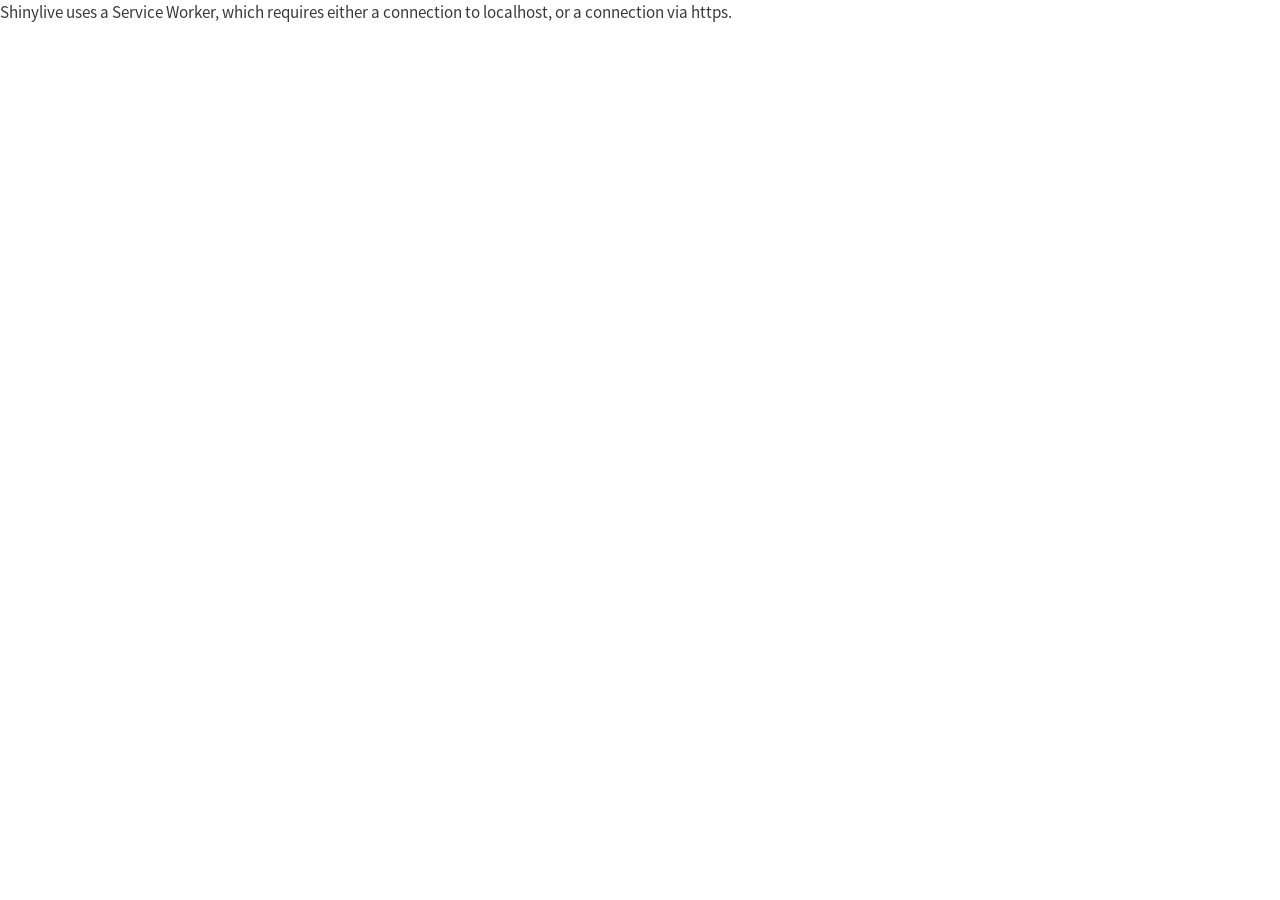
<file: docs/token-distribution.html>
<!DOCTYPE html>
<html xmlns="http://www.w3.org/1999/xhtml" lang="en" xml:lang="en"><head>

<meta charset="utf-8">
<meta name="generator" content="quarto-1.7.29">

<meta name="viewport" content="width=device-width, initial-scale=1.0, user-scalable=yes">


<title>Token Distribution &amp; the P90 Floor – Agentic AI Pricing Lab</title>
<style>
code{white-space: pre-wrap;}
span.smallcaps{font-variant: small-caps;}
div.columns{display: flex; gap: min(4vw, 1.5em);}
div.column{flex: auto; overflow-x: auto;}
div.hanging-indent{margin-left: 1.5em; text-indent: -1.5em;}
ul.task-list{list-style: none;}
ul.task-list li input[type="checkbox"] {
  width: 0.8em;
  margin: 0 0.8em 0.2em -1em; /* quarto-specific, see https://github.com/quarto-dev/quarto-cli/issues/4556 */ 
  vertical-align: middle;
}
</style>


<script src="site_libs/quarto-nav/quarto-nav.js"></script>
<script src="site_libs/quarto-nav/headroom.min.js"></script>
<script src="site_libs/clipboard/clipboard.min.js"></script>
<script src="site_libs/quarto-search/autocomplete.umd.js"></script>
<script src="site_libs/quarto-search/fuse.min.js"></script>
<script src="site_libs/quarto-search/quarto-search.js"></script>
<meta name="quarto:offset" content="./">
<script src="site_libs/quarto-html/quarto.js" type="module"></script>
<script src="site_libs/quarto-html/tabsets/tabsets.js" type="module"></script>
<script src="site_libs/quarto-html/popper.min.js"></script>
<script src="site_libs/quarto-html/tippy.umd.min.js"></script>
<script src="site_libs/quarto-html/anchor.min.js"></script>
<link href="site_libs/quarto-html/tippy.css" rel="stylesheet">
<link href="site_libs/quarto-html/quarto-syntax-highlighting-0815c480559380816a4d1ea211a47e91.css" rel="stylesheet" id="quarto-text-highlighting-styles">
<script src="site_libs/bootstrap/bootstrap.min.js"></script>
<link href="site_libs/bootstrap/bootstrap-icons.css" rel="stylesheet">
<link href="site_libs/bootstrap/bootstrap-fd2ced95396e46133fbf8d7370d09dcd.min.css" rel="stylesheet" append-hash="true" id="quarto-bootstrap" data-mode="light">
<meta name="shinylive:serviceworker_dir" content=".">
<script src="site_libs/quarto-contrib/shinylive-0.10.12/shinylive/load-shinylive-sw.js" type="module"></script>
<script src="site_libs/quarto-contrib/shinylive-0.10.12/shinylive/run-python-blocks.js" type="module"></script>
<link href="site_libs/quarto-contrib/shinylive-0.10.12/shinylive/shinylive.css" rel="stylesheet">
<link href="site_libs/quarto-contrib/shinylive-quarto-css/shinylive-quarto.css" rel="stylesheet">
<script id="quarto-search-options" type="application/json">{
  "location": "navbar",
  "copy-button": false,
  "collapse-after": 3,
  "panel-placement": "end",
  "type": "overlay",
  "limit": 50,
  "keyboard-shortcut": [
    "f",
    "/",
    "s"
  ],
  "show-item-context": false,
  "language": {
    "search-no-results-text": "No results",
    "search-matching-documents-text": "matching documents",
    "search-copy-link-title": "Copy link to search",
    "search-hide-matches-text": "Hide additional matches",
    "search-more-match-text": "more match in this document",
    "search-more-matches-text": "more matches in this document",
    "search-clear-button-title": "Clear",
    "search-text-placeholder": "",
    "search-detached-cancel-button-title": "Cancel",
    "search-submit-button-title": "Submit",
    "search-label": "Search"
  }
}</script>


</head>

<body class="nav-fixed quarto-light">

<div id="quarto-search-results"></div>
  <header id="quarto-header" class="headroom fixed-top">
    <nav class="navbar navbar-expand-lg " data-bs-theme="dark">
      <div class="navbar-container container-fluid">
      <div class="navbar-brand-container mx-auto">
    <a class="navbar-brand" href="./index.html">
    <span class="navbar-title">Agentic AI Pricing Lab</span>
    </a>
  </div>
            <div id="quarto-search" class="" title="Search"></div>
          <button class="navbar-toggler" type="button" data-bs-toggle="collapse" data-bs-target="#navbarCollapse" aria-controls="navbarCollapse" role="menu" aria-expanded="false" aria-label="Toggle navigation" onclick="if (window.quartoToggleHeadroom) { window.quartoToggleHeadroom(); }">
  <span class="navbar-toggler-icon"></span>
</button>
          <div class="collapse navbar-collapse" id="navbarCollapse">
            <ul class="navbar-nav navbar-nav-scroll me-auto">
  <li class="nav-item">
    <a class="nav-link" href="./index.html"> 
<span class="menu-text">Home</span></a>
  </li>  
  <li class="nav-item">
    <a class="nav-link" href="./decision-tree.html"> 
<span class="menu-text">Model Selector</span></a>
  </li>  
  <li class="nav-item">
    <a class="nav-link" href="./comparator.html"> 
<span class="menu-text">Five-Model Comparator</span></a>
  </li>  
  <li class="nav-item">
    <a class="nav-link active" href="./token-distribution.html" aria-current="page"> 
<span class="menu-text">Token Distribution</span></a>
  </li>  
  <li class="nav-item">
    <a class="nav-link" href="./outcome-designer.html"> 
<span class="menu-text">M5 Outcome Designer</span></a>
  </li>  
  <li class="nav-item">
    <a class="nav-link" href="./causal-diagram.html"> 
<span class="menu-text">Causal Map</span></a>
  </li>  
</ul>
          </div> <!-- /navcollapse -->
            <div class="quarto-navbar-tools">
</div>
      </div> <!-- /container-fluid -->
    </nav>
</header>
<!-- content -->
<div id="quarto-content" class="quarto-container page-columns page-rows-contents page-layout-article page-navbar">
<!-- sidebar -->
<!-- margin-sidebar -->
    <div id="quarto-margin-sidebar" class="sidebar margin-sidebar">
        <nav id="TOC" role="doc-toc" class="toc-active">
    <h2 id="toc-title">On this page</h2>
   
  <ul>
  <li><a href="#what-youre-seeing" id="toc-what-youre-seeing" class="nav-link active" data-scroll-target="#what-youre-seeing">What you’re seeing</a></li>
  </ul>
</nav>
    </div>
<!-- main -->
<main class="content" id="quarto-document-content">

<header id="title-block-header" class="quarto-title-block default">
<div class="quarto-title">
<h1 class="title">Token Distribution &amp; the P90 Floor</h1>
<p class="subtitle lead">Why pricing at the mean quietly loses money</p>
</div>



<div class="quarto-title-meta">

    
  
    
  </div>
  


</header>


<p>Token cost per task is <strong>not a number — it’s a long-tailed distribution.</strong> Most runs are cheap; a few are wildly expensive. If you set your price off the <em>mean</em>, the tail of expensive runs eats your margin on a large share of tasks.</p>
<p>This app simulates that. Set the shape of the distribution, then compare two pricing strategies — <strong>price off the mean</strong> vs.&nbsp;<strong>price off the P90 floor</strong> (<code>P90 cost × 1.15</code>, the framework rule) — and watch the Monte-Carlo loss rates.</p>
<div class="callout callout-style-simple callout-note">
<div class="callout-body d-flex">
<div class="callout-icon-container">
<i class="callout-icon"></i>
</div>
<div class="callout-body-container">
<p>This module runs <strong>real R in your browser</strong> via WebAssembly. The first load takes a few seconds while the R runtime downloads from a CDN (so you need a connection on first visit); after that it’s cached and responsive.</p>
</div>
</div>
</div>
<pre class="shinylive-r" data-engine="r"><code>#| '!! shinylive warning !!': |
#|   shinylive does not work in self-contained HTML documents.
#|   Please set `embed-resources: false` in your metadata.
#| standalone: true
#| viewerHeight: 760

library(shiny)

ui &lt;- fluidPage(
  tags$style(HTML("
    body{font-family:-apple-system,Segoe UI,Roboto,sans-serif;}
    .card{border-radius:10px;padding:.8em 1em;color:#fff;}
    .big{font-size:1.7em;font-weight:800;line-height:1.1;}
    .lbl{font-size:.78em;text-transform:uppercase;letter-spacing:.05em;opacity:.9;}
    .row2{display:flex;gap:.8em;margin-top:.4em;}
    .row2 &gt; div{flex:1;}
    .hl{background:#f5f7fa;border-left:5px solid #0073E6;padding:.7em 1em;border-radius:8px;
        font-size:1.02em;margin-top:.6em;}
  ")),
  sidebarLayout(
    sidebarPanel(
      width = 4,
      sliderInput("median", "Median tokens per task", 5000, 150000, 40000, step = 1000),
      sliderInput("cv", "Variability (Coefficient of Variation, CoV)", 0.2, 1.5, 0.7, step = 0.05),
      helpText("Higher CoV = fatter, longer tail of expensive runs."),
      sliderInput("rate", "Token rate (£ per 1,000 tokens)", 0.05, 2.00, 0.50, step = 0.05),
      sliderInput("volume", "Tasks per month", 100, 5000, 1000, step = 100),
      sliderInput("markup", "Margin on the mean-based price (%)", 0, 50, 15, step = 5)
    ),
    mainPanel(
      width = 8,
      plotOutput("dist", height = "300px"),
      uiOutput("cards"),
      uiOutput("headline")
    )
  )
)

server &lt;- function(input, output, session) {

  gbp  &lt;- function(x) paste0("£", formatC(x, format = "f", digits = 2, big.mark = ","))
  gbp0 &lt;- function(x) paste0("£", formatC(round(x), format = "d", big.mark = ","))
  pct  &lt;- function(x) paste0(formatC(100 * x, format = "f", digits = 0), "%")

  p &lt;- reactive({
    mu    &lt;- log(input$median)
    sigma &lt;- sqrt(log(1 + input$cv^2))
    muC   &lt;- mu + log(input$rate / 1000)        # cost = tokens/1000 * rate
    list(
      muC = muC, sigma = sigma,
      median = exp(muC),
      mean   = exp(muC + sigma^2 / 2),
      p90    = qlnorm(0.90, muC, sigma),
      p99    = qlnorm(0.99, muC, sigma)
    )
  })

  sim &lt;- reactive({
    pp &lt;- p()
    set.seed(1)
    costs     &lt;- rlnorm(20000, pp$muC, pp$sigma)
    priceMean &lt;- pp$mean * (1 + input$markup / 100)
    priceP90  &lt;- pp$p90 * 1.15
    vol &lt;- input$volume
    month &lt;- function(price) replicate(800, vol * price - sum(rlnorm(vol, pp$muC, pp$sigma)))
    mM &lt;- month(priceMean); mP &lt;- month(priceP90)
    list(
      costs = costs, priceMean = priceMean, priceP90 = priceP90,
      lossMean = mean(costs &gt; priceMean), lossP90 = mean(costs &gt; priceP90),
      monthLossMean = mean(mM &lt; 0), monthLossP90 = mean(mP &lt; 0),
      expMean = mean(mM), expP90 = mean(mP)
    )
  })

  output$dist &lt;- renderPlot({
    pp &lt;- p(); s &lt;- sim()
    xmax &lt;- pp$p99 * 1.25
    xs &lt;- seq(0, xmax, length.out = 500)
    ys &lt;- dlnorm(xs, pp$muC, pp$sigma)
    par(mar = c(4, 1, 2, 1))
    plot(xs, ys, type = "n", xlab = "Cost per task (£)", ylab = "",
         yaxt = "n", bty = "n", xlim = c(0, xmax), main = "Cost-per-task distribution")
    tail &lt;- xs &gt;= s$priceMean
    polygon(c(s$priceMean, xs[tail], xmax), c(0, ys[tail], 0), col = "#EF5E8233", border = NA)
    lines(xs, ys, col = "#0073E6", lwd = 2.5)
    abline(v = s$priceMean, col = "#C0392B", lwd = 2)
    abline(v = s$priceP90,  col = "#4AA82D", lwd = 2)
    abline(v = pp$p90,      col = "#663894", lwd = 1.5, lty = 3)
    legend("topright", bty = "n", cex = 0.85, lwd = 2,
           col = c("#C0392B", "#4AA82D", "#663894"),
           legend = c(paste0("mean price  ", gbp(s$priceMean)),
                      paste0("P90 floor   ", gbp(s$priceP90)),
                      paste0("P90 cost    ", gbp(pp$p90))))
  })

  output$cards &lt;- renderUI({
    s &lt;- sim()
    card &lt;- function(title, colour, price, lossTask, lossMonth, expM) {
      tags$div(class = "card", style = paste0("background:", colour, ";"),
        tags$div(class = "lbl", title),
        tags$div(class = "big", gbp(price), tags$span(style="font-size:.5em;font-weight:600;", " / task")),
        tags$div(style = "margin-top:.4em;font-size:.92em;",
          tags$div(tags$b(pct(lossTask)), " of tasks cost more than this price"),
          tags$div(tags$b(pct(lossMonth)), " chance the month ends in loss"),
          tags$div("Expected monthly margin: ", tags$b(gbp0(expM)))
        )
      )
    }
    tags$div(class = "row2",
      card("Priced off the MEAN", "#C0392B", s$priceMean, s$lossMean, s$monthLossMean, s$expMean),
      card("Priced off the P90 FLOOR", "#4AA82D", s$priceP90, s$lossP90, s$monthLossP90, s$expP90)
    )
  })

  output$headline &lt;- renderUI({
    s &lt;- sim()
    tags$div(class = "hl",
      "Price at the mean and ", tags$b(pct(s$lossMean)),
      " of tasks cost more than you charged. Move to the P90 floor and that drops to ",
      tags$b(pct(s$lossP90)), " — the long tail is exactly what the floor is protecting against."
    )
  })
}

shinyApp(ui, server)</code></pre>
<div id="deep-link-status" style="display:none;margin:-0.4em 0 1em;font-size:0.9em;color:#555;">

</div>
<script>
// If this page was opened via a link that carries median/cv/rate/volume/
// markup query params (e.g. from the Comparator's "current settings"
// links), push those values into the sliders once the shinylive app has
// actually booted. The app runs in its own iframe (spun up async by the
// in-browser R/WASM runtime, on a randomised internal URL), so there's no
// query string to read from *inside* it — we read it here, on the host
// page, and reach into the iframe once it's ready.
(function () {
  const params = new URLSearchParams(window.location.search);
  const fields = ["median", "cv", "rate", "volume", "markup"];
  const values = {};
  fields.forEach((f) => {
    if (params.has(f)) values[f] = parseFloat(params.get(f));
  });
  if (Object.keys(values).length === 0) return;

  const statusEl = document.getElementById("deep-link-status");
  statusEl.style.display = "block";
  statusEl.textContent = "Loading the scenario passed in from the link you followed…";

  let attempts = 0;
  const maxAttempts = 200; // ~60s at 300ms — first WASM load can be slow
  const timer = setInterval(() => {
    attempts++;
    const iframe = document.querySelector(".app-frame");
    const win = iframe && iframe.contentWindow;
    const ready =
      win && win.Shiny && win.jQuery &&
      Object.keys(values).every((id) => win.jQuery("#" + id).length > 0);

    if (ready) {
      clearInterval(timer);
      Object.entries(values).forEach(([id, val]) => {
        const $el = win.jQuery("#" + id);
        const slider = $el.data("ionRangeSlider");
        if (slider) {
          slider.update({ from: val });
        } else {
          win.Shiny.setInputValue(id, val, { priority: "event" });
        }
      });
      statusEl.textContent = "Sliders pre-set from the link you followed.";
      setTimeout(() => { statusEl.style.display = "none"; }, 4000);
    } else if (attempts >= maxAttempts) {
      clearInterval(timer);
      statusEl.textContent = "Couldn't pre-set sliders automatically — set them manually below.";
    }
  }, 300);
})();
</script>
<section id="what-youre-seeing" class="level2">
<h2 class="anchored" data-anchor-id="what-youre-seeing">What you’re seeing</h2>
<p>The <strong>Coefficient of Variation (CoV)</strong> is the standard deviation of cost-per-task divided by its mean — a unitless measure of how spread out costs are <em>relative to</em> their average. It arises here because agentic token consumption is inherently uneven: most tasks resolve in a short, cheap call, but some spiral into long tool-use chains, retries, or context-heavy prompts that cost many times more. A CoV near 0 would mean every task costs about the same (the mean is a safe price); realistic agentic workloads sit around <strong>0.6–0.8</strong>, wide enough that a meaningful share of tasks blow straight through a mean-based price.</p>
<ul>
<li>The <strong>blue curve</strong> is the cost-per-task distribution (log-normal — the standard model for right-skewed token consumption). Crank the <strong>CoV</strong> up and watch the tail stretch.</li>
<li>The <strong>red line</strong> is the price if you set it off the <em>mean</em> cost (plus your markup). The <strong>shaded red area</strong> to its right is every run that costs <em>more</em> than that price — pure loss.</li>
<li>The <strong>green line</strong> is the <strong>P90 floor</strong> (<code>P90 cost × 1.15</code>). Almost the entire distribution sits to its left, so very few runs lose money.</li>
</ul>
<p>The Monte-Carlo engine simulates 20,000 individual tasks and 800 months on every change. Notice that with a realistic CoV (0.6–0.8), pricing at the mean leaves you underwater on roughly <strong>40% of tasks</strong> — the number from the lecture, now live.</p>
<blockquote class="blockquote">
<p><strong>Rule of thumb:</strong> the higher the CoV, the more the mean lies to you. Above CoV ≈ 0.7, set the M5 floor on the P95 monthly cost, not 60–80% of the M4 base.</p>
</blockquote>


</section>

</main> <!-- /main -->
<script id="quarto-html-after-body" type="application/javascript">
  window.document.addEventListener("DOMContentLoaded", function (event) {
    const icon = "";
    const anchorJS = new window.AnchorJS();
    anchorJS.options = {
      placement: 'right',
      icon: icon
    };
    anchorJS.add('.anchored');
    const isCodeAnnotation = (el) => {
      for (const clz of el.classList) {
        if (clz.startsWith('code-annotation-')) {                     
          return true;
        }
      }
      return false;
    }
    const onCopySuccess = function(e) {
      // button target
      const button = e.trigger;
      // don't keep focus
      button.blur();
      // flash "checked"
      button.classList.add('code-copy-button-checked');
      var currentTitle = button.getAttribute("title");
      button.setAttribute("title", "Copied!");
      let tooltip;
      if (window.bootstrap) {
        button.setAttribute("data-bs-toggle", "tooltip");
        button.setAttribute("data-bs-placement", "left");
        button.setAttribute("data-bs-title", "Copied!");
        tooltip = new bootstrap.Tooltip(button, 
          { trigger: "manual", 
            customClass: "code-copy-button-tooltip",
            offset: [0, -8]});
        tooltip.show();    
      }
      setTimeout(function() {
        if (tooltip) {
          tooltip.hide();
          button.removeAttribute("data-bs-title");
          button.removeAttribute("data-bs-toggle");
          button.removeAttribute("data-bs-placement");
        }
        button.setAttribute("title", currentTitle);
        button.classList.remove('code-copy-button-checked');
      }, 1000);
      // clear code selection
      e.clearSelection();
    }
    const getTextToCopy = function(trigger) {
        const codeEl = trigger.previousElementSibling.cloneNode(true);
        for (const childEl of codeEl.children) {
          if (isCodeAnnotation(childEl)) {
            childEl.remove();
          }
        }
        return codeEl.innerText;
    }
    const clipboard = new window.ClipboardJS('.code-copy-button:not([data-in-quarto-modal])', {
      text: getTextToCopy
    });
    clipboard.on('success', onCopySuccess);
    if (window.document.getElementById('quarto-embedded-source-code-modal')) {
      const clipboardModal = new window.ClipboardJS('.code-copy-button[data-in-quarto-modal]', {
        text: getTextToCopy,
        container: window.document.getElementById('quarto-embedded-source-code-modal')
      });
      clipboardModal.on('success', onCopySuccess);
    }
      var localhostRegex = new RegExp(/^(?:http|https):\/\/localhost\:?[0-9]*\//);
      var mailtoRegex = new RegExp(/^mailto:/);
        var filterRegex = new RegExp('/' + window.location.host + '/');
      var isInternal = (href) => {
          return filterRegex.test(href) || localhostRegex.test(href) || mailtoRegex.test(href);
      }
      // Inspect non-navigation links and adorn them if external
     var links = window.document.querySelectorAll('a[href]:not(.nav-link):not(.navbar-brand):not(.toc-action):not(.sidebar-link):not(.sidebar-item-toggle):not(.pagination-link):not(.no-external):not([aria-hidden]):not(.dropdown-item):not(.quarto-navigation-tool):not(.about-link)');
      for (var i=0; i<links.length; i++) {
        const link = links[i];
        if (!isInternal(link.href)) {
          // undo the damage that might have been done by quarto-nav.js in the case of
          // links that we want to consider external
          if (link.dataset.originalHref !== undefined) {
            link.href = link.dataset.originalHref;
          }
        }
      }
    function tippyHover(el, contentFn, onTriggerFn, onUntriggerFn) {
      const config = {
        allowHTML: true,
        maxWidth: 500,
        delay: 100,
        arrow: false,
        appendTo: function(el) {
            return el.parentElement;
        },
        interactive: true,
        interactiveBorder: 10,
        theme: 'quarto',
        placement: 'bottom-start',
      };
      if (contentFn) {
        config.content = contentFn;
      }
      if (onTriggerFn) {
        config.onTrigger = onTriggerFn;
      }
      if (onUntriggerFn) {
        config.onUntrigger = onUntriggerFn;
      }
      window.tippy(el, config); 
    }
    const noterefs = window.document.querySelectorAll('a[role="doc-noteref"]');
    for (var i=0; i<noterefs.length; i++) {
      const ref = noterefs[i];
      tippyHover(ref, function() {
        // use id or data attribute instead here
        let href = ref.getAttribute('data-footnote-href') || ref.getAttribute('href');
        try { href = new URL(href).hash; } catch {}
        const id = href.replace(/^#\/?/, "");
        const note = window.document.getElementById(id);
        if (note) {
          return note.innerHTML;
        } else {
          return "";
        }
      });
    }
    const xrefs = window.document.querySelectorAll('a.quarto-xref');
    const processXRef = (id, note) => {
      // Strip column container classes
      const stripColumnClz = (el) => {
        el.classList.remove("page-full", "page-columns");
        if (el.children) {
          for (const child of el.children) {
            stripColumnClz(child);
          }
        }
      }
      stripColumnClz(note)
      if (id === null || id.startsWith('sec-')) {
        // Special case sections, only their first couple elements
        const container = document.createElement("div");
        if (note.children && note.children.length > 2) {
          container.appendChild(note.children[0].cloneNode(true));
          for (let i = 1; i < note.children.length; i++) {
            const child = note.children[i];
            if (child.tagName === "P" && child.innerText === "") {
              continue;
            } else {
              container.appendChild(child.cloneNode(true));
              break;
            }
          }
          if (window.Quarto?.typesetMath) {
            window.Quarto.typesetMath(container);
          }
          return container.innerHTML
        } else {
          if (window.Quarto?.typesetMath) {
            window.Quarto.typesetMath(note);
          }
          return note.innerHTML;
        }
      } else {
        // Remove any anchor links if they are present
        const anchorLink = note.querySelector('a.anchorjs-link');
        if (anchorLink) {
          anchorLink.remove();
        }
        if (window.Quarto?.typesetMath) {
          window.Quarto.typesetMath(note);
        }
        if (note.classList.contains("callout")) {
          return note.outerHTML;
        } else {
          return note.innerHTML;
        }
      }
    }
    for (var i=0; i<xrefs.length; i++) {
      const xref = xrefs[i];
      tippyHover(xref, undefined, function(instance) {
        instance.disable();
        let url = xref.getAttribute('href');
        let hash = undefined; 
        if (url.startsWith('#')) {
          hash = url;
        } else {
          try { hash = new URL(url).hash; } catch {}
        }
        if (hash) {
          const id = hash.replace(/^#\/?/, "");
          const note = window.document.getElementById(id);
          if (note !== null) {
            try {
              const html = processXRef(id, note.cloneNode(true));
              instance.setContent(html);
            } finally {
              instance.enable();
              instance.show();
            }
          } else {
            // See if we can fetch this
            fetch(url.split('#')[0])
            .then(res => res.text())
            .then(html => {
              const parser = new DOMParser();
              const htmlDoc = parser.parseFromString(html, "text/html");
              const note = htmlDoc.getElementById(id);
              if (note !== null) {
                const html = processXRef(id, note);
                instance.setContent(html);
              } 
            }).finally(() => {
              instance.enable();
              instance.show();
            });
          }
        } else {
          // See if we can fetch a full url (with no hash to target)
          // This is a special case and we should probably do some content thinning / targeting
          fetch(url)
          .then(res => res.text())
          .then(html => {
            const parser = new DOMParser();
            const htmlDoc = parser.parseFromString(html, "text/html");
            const note = htmlDoc.querySelector('main.content');
            if (note !== null) {
              // This should only happen for chapter cross references
              // (since there is no id in the URL)
              // remove the first header
              if (note.children.length > 0 && note.children[0].tagName === "HEADER") {
                note.children[0].remove();
              }
              const html = processXRef(null, note);
              instance.setContent(html);
            } 
          }).finally(() => {
            instance.enable();
            instance.show();
          });
        }
      }, function(instance) {
      });
    }
        let selectedAnnoteEl;
        const selectorForAnnotation = ( cell, annotation) => {
          let cellAttr = 'data-code-cell="' + cell + '"';
          let lineAttr = 'data-code-annotation="' +  annotation + '"';
          const selector = 'span[' + cellAttr + '][' + lineAttr + ']';
          return selector;
        }
        const selectCodeLines = (annoteEl) => {
          const doc = window.document;
          const targetCell = annoteEl.getAttribute("data-target-cell");
          const targetAnnotation = annoteEl.getAttribute("data-target-annotation");
          const annoteSpan = window.document.querySelector(selectorForAnnotation(targetCell, targetAnnotation));
          const lines = annoteSpan.getAttribute("data-code-lines").split(",");
          const lineIds = lines.map((line) => {
            return targetCell + "-" + line;
          })
          let top = null;
          let height = null;
          let parent = null;
          if (lineIds.length > 0) {
              //compute the position of the single el (top and bottom and make a div)
              const el = window.document.getElementById(lineIds[0]);
              top = el.offsetTop;
              height = el.offsetHeight;
              parent = el.parentElement.parentElement;
            if (lineIds.length > 1) {
              const lastEl = window.document.getElementById(lineIds[lineIds.length - 1]);
              const bottom = lastEl.offsetTop + lastEl.offsetHeight;
              height = bottom - top;
            }
            if (top !== null && height !== null && parent !== null) {
              // cook up a div (if necessary) and position it 
              let div = window.document.getElementById("code-annotation-line-highlight");
              if (div === null) {
                div = window.document.createElement("div");
                div.setAttribute("id", "code-annotation-line-highlight");
                div.style.position = 'absolute';
                parent.appendChild(div);
              }
              div.style.top = top - 2 + "px";
              div.style.height = height + 4 + "px";
              div.style.left = 0;
              let gutterDiv = window.document.getElementById("code-annotation-line-highlight-gutter");
              if (gutterDiv === null) {
                gutterDiv = window.document.createElement("div");
                gutterDiv.setAttribute("id", "code-annotation-line-highlight-gutter");
                gutterDiv.style.position = 'absolute';
                const codeCell = window.document.getElementById(targetCell);
                const gutter = codeCell.querySelector('.code-annotation-gutter');
                gutter.appendChild(gutterDiv);
              }
              gutterDiv.style.top = top - 2 + "px";
              gutterDiv.style.height = height + 4 + "px";
            }
            selectedAnnoteEl = annoteEl;
          }
        };
        const unselectCodeLines = () => {
          const elementsIds = ["code-annotation-line-highlight", "code-annotation-line-highlight-gutter"];
          elementsIds.forEach((elId) => {
            const div = window.document.getElementById(elId);
            if (div) {
              div.remove();
            }
          });
          selectedAnnoteEl = undefined;
        };
          // Handle positioning of the toggle
      window.addEventListener(
        "resize",
        throttle(() => {
          elRect = undefined;
          if (selectedAnnoteEl) {
            selectCodeLines(selectedAnnoteEl);
          }
        }, 10)
      );
      function throttle(fn, ms) {
      let throttle = false;
      let timer;
        return (...args) => {
          if(!throttle) { // first call gets through
              fn.apply(this, args);
              throttle = true;
          } else { // all the others get throttled
              if(timer) clearTimeout(timer); // cancel #2
              timer = setTimeout(() => {
                fn.apply(this, args);
                timer = throttle = false;
              }, ms);
          }
        };
      }
        // Attach click handler to the DT
        const annoteDls = window.document.querySelectorAll('dt[data-target-cell]');
        for (const annoteDlNode of annoteDls) {
          annoteDlNode.addEventListener('click', (event) => {
            const clickedEl = event.target;
            if (clickedEl !== selectedAnnoteEl) {
              unselectCodeLines();
              const activeEl = window.document.querySelector('dt[data-target-cell].code-annotation-active');
              if (activeEl) {
                activeEl.classList.remove('code-annotation-active');
              }
              selectCodeLines(clickedEl);
              clickedEl.classList.add('code-annotation-active');
            } else {
              // Unselect the line
              unselectCodeLines();
              clickedEl.classList.remove('code-annotation-active');
            }
          });
        }
    const findCites = (el) => {
      const parentEl = el.parentElement;
      if (parentEl) {
        const cites = parentEl.dataset.cites;
        if (cites) {
          return {
            el,
            cites: cites.split(' ')
          };
        } else {
          return findCites(el.parentElement)
        }
      } else {
        return undefined;
      }
    };
    var bibliorefs = window.document.querySelectorAll('a[role="doc-biblioref"]');
    for (var i=0; i<bibliorefs.length; i++) {
      const ref = bibliorefs[i];
      const citeInfo = findCites(ref);
      if (citeInfo) {
        tippyHover(citeInfo.el, function() {
          var popup = window.document.createElement('div');
          citeInfo.cites.forEach(function(cite) {
            var citeDiv = window.document.createElement('div');
            citeDiv.classList.add('hanging-indent');
            citeDiv.classList.add('csl-entry');
            var biblioDiv = window.document.getElementById('ref-' + cite);
            if (biblioDiv) {
              citeDiv.innerHTML = biblioDiv.innerHTML;
            }
            popup.appendChild(citeDiv);
          });
          return popup.innerHTML;
        });
      }
    }
  });
  </script>
</div> <!-- /content -->
<footer class="footer">
  <div class="nav-footer">
    <div class="nav-footer-left">
<p>Agentic AI Pricing Lab · Engineering Academy 2026</p>
</div>   
    <div class="nav-footer-center">
      &nbsp;
    </div>
    <div class="nav-footer-right">
<p>Built with Quarto + Observable JS</p>
</div>
  </div>
</footer>




</body></html>
</file>
<file: docs/site_libs/quarto-html/tippy.css>
.tippy-box[data-animation=fade][data-state=hidden]{opacity:0}[data-tippy-root]{max-width:calc(100vw - 10px)}.tippy-box{position:relative;background-color:#333;color:#fff;border-radius:4px;font-size:14px;line-height:1.4;white-space:normal;outline:0;transition-property:transform,visibility,opacity}.tippy-box[data-placement^=top]>.tippy-arrow{bottom:0}.tippy-box[data-placement^=top]>.tippy-arrow:before{bottom:-7px;left:0;border-width:8px 8px 0;border-top-color:initial;transform-origin:center top}.tippy-box[data-placement^=bottom]>.tippy-arrow{top:0}.tippy-box[data-placement^=bottom]>.tippy-arrow:before{top:-7px;left:0;border-width:0 8px 8px;border-bottom-color:initial;transform-origin:center bottom}.tippy-box[data-placement^=left]>.tippy-arrow{right:0}.tippy-box[data-placement^=left]>.tippy-arrow:before{border-width:8px 0 8px 8px;border-left-color:initial;right:-7px;transform-origin:center left}.tippy-box[data-placement^=right]>.tippy-arrow{left:0}.tippy-box[data-placement^=right]>.tippy-arrow:before{left:-7px;border-width:8px 8px 8px 0;border-right-color:initial;transform-origin:center right}.tippy-box[data-inertia][data-state=visible]{transition-timing-function:cubic-bezier(.54,1.5,.38,1.11)}.tippy-arrow{width:16px;height:16px;color:#333}.tippy-arrow:before{content:"";position:absolute;border-color:transparent;border-style:solid}.tippy-content{position:relative;padding:5px 9px;z-index:1}
</file>
<file: docs/site_libs/quarto-html/quarto-syntax-highlighting-0815c480559380816a4d1ea211a47e91.css>
/* quarto syntax highlight colors */
:root {
  --quarto-hl-ot-color: #003B4F;
  --quarto-hl-at-color: #657422;
  --quarto-hl-ss-color: #20794D;
  --quarto-hl-an-color: #5E5E5E;
  --quarto-hl-fu-color: #4758AB;
  --quarto-hl-st-color: #20794D;
  --quarto-hl-cf-color: #003B4F;
  --quarto-hl-op-color: #5E5E5E;
  --quarto-hl-er-color: #AD0000;
  --quarto-hl-bn-color: #AD0000;
  --quarto-hl-al-color: #AD0000;
  --quarto-hl-va-color: #111111;
  --quarto-hl-bu-color: inherit;
  --quarto-hl-ex-color: inherit;
  --quarto-hl-pp-color: #AD0000;
  --quarto-hl-in-color: #5E5E5E;
  --quarto-hl-vs-color: #20794D;
  --quarto-hl-wa-color: #5E5E5E;
  --quarto-hl-do-color: #5E5E5E;
  --quarto-hl-im-color: #00769E;
  --quarto-hl-ch-color: #20794D;
  --quarto-hl-dt-color: #AD0000;
  --quarto-hl-fl-color: #AD0000;
  --quarto-hl-co-color: #5E5E5E;
  --quarto-hl-cv-color: #5E5E5E;
  --quarto-hl-cn-color: #8f5902;
  --quarto-hl-sc-color: #5E5E5E;
  --quarto-hl-dv-color: #AD0000;
  --quarto-hl-kw-color: #003B4F;
}

/* other quarto variables */
:root {
  --quarto-font-monospace: SFMono-Regular, Menlo, Monaco, Consolas, "Liberation Mono", "Courier New", monospace;
}

/* syntax highlight based on Pandoc's rules */
pre > code.sourceCode > span {
  color: #003B4F;
}

code.sourceCode > span {
  color: #003B4F;
}

div.sourceCode,
div.sourceCode pre.sourceCode {
  color: #003B4F;
}

/* Normal */
code span {
  color: #003B4F;
}

/* Alert */
code span.al {
  color: #AD0000;
  font-style: inherit;
}

/* Annotation */
code span.an {
  color: #5E5E5E;
  font-style: inherit;
}

/* Attribute */
code span.at {
  color: #657422;
  font-style: inherit;
}

/* BaseN */
code span.bn {
  color: #AD0000;
  font-style: inherit;
}

/* BuiltIn */
code span.bu {
  font-style: inherit;
}

/* ControlFlow */
code span.cf {
  color: #003B4F;
  font-weight: bold;
  font-style: inherit;
}

/* Char */
code span.ch {
  color: #20794D;
  font-style: inherit;
}

/* Constant */
code span.cn {
  color: #8f5902;
  font-style: inherit;
}

/* Comment */
code span.co {
  color: #5E5E5E;
  font-style: inherit;
}

/* CommentVar */
code span.cv {
  color: #5E5E5E;
  font-style: italic;
}

/* Documentation */
code span.do {
  color: #5E5E5E;
  font-style: italic;
}

/* DataType */
code span.dt {
  color: #AD0000;
  font-style: inherit;
}

/* DecVal */
code span.dv {
  color: #AD0000;
  font-style: inherit;
}

/* Error */
code span.er {
  color: #AD0000;
  font-style: inherit;
}

/* Extension */
code span.ex {
  font-style: inherit;
}

/* Float */
code span.fl {
  color: #AD0000;
  font-style: inherit;
}

/* Function */
code span.fu {
  color: #4758AB;
  font-style: inherit;
}

/* Import */
code span.im {
  color: #00769E;
  font-style: inherit;
}

/* Information */
code span.in {
  color: #5E5E5E;
  font-style: inherit;
}

/* Keyword */
code span.kw {
  color: #003B4F;
  font-weight: bold;
  font-style: inherit;
}

/* Operator */
code span.op {
  color: #5E5E5E;
  font-style: inherit;
}

/* Other */
code span.ot {
  color: #003B4F;
  font-style: inherit;
}

/* Preprocessor */
code span.pp {
  color: #AD0000;
  font-style: inherit;
}

/* SpecialChar */
code span.sc {
  color: #5E5E5E;
  font-style: inherit;
}

/* SpecialString */
code span.ss {
  color: #20794D;
  font-style: inherit;
}

/* String */
code span.st {
  color: #20794D;
  font-style: inherit;
}

/* Variable */
code span.va {
  color: #111111;
  font-style: inherit;
}

/* VerbatimString */
code span.vs {
  color: #20794D;
  font-style: inherit;
}

/* Warning */
code span.wa {
  color: #5E5E5E;
  font-style: italic;
}

.prevent-inlining {
  content: "</";
}

/*# sourceMappingURL=d398365ccb532ba00fe56d6aa1025863.css.map */
</file>
<file: docs/site_libs/quarto-diagram/mermaid.css>
.mermaidTooltip {
  position: absolute;
  text-align: center;
  max-width: 200px;
  padding: 2px;
  font-family: "trebuchet ms", verdana, arial;
  font-size: 12px;
  background: #ffffde;
  border: 1px solid #aaaa33;
  border-radius: 2px;
  pointer-events: none;
  z-index: 1000;
}
</file>
<file: docs/site_libs/quarto-ojs/quarto-ojs.css>
span.ojs-inline span div {
  display: inline-block;
}

/* add some breathing room between display outputs and text especially */
div.cell + section,
div.cell + h1,
div.cell + h2,
div.cell + h3,
div.cell + h4,
div.cell + h5,
div.cell + h6,
div.cell + p {
  margin-top: 1rem;
}

div[nodetype="declaration"]:not([data-output="all"])
  div.observablehq:not(observablehq--error) {
  display: none;
}

/* mimic bootstrap behavior which is always correct in observablehq outputs */
.observablehq a:not([href]):not([class]),
.observablehq a:not([href]):not([class]):hover {
  color: inherit;
  text-decoration: none;
}

.observablehq .observablehq--inspect {
  --code-fallback: Consolas, monaco, monospace;
  font-family: var(--bs-font-monospace, var(--code-fallback));
  font-size: 0.8em;
}

.observablehq--field {
  margin-left: 1rem;
}

.observablehq--caret {
  margin-right: 2px;
  vertical-align: baseline;
}

.observablehq--collapsed,
.observablehq--expanded.observablehq--inspect a {
  cursor: pointer;
}

/* classes directly from observable's runtime */
.observablehq--key,
.observablehq--index {
  color: var(--quarto-hl-dt-color);
}

.observablehq--string {
  color: var(--quarto-hl-st-color);
}

.observablehq--bigint,
.observablehq--date,
.observablehq--number,
.observablehq--regexp,
.observablehq--symbol {
  color: var(--quarto-hl-dv-color);
}

.observablehq--null,
.observablehq--boolean,
.observablehq--undefined,
.observablehq--keyword {
  color: var(--quarto-hl-kw-color);
}

/* In addition, their import statements specifically come highlighted by hljs.
   (probably some legacy feature of theirs?) We handle those here as well. 

   Just to be on the safe side, we select on observable's 'md-pre'
   class as well, in case someone else uses hljs and wishes to put
   their own highlighting.

   TODO Note that to make our highlighting consistent, we're
   overriding the "im" class to present like a keyword. I should make
   sure this looks right everywhere, but I don't know how to test it
   comprehensively.
*/

code.javascript span.im {
  color: var(--quarto-hl-kw-color);
}

pre.observablehq--md-pre span.hljs-keyword {
  color: var(--quarto-hl-kw-color);
}

pre.observablehq--md-pre span.hljs-string {
  color: var(--quarto-hl-st-color);
}

pre.observablehq--md-pre .span.hljs-date,
pre.observablehq--md-pre .span.hljs-number,
pre.observablehq--md-pre .span.hljs-regexp,
pre.observablehq--md-pre .span.hljs-symbol {
  color: var(--quarto-hl-dv-color);
}

/* Other general niceties, but it's possible that we should do this on a page-by-page basis */

input {
  vertical-align: middle;
}

input[type="radio"],
input[type="checkbox"] {
  margin: 0px 0px 3px 0px;
}

.observable-in-a-box-waiting-for-module-import {
  visibility: hidden;
}

/* play nicely w/ sidebar layout */
.panel-sidebar .observablehq > form[class^="oi-"] {
  flex-wrap: wrap !important;
}

/* likely that this only makes sense with bootstrap. TODO check with charles */
.observablehq table {
  font-size: 0.9em !important;
}

.quarto-ojs-hide {
  display: none;
}

.quarto-ojs-error-pinpoint {
  border-bottom: 2px dotted #e51400;
  font-weight: 700;
  cursor: pointer;
}

code span.quarto-ojs-error-pinpoint {
  color: inherit;
}

.observablehq--error .observablehq--inspect {
  font-size: 0.875em !important;
}

.observablehq--error .callout {
  margin-bottom: 0;
  margin-top: 0;
}

/* this counteracts the negative margin which observablehq uses in their tables at runtime */
.quarto-ojs-table-fixup {
  padding-left: 14px;
}

div.observablehq input[type="date"] {
  border-style: solid;
  padding: 0.8em 0.5em 0.8em 0.5em;
  border-color: rgba(220, 220, 220, 0.3);
}
</file>
<file: docs/site_libs/quarto-contrib/shinylive-0.10.12/shinylive/shinylive.css>
/* Shinylive 0.10.12
// Copyright 2026 Posit, PBC */
/* src/Components/App.css */
@font-face {
  font-family: "Source Sans Pro";
  src: url("./SourceSansPro-Regular.otf-PVQ5ZP77.woff2") format("woff2");
  font-weight: normal;
  font-style: normal;
}
:root {
  --colors-grey: grey;
  --colors-blue: #007bc2;
  --colors-blue-dark: hsl(207, 69%, 35%);
  --colors-red: #c10000;
  --colors-white: white;
  --colors-bg: white;
  --colors-fg: #333;
  --font-face:
    "Source Sans Pro",
    Arial,
    Helvetica,
    sans-serif;
  --font-size: 14px;
  --font-mono-face:
    Menlo,
    Monaco,
    Consolas,
    "Liberation Mono",
    "Courier New",
    monospace;
  --font-mono-size: 12px;
  --panel-roundness: 5px;
  --button-roundness: 5px;
  --container-roundness: calc(var(--panel-roundness) * 1.4);
  --shadow-color: 0deg 0% 56%;
  --shadow-elevation-low:
    0.3px 0.4px 0.6px hsl(var(--shadow-color) / 0.34),
    0.5px 0.7px 1px -1.2px hsl(var(--shadow-color) / 0.34),
    1.2px 1.7px 2.3px -2.5px hsl(var(--shadow-color) / 0.34);
  --shadow-elevation-medium:
    0.3px 0.4px 0.6px hsl(var(--shadow-color) / 0.36),
    1px 1.4px 1.9px -0.8px hsl(var(--shadow-color) / 0.36),
    2.6px 3.4px 4.8px -1.7px hsl(var(--shadow-color) / 0.36),
    6.2px 8.3px 11.7px -2.5px hsl(var(--shadow-color) / 0.36);
}
.shinylive-container {
  --pad: 2px;
  height: 100%;
  width: 100%;
  min-height: 100px;
  min-width: 400px;
  padding: var(--pad);
  border-radius: var(--container-roundness);
  background-color: #e6e6e6;
}
.shinylive-container.viewer {
  --pad: 0;
  min-width: unset;
}
.shinylive-container > div {
  border-radius: var(--panel-roundness);
  background-color: var(--colors-bg);
}
.shinylive-example-selector {
  grid-area: exampleselector;
}
.shinylive-editor {
  grid-area: editor;
}
.shinylive-terminal {
  grid-area: terminal;
}
.shinylive-viewer {
  grid-area: viewer;
}
button {
  background-color: var(--colors-blue);
  color: var(--colors-white);
  font-family: var(--font-face);
  font-size: var(--font-size);
  border-style: solid;
  border-color: var(--colors-white);
  border-radius: var(--button-roundness);
  cursor: pointer;
  padding: 0.2rem 0.5rem;
}
button:disabled {
  cursor: default;
  background-color: #c8c8c8;
}
.shinylive-container.editor-cell {
  padding: 0;
}
.shinylive-container.editor-cell .shinylive-editor {
  border-bottom-right-radius: 0;
  border-bottom-left-radius: 0;
}
.shinylive-container.editor-cell .shinylive-output-cell {
  border-top: 2px solid #eeeff2;
  border-top-right-radius: 0;
  border-top-left-radius: 0;
}
.shinylive-container.editor-cell .shinylive-output-cell .rendered-html {
  padding: 2px 12px 3px 12px;
}
.shinylive-container.editor-cell .shinylive-output-cell pre.output-content {
  border-top-right-radius: 0;
  border-top-left-radius: 0;
  background-color: #eeeff2;
  font-size: 13px;
  line-height: 1.8;
  padding: 2px 12px 5px 12px;
  margin-bottom: 0;
  color: #666;
}
.shinylive-container.editor-cell .editor-container {
  padding: 0;
}
.shinylive-container.editor-cell .cm-scroller {
  padding: 12px 12px 4px 12px;
}

/* src/Components/ExampleSelector.css */
.shinylive-example-selector {
  padding: 3px 3px 3px 8px;
  font-family: var(--font-face);
  --indent: 8px;
  --divider-color: #f1f1f1;
}
.shinylive-example-selector > .categories {
  height: 100%;
  overflow-y: auto;
  padding: var(--indent);
}
.shinylive-example-selector > .categories .category-title {
  color: var(--colors-blue, blue);
  margin-top: calc(var(--indent) * 2);
}
.shinylive-example-selector .example {
  --v-pad: calc(var(--indent));
  --h-pad: calc(var(--indent) * 2);
  padding-left: var(--h-pad);
  padding-top: var(--v-pad);
  padding-bottom: var(--v-pad);
  cursor: default;
  position: relative;
  --sidebar-color: var(--colors-grey);
  --sidebar-indent: calc(var(--indent) / 1.3);
  --sidebar-w: 1px;
}
.shinylive-example-selector .example > a {
  text-decoration: unset;
  color: unset;
  cursor: unset;
}
.shinylive-example-selector .example:hover:not(.selected) {
  cursor: pointer;
}
.shinylive-example-selector .example.selected,
.shinylive-example-selector .example:hover {
  --sidebar-w: 4px;
}
.shinylive-example-selector .example.selected {
  --sidebar-color: var(--colors-blue, blue);
}
.shinylive-example-selector .example:before {
  content: "";
  position: absolute;
  height: 70%;
  top: 15%;
  width: var(--sidebar-w);
  border-radius: var(--button-roundness, 5px);
  left: calc(var(--sidebar-indent) - var(--sidebar-w) - 1px);
  background-color: var(--sidebar-color);
}
.shinylive-example-selector .example .title {
  font-weight: 500;
}
.shinylive-example-selector .example .about {
  color: var(--colors-grey, grey);
  font-size: small;
  font-style: italic;
  font-weight: 400;
}
.shinylive-example-selector > .categories > section > .divider {
  width: 100%;
  height: 1px;
  background-color: var(--divider-color);
}

/* src/Components/HeaderBar.css */
.HeaderBar {
  height: 30px;
  padding: 3px 8px;
  background-color: #007BC2;
  font-family: var(--font-face);
  font-size: 1.1rem;
  color: var(--colors-white);
  display: flex;
}
.HeaderBar > a.page-title {
  display: inherit;
  color: var(--colors-white);
  text-decoration: none;
  flex-direction: row;
  margin-right: auto;
}
.HeaderBar .shiny-logo {
  height: 22px;
  display: inline-block;
  margin-right: 6px;
  margin-left: 4px;
  margin-top: 1px;
}
.HeaderBar > div {
  flex-direction: row;
  margin-right: 1rem;
}
.HeaderBar button.code-run-button {
  border: none;
  font-size: 0.9rem;
  padding: 0.2rem 0.5rem;
  background-color: transparent;
  white-space: nowrap;
  fill: rgba(255, 255, 255, 0.8);
}
.HeaderBar button.code-run-button svg.shinylive-icon {
  font-size: 1em;
}
.HeaderBar button.code-run-button span.button-label {
  vertical-align: 0.15em;
  margin-left: 0.3em;
}
.HeaderBar .code-run-button:hover {
  color: var(--colors-white);
  fill: var(--colors-white);
}

/* src/Components/Icons.css */
.shinylive-icon {
  display: inline-block;
  height: 1em;
}

/* src/Components/OutputCell.css */
.shinylive-output-cell div.rendered-html table {
  border: none;
  border-collapse: collapse;
  border-spacing: 0;
  color: black;
  font-size: 90%;
  table-layout: fixed;
}
.shinylive-output-cell div.rendered-html thead {
  border-bottom: 1px solid black;
  vertical-align: bottom;
}
.shinylive-output-cell div.rendered-html tr,
.shinylive-output-cell div.rendered-html th,
.shinylive-output-cell div.rendered-html td {
  text-align: right;
  vertical-align: middle;
  padding: 0.5em 0.5em;
  line-height: normal;
  white-space: normal;
  max-width: none;
  border: none;
}
.shinylive-output-cell div.rendered-html th {
  font-weight: bold;
}
.shinylive-output-cell div.rendered-html tbody tr:nth-child(odd) {
  background: #f5f5f5;
}
.shinylive-output-cell div.rendered-html tbody tr:hover {
  background: rgba(66, 165, 245, 0.2);
}

/* src/Components/ResizableGrid/ResizableGrid.css */
.ResizableGrid {
  --pad: 2px;
  --panel-gap: 3px;
  --sizer-margin-offset: calc(-1 * var(--panel-gap));
  --expansion-scale: 3;
  height: 100%;
  width: 100%;
  min-height: 80px;
  min-width: 400px;
  display: grid;
  padding: 0;
  gap: var(--panel-gap);
  position: relative;
}
.ResizableGrid > * {
  min-width: 0;
  min-height: 0;
}
div.ResizableGrid--col-sizer,
div.ResizableGrid--row-sizer {
  opacity: 0;
  position: relative;
  transition: transform 1s 0.5s;
}
.ResizableGrid--col-sizer {
  grid-row: 1/-1;
  width: var(--panel-gap);
  margin-left: var(--sizer-margin-offset);
  height: 100%;
  cursor: ew-resize;
}
.ResizableGrid--row-sizer {
  grid-column: 1/-1;
  height: var(--panel-gap);
  margin-top: var(--sizer-margin-offset);
  width: 100%;
  cursor: ns-resize;
}
.ResizableGrid--col-sizer:hover,
.ResizableGrid--row-sizer:hover {
  z-index: 9999;
  transition: transform 0s;
}
.ResizableGrid--col-sizer:hover {
  transform: scaleX(var(--expansion-scale));
}
.ResizableGrid--row-sizer:hover {
  transform: scaleY(var(--expansion-scale));
}
div#size-detection-cell {
  width: 100%;
  height: 100%;
  grid-row: 1/-1;
  grid-column: 1/-1;
}

/* node_modules/xterm/css/xterm.css */
.xterm {
  cursor: text;
  position: relative;
  user-select: none;
  -ms-user-select: none;
  -webkit-user-select: none;
}
.xterm.focus,
.xterm:focus {
  outline: none;
}
.xterm .xterm-helpers {
  position: absolute;
  top: 0;
  z-index: 5;
}
.xterm .xterm-helper-textarea {
  padding: 0;
  border: 0;
  margin: 0;
  position: absolute;
  opacity: 0;
  left: -9999em;
  top: 0;
  width: 0;
  height: 0;
  z-index: -5;
  white-space: nowrap;
  overflow: hidden;
  resize: none;
}
.xterm .composition-view {
  background: #000;
  color: #FFF;
  display: none;
  position: absolute;
  white-space: nowrap;
  z-index: 1;
}
.xterm .composition-view.active {
  display: block;
}
.xterm .xterm-viewport {
  background-color: #000;
  overflow-y: scroll;
  cursor: default;
  position: absolute;
  right: 0;
  left: 0;
  top: 0;
  bottom: 0;
}
.xterm .xterm-screen {
  position: relative;
}
.xterm .xterm-screen canvas {
  position: absolute;
  left: 0;
  top: 0;
}
.xterm .xterm-scroll-area {
  visibility: hidden;
}
.xterm-char-measure-element {
  display: inline-block;
  visibility: hidden;
  position: absolute;
  top: 0;
  left: -9999em;
  line-height: normal;
}
.xterm.enable-mouse-events {
  cursor: default;
}
.xterm.xterm-cursor-pointer,
.xterm .xterm-cursor-pointer {
  cursor: pointer;
}
.xterm.column-select.focus {
  cursor: crosshair;
}
.xterm .xterm-accessibility,
.xterm .xterm-message {
  position: absolute;
  left: 0;
  top: 0;
  bottom: 0;
  right: 0;
  z-index: 10;
  color: transparent;
  pointer-events: none;
}
.xterm .live-region {
  position: absolute;
  left: -9999px;
  width: 1px;
  height: 1px;
  overflow: hidden;
}
.xterm-dim {
  opacity: 1 !important;
}
.xterm-underline-1 {
  text-decoration: underline;
}
.xterm-underline-2 {
  text-decoration: double underline;
}
.xterm-underline-3 {
  text-decoration: wavy underline;
}
.xterm-underline-4 {
  text-decoration: dotted underline;
}
.xterm-underline-5 {
  text-decoration: dashed underline;
}
.xterm-overline {
  text-decoration: overline;
}
.xterm-overline.xterm-underline-1 {
  text-decoration: overline underline;
}
.xterm-overline.xterm-underline-2 {
  text-decoration: overline double underline;
}
.xterm-overline.xterm-underline-3 {
  text-decoration: overline wavy underline;
}
.xterm-overline.xterm-underline-4 {
  text-decoration: overline dotted underline;
}
.xterm-overline.xterm-underline-5 {
  text-decoration: overline dashed underline;
}
.xterm-strikethrough {
  text-decoration: line-through;
}
.xterm-screen .xterm-decoration-container .xterm-decoration {
  z-index: 6;
  position: absolute;
}
.xterm-screen .xterm-decoration-container .xterm-decoration.xterm-decoration-top-layer {
  z-index: 7;
}
.xterm-decoration-overview-ruler {
  z-index: 8;
  position: absolute;
  top: 0;
  right: 0;
  pointer-events: none;
}
.xterm-decoration-top {
  z-index: 2;
  position: relative;
}

/* src/Components/Terminal.css */
.shinylive-terminal.terminal {
  height: 100%;
  position: relative;
  overflow: hidden;
  padding: 0.5rem;
  --color: #333;
  --background: white;
  --size: 1;
  --font:
    Menlo,
    Monaco,
    Consolas,
    "Liberation Mono",
    "Courier New",
    monospace;
}
.xterm {
  padding: 8px;
}

/* src/Components/LoadingAnimation.css */
.loading-animation {
  --animation-start-color: #fafafa;
  --animation-end-color: #cccccc;
  --hex-width: 16px;
  background-color: inherit;
  box-shadow: inherit;
  text-align: center;
  font-size: 0;
  -webkit-animation: loading-animation-fade-in 1s;
  animation: loading-animation-fade-in 1s;
}
.loading-animation .hex {
  display: inline-block;
  position: relative;
  width: var(--hex-width);
  height: calc(0.57735 * var(--hex-width));
  margin: calc(0.216 * var(--hex-width)) calc(var(--hex-width) / 12);
  background-color: var(--animation-start-color);
  vertical-align: middle;
  -webkit-animation: loading-animation-pulse 3.75s infinite;
  animation: loading-animation-pulse 3.75s infinite;
}
.loading-animation .hex::before,
.loading-animation .hex::after {
  content: "";
  display: block;
  position: absolute;
  width: calc(0.7071 * var(--hex-width));
  height: calc(0.7071 * var(--hex-width));
  background-color: inherit;
  transform-origin: 0 0;
  transform: scaleY(0.57735) rotate(-45deg);
  animation: inherit;
}
.loading-animation .hex::before {
  top: 0;
}
.loading-animation .hex::after {
  top: calc(0.57735 * var(--hex-width));
}
.loading-animation .hex:nth-of-type(2n) {
  -webkit-animation-delay: 0s;
  animation-delay: 0s;
}
.loading-animation .hex:nth-of-type(2n+1) {
  -webkit-animation-delay: -1.1s;
  animation-delay: -1.05s;
}
.loading-animation .hex:nth-of-type(2n+2) {
  -webkit-animation-delay: -1.97s;
  animation-delay: -1.97s;
}
.loading-animation .hex:nth-of-type(2n+3) {
  -webkit-animation-delay: -1.8s;
  animation-delay: -1.8s;
}
.loading-animation .hex:nth-of-type(2n+4) {
  -webkit-animation-delay: -1.1s;
  animation-delay: -1.1s;
}
.loading-animation .hex:nth-of-type(2n+5) {
  -webkit-animation-delay: -1.1s;
  animation-delay: -1.1s;
}
.loading-animation .hex:nth-of-type(2n+6) {
  -webkit-animation-delay: -1.8s;
  animation-delay: -1.8s;
}
.loading-animation .hex:nth-of-type(2n+7) {
  -webkit-animation-delay: -1.7s;
  animation-delay: -1.7s;
}
.loading-animation .hex:nth-of-type(2n+8) {
  -webkit-animation-delay: -1.2s;
  animation-delay: -1.2s;
}
.loading-animation .hex:nth-of-type(2n+9) {
  -webkit-animation-delay: -1.3s;
  animation-delay: -1.3s;
}
.loading-animation .hex:nth-of-type(2n+11) {
  -webkit-animation-delay: -1.6s;
  animation-delay: -1.6s;
}
.loading-animation .hex:nth-of-type(2n+12) {
  -webkit-animation-delay: -1.6s;
  animation-delay: -1.6s;
}
.loading-animation .hex:nth-of-type(2n+13) {
  -webkit-animation-delay: -1.3s;
  animation-delay: -1.3s;
}
.loading-animation .hex:nth-of-type(2n+14) {
  -webkit-animation-delay: -1.3s;
  animation-delay: -1.3s;
}
.loading-animation .hex:nth-of-type(2n+15) {
  -webkit-animation-delay: -1.5s;
  animation-delay: -1.5s;
}
.loading-animation .hex:nth-of-type(2n+16) {
  -webkit-animation-delay: -1.5s;
  animation-delay: -1.5s;
}
.loading-animation .hex:nth-of-type(2n+17) {
  -webkit-animation-delay: -1.3s;
  animation-delay: -1.3s;
}
.loading-animation .hex:nth-of-type(2n+18) {
  -webkit-animation-delay: -1.4s;
  animation-delay: -1.4s;
}
.loading-animation .hex:nth-of-type(2n+19) {
  -webkit-animation-delay: -1.45s;
  animation-delay: -1.45s;
}
.loading-animation .spacer {
  display: inline-block;
  width: calc(var(--hex-width) * 14 / 12);
}
@keyframes loading-animation-pulse {
  0% {
    background-color: var(--animation-start-color);
  }
  50% {
    background-color: var(--animation-end-color);
  }
  100% {
    background-color: var(--animation-start-color);
  }
}
@keyframes loading-animation-fade-in {
  0% {
    opacity: 0;
  }
  20% {
    opacity: 0;
  }
  100% {
    opacity: 1;
  }
}

/* src/Components/Viewer.css */
.shinylive-viewer {
  height: 100%;
  width: 100%;
  position: relative;
}
.app-frame {
  border-radius: var(--panel-roundness);
  border: 0;
}
.shinylive-viewer iframe {
  background-color: white;
  width: 100%;
  height: 100%;
  display: block;
}
.shinylive-viewer .loading-wrapper {
  overflow: auto;
  background-color: white;
  position: absolute;
  height: 100%;
  width: 100%;
  top: 0px;
  left: 0px;
  display: flex;
  justify-content: center;
  align-items: center;
}
.shinylive-viewer .loading-wrapper.loading-wrapper-error {
  justify-content: left;
}
.shinylive-viewer .loading-wrapper .error-alert {
  text-align: center;
  font-size: 1.4rem;
  font-family: var(--font-face);
  -webkit-animation: loading-animation-fade-in 0.5s;
  animation: loading-animation-fade-in 0.5s;
}
.shinylive-viewer .loading-wrapper .error-alert .error-icon {
  display: inline-block;
  text-align: center;
  width: 85px;
  margin-bottom: 0.5rem;
}
.shinylive-viewer .loading-wrapper .error-alert .error-log {
  font-size: 0.7rem;
  text-align: left;
  padding: 0.3rem;
}
@keyframes loading-animation-fade-in {
  0% {
    opacity: 0;
  }
  100% {
    opacity: 1;
  }
}

/* node_modules/balloon-css/balloon.min.css */
:root {
  --balloon-border-radius: 2px;
  --balloon-color: rgba(16,16,16,0.95);
  --balloon-text-color: #fff;
  --balloon-font-size: 12px;
  --balloon-move: 4px;
}
button[aria-label][data-balloon-pos] {
  overflow: visible;
}
[aria-label][data-balloon-pos] {
  position: relative;
  cursor: pointer;
}
[aria-label][data-balloon-pos]:after {
  opacity: 0;
  pointer-events: none;
  transition: all 0.18s ease-out 0.18s;
  text-indent: 0;
  font-family:
    -apple-system,
    BlinkMacSystemFont,
    "Segoe UI",
    Roboto,
    Oxygen,
    Ubuntu,
    Cantarell,
    "Open Sans",
    "Helvetica Neue",
    sans-serif;
  font-weight: normal;
  font-style: normal;
  text-shadow: none;
  font-size: var(--balloon-font-size);
  background: var(--balloon-color);
  border-radius: 2px;
  color: var(--balloon-text-color);
  border-radius: var(--balloon-border-radius);
  content: attr(aria-label);
  padding: .5em 1em;
  position: absolute;
  white-space: nowrap;
  z-index: 10;
}
[aria-label][data-balloon-pos]:before {
  width: 0;
  height: 0;
  border: 5px solid transparent;
  border-top-color: var(--balloon-color);
  opacity: 0;
  pointer-events: none;
  transition: all 0.18s ease-out 0.18s;
  content: "";
  position: absolute;
  z-index: 10;
}
[aria-label][data-balloon-pos]:hover:before,
[aria-label][data-balloon-pos]:hover:after,
[aria-label][data-balloon-pos][data-balloon-visible]:before,
[aria-label][data-balloon-pos][data-balloon-visible]:after,
[aria-label][data-balloon-pos]:not([data-balloon-nofocus]):focus:before,
[aria-label][data-balloon-pos]:not([data-balloon-nofocus]):focus:after {
  opacity: 1;
  pointer-events: none;
}
[aria-label][data-balloon-pos].font-awesome:after {
  font-family:
    FontAwesome,
    -apple-system,
    BlinkMacSystemFont,
    "Segoe UI",
    Roboto,
    Oxygen,
    Ubuntu,
    Cantarell,
    "Open Sans",
    "Helvetica Neue",
    sans-serif;
}
[aria-label][data-balloon-pos][data-balloon-break]:after {
  white-space: pre;
}
[aria-label][data-balloon-pos][data-balloon-break][data-balloon-length]:after {
  white-space: pre-line;
  word-break: break-word;
}
[aria-label][data-balloon-pos][data-balloon-blunt]:before,
[aria-label][data-balloon-pos][data-balloon-blunt]:after {
  transition: none;
}
[aria-label][data-balloon-pos][data-balloon-pos=up]:hover:after,
[aria-label][data-balloon-pos][data-balloon-pos=up][data-balloon-visible]:after,
[aria-label][data-balloon-pos][data-balloon-pos=down]:hover:after,
[aria-label][data-balloon-pos][data-balloon-pos=down][data-balloon-visible]:after {
  transform: translate(-50%, 0);
}
[aria-label][data-balloon-pos][data-balloon-pos=up]:hover:before,
[aria-label][data-balloon-pos][data-balloon-pos=up][data-balloon-visible]:before,
[aria-label][data-balloon-pos][data-balloon-pos=down]:hover:before,
[aria-label][data-balloon-pos][data-balloon-pos=down][data-balloon-visible]:before {
  transform: translate(-50%, 0);
}
[aria-label][data-balloon-pos][data-balloon-pos*=-left]:after {
  left: 0;
}
[aria-label][data-balloon-pos][data-balloon-pos*=-left]:before {
  left: 5px;
}
[aria-label][data-balloon-pos][data-balloon-pos*=-right]:after {
  right: 0;
}
[aria-label][data-balloon-pos][data-balloon-pos*=-right]:before {
  right: 5px;
}
[aria-label][data-balloon-pos][data-balloon-po*=-left]:hover:after,
[aria-label][data-balloon-pos][data-balloon-po*=-left][data-balloon-visible]:after,
[aria-label][data-balloon-pos][data-balloon-pos*=-right]:hover:after,
[aria-label][data-balloon-pos][data-balloon-pos*=-right][data-balloon-visible]:after {
  transform: translate(0, 0);
}
[aria-label][data-balloon-pos][data-balloon-po*=-left]:hover:before,
[aria-label][data-balloon-pos][data-balloon-po*=-left][data-balloon-visible]:before,
[aria-label][data-balloon-pos][data-balloon-pos*=-right]:hover:before,
[aria-label][data-balloon-pos][data-balloon-pos*=-right][data-balloon-visible]:before {
  transform: translate(0, 0);
}
[aria-label][data-balloon-pos][data-balloon-pos^=up]:before,
[aria-label][data-balloon-pos][data-balloon-pos^=up]:after {
  bottom: 100%;
  transform-origin: top;
  transform: translate(0, var(--balloon-move));
}
[aria-label][data-balloon-pos][data-balloon-pos^=up]:after {
  margin-bottom: 10px;
}
[aria-label][data-balloon-pos][data-balloon-pos=up]:before,
[aria-label][data-balloon-pos][data-balloon-pos=up]:after {
  left: 50%;
  transform: translate(-50%, var(--balloon-move));
}
[aria-label][data-balloon-pos][data-balloon-pos^=down]:before,
[aria-label][data-balloon-pos][data-balloon-pos^=down]:after {
  top: 100%;
  transform: translate(0, calc(var(--balloon-move) * -1));
}
[aria-label][data-balloon-pos][data-balloon-pos^=down]:after {
  margin-top: 10px;
}
[aria-label][data-balloon-pos][data-balloon-pos^=down]:before {
  width: 0;
  height: 0;
  border: 5px solid transparent;
  border-bottom-color: var(--balloon-color);
}
[aria-label][data-balloon-pos][data-balloon-pos=down]:after,
[aria-label][data-balloon-pos][data-balloon-pos=down]:before {
  left: 50%;
  transform: translate(-50%, calc(var(--balloon-move) * -1));
}
[aria-label][data-balloon-pos][data-balloon-pos=left]:hover:after,
[aria-label][data-balloon-pos][data-balloon-pos=left][data-balloon-visible]:after,
[aria-label][data-balloon-pos][data-balloon-pos=right]:hover:after,
[aria-label][data-balloon-pos][data-balloon-pos=right][data-balloon-visible]:after {
  transform: translate(0, -50%);
}
[aria-label][data-balloon-pos][data-balloon-pos=left]:hover:before,
[aria-label][data-balloon-pos][data-balloon-pos=left][data-balloon-visible]:before,
[aria-label][data-balloon-pos][data-balloon-pos=right]:hover:before,
[aria-label][data-balloon-pos][data-balloon-pos=right][data-balloon-visible]:before {
  transform: translate(0, -50%);
}
[aria-label][data-balloon-pos][data-balloon-pos=left]:after,
[aria-label][data-balloon-pos][data-balloon-pos=left]:before {
  right: 100%;
  top: 50%;
  transform: translate(var(--balloon-move), -50%);
}
[aria-label][data-balloon-pos][data-balloon-pos=left]:after {
  margin-right: 10px;
}
[aria-label][data-balloon-pos][data-balloon-pos=left]:before {
  width: 0;
  height: 0;
  border: 5px solid transparent;
  border-left-color: var(--balloon-color);
}
[aria-label][data-balloon-pos][data-balloon-pos=right]:after,
[aria-label][data-balloon-pos][data-balloon-pos=right]:before {
  left: 100%;
  top: 50%;
  transform: translate(calc(var(--balloon-move) * -1), -50%);
}
[aria-label][data-balloon-pos][data-balloon-pos=right]:after {
  margin-left: 10px;
}
[aria-label][data-balloon-pos][data-balloon-pos=right]:before {
  width: 0;
  height: 0;
  border: 5px solid transparent;
  border-right-color: var(--balloon-color);
}
[aria-label][data-balloon-pos][data-balloon-length]:after {
  white-space: normal;
}
[aria-label][data-balloon-pos][data-balloon-length=small]:after {
  width: 80px;
}
[aria-label][data-balloon-pos][data-balloon-length=medium]:after {
  width: 150px;
}
[aria-label][data-balloon-pos][data-balloon-length=large]:after {
  width: 260px;
}
[aria-label][data-balloon-pos][data-balloon-length=xlarge]:after {
  width: 380px;
}
@media screen and (max-width: 768px) {
  [aria-label][data-balloon-pos][data-balloon-length=xlarge]:after {
    width: 90vw;
  }
}
[aria-label][data-balloon-pos][data-balloon-length=fit]:after {
  width: 100%;
}

/* src/Components/Editor.css */
.shinylive-editor {
  --bg-light-shade-color: #f6f6f6;
  --button-gray-color: #999;
  --button-hover-color: #hsl(207, 69%, 25%);
  --border-color: #aaa;
  --pad: 5px;
  display: grid;
  grid-template-rows: auto 1fr;
  grid-template-areas: "header" "editor";
  position: relative;
}
.ResizableGrid.editor-viewer.layout-vertical:not(.been-dragged) > .shinylive-editor {
  max-height: 800px;
}
.editor-header {
  grid-area: header;
}
.editor-container {
  grid-area: editor;
}
.shinylive-editor > div {
  min-width: 0;
  min-height: 0;
}
.editor-header {
  display: flex;
  padding-top: var(--pad);
  padding-left: var(--pad);
  padding-right: var(--pad);
  justify-content: space-between;
  align-items: flex-end;
  border-bottom: 1px solid var(--border-color);
}
.editor-files > button {
  font-size: 14px;
  font-family: var(--font-face);
  height: 26px;
  background-color: var(--bg-light-shade-color);
  color: #444;
  border: 1px solid #ddd;
  border-top-left-radius: 3px;
  border-top-right-radius: 3px;
  border-bottom: none;
  border-bottom-left-radius: 0;
  border-bottom-right-radius: 0;
  padding: 0 2px;
}
.editor-files button svg {
  vertical-align: unset;
}
.editor-filename {
  padding: 0 4px;
}
.editor-files > button.selected {
  color: black;
  background-color: var(--colors-bg);
  border-color: var(--border-color);
  position: relative;
  cursor: text;
}
.editor-files > button.selected::after {
  content: "";
  width: 100%;
  height: 4px;
  background-color: var(--colors-bg);
  position: absolute;
  bottom: -3px;
  left: 0;
  border-bottom-color: var(--colors-bg);
}
.editor-files > button.selected > input {
  width: 100%;
  font-size: 14px;
  font-family: var(--font-face);
  height: 26px;
  position: absolute;
  left: 4px;
  bottom: -0.5px;
  outline: none;
  border: none;
  color: var(--colors-blue);
  background-color: transparent;
}
.editor-files > button.selected > input.invalid-filename {
  color: var(--colors-red);
}
.editor-files > button > .editor-closebutton {
  width: 1.2rem;
  display: inline-block;
  color: var(--button-gray-color);
  font-weight: bold;
}
.editor-files > button.selected > .editor-closebutton + input {
  width: calc(100% - 21px);
}
.editor-files > .editor-addtab {
  border-color: rgba(0, 0, 0, 0);
  display: inline-block;
  line-height: 1rem;
  margin-left: 0.5rem;
  padding: 0;
}
.editor-files .editor-addbutton,
.editor-files .editor-uploadbutton {
  display: inline-block;
  color: var(--button-gray-color);
  fill: var(--button-gray-color);
  background-color: inherit;
  font-size: 1.2rem;
  font-weight: bold;
  padding: 0 0.3rem;
}
.editor-files .editor-uploadbutton {
  font-size: 0.7rem;
}
.editor-files .editor-closebutton:hover,
.editor-files .editor-addbutton:hover,
.editor-files .editor-uploadbutton:hover {
  color: var(--button-hover-color);
  fill: var(--button-hover-color);
  cursor: pointer;
}
.editor-container {
  padding: var(--pad);
  position: relative;
}
.editor-container .cm-editor {
  height: 100%;
}
.editor-container .cm-editor.cm-focused {
  outline: none;
}
.editor-container .cm-editor .cm-scroller {
  font-family: var(--font-mono-face);
  font-size: var(--font-mono-size);
}
.editor-container .cm-gutters {
  color: #aaa;
  background-color: var(--colors-bg);
  border-right: 1px solid #eee;
  padding-right: 4px;
}
.editor-container .cm-activeLineGutter {
  background-color: var(--colors-bg);
}
.editor-container .cm-tooltip {
  font-family: var(--font-face);
  font-size: var(--font-size);
}
.editor-container .cm-tooltip code {
  font-family: var(--font-mono-face);
  font-size: var(--font-mono-size);
  white-space: pre-wrap;
}
.editor-container .cm-diagnostic {
  font-family: var(--font-mono-face);
  font-size: var(--font-mono-size);
}
.editor-container .cm-signature-signature {
  font-family: var(--font-mono-face);
}
.editor-container .docstring {
  padding: 3px 6px;
  max-width: 650px;
  max-height: 300px;
  overflow-y: auto;
}
.editor-container .docstring pre {
  white-space: pre-wrap;
}
.editor-container .docstring h2 {
  font-size: 1.2em;
  font-weight: 600;
}
.shinylive-editor button.code-run-button {
  border: none;
  font-size: 0.8rem;
  padding: 0.2rem 0.5rem;
  background-color: transparent;
  white-space: nowrap;
}
.shinylive-editor .code-run-button:hover {
  color: var(--button-hover-color);
  fill: var(--button-hover-color);
}
.editor-header .code-run-button {
  align-self: center;
  color: var(--button-gray-color);
  fill: var(--button-gray-color);
}
.shinylive-editor .floating-buttons .code-run-button {
  position: absolute;
  top: 0;
  right: 0;
  border: 0;
  margin-top: 5px;
  margin-right: 5px;
  opacity: 0;
}
.shinylive-editor:hover .floating-buttons .code-run-button {
  color: var(--button-gray-color);
  fill: var(--button-gray-color);
  opacity: 1;
}
.shinylive-editor .floating-buttons .code-run-button:hover {
  color: var(--button-hover-color);
  fill: var(--button-hover-color);
}

/* src/Components/ShareModal.css */
.ShareModal {
  position: absolute;
  top: 50px;
  left: 50px;
  width: 600px;
  font-family: var(--font-face);
  background: white;
  border: 1px solid #ccc;
  border-radius: 5px;
  padding: 8px 14px;
  transition: 0.4s ease-out;
  box-shadow: 0.5rem 0.5rem 2rem rgb(0 0 0 / 30%);
  z-index: 10;
}
.ShareModal .ShareModal--item {
  padding-bottom: 10px;
}
.ShareModal .ShareModal--item .ShareModal--checkbox {
  margin-left: 1em;
  font-size: 0.9em;
}
.ShareModal .ShareModal--row {
  display: flex;
}
.ShareModal .ShareModal--row label {
  display: flex;
  align-items: center;
}
.ShareModal .ShareModal--row label span {
  margin-left: 0.3em;
}
.ShareModal .ShareModal--row .ShareModal--url {
  display: inline-flex;
  position: relative;
  vertical-align: top;
  width: 100%;
}
.ShareModal .ShareModal--row .ShareModal--url .ShareModal--urlinput {
  font-family: var(--font-mono-face);
  font-size: var(--font-mono-size);
  width: 100%;
  margin-right: 12px;
}
.ShareModal-overlay {
  opacity: 0.5;
  background: #000;
  width: 100%;
  height: 100%;
  z-index: 9;
  top: 0;
  left: 0;
  position: fixed;
}
/*! Bundled license information:

xterm/css/xterm.css:
  (**
   * Copyright (c) 2014 The xterm.js authors. All rights reserved.
   * Copyright (c) 2012-2013, Christopher Jeffrey (MIT License)
   * https://github.com/chjj/term.js
   * @license MIT
   *
   * Permission is hereby granted, free of charge, to any person obtaining a copy
   * of this software and associated documentation files (the "Software"), to deal
   * in the Software without restriction, including without limitation the rights
   * to use, copy, modify, merge, publish, distribute, sublicense, and/or sell
   * copies of the Software, and to permit persons to whom the Software is
   * furnished to do so, subject to the following conditions:
   *
   * The above copyright notice and this permission notice shall be included in
   * all copies or substantial portions of the Software.
   *
   * THE SOFTWARE IS PROVIDED "AS IS", WITHOUT WARRANTY OF ANY KIND, EXPRESS OR
   * IMPLIED, INCLUDING BUT NOT LIMITED TO THE WARRANTIES OF MERCHANTABILITY,
   * FITNESS FOR A PARTICULAR PURPOSE AND NONINFRINGEMENT. IN NO EVENT SHALL THE
   * AUTHORS OR COPYRIGHT HOLDERS BE LIABLE FOR ANY CLAIM, DAMAGES OR OTHER
   * LIABILITY, WHETHER IN AN ACTION OF CONTRACT, TORT OR OTHERWISE, ARISING FROM,
   * OUT OF OR IN CONNECTION WITH THE SOFTWARE OR THE USE OR OTHER DEALINGS IN
   * THE SOFTWARE.
   *
   * Originally forked from (with the author's permission):
   *   Fabrice Bellard's javascript vt100 for jslinux:
   *   http://bellard.org/jslinux/
   *   Copyright (c) 2011 Fabrice Bellard
   *   The original design remains. The terminal itself
   *   has been extended to include xterm CSI codes, among
   *   other features.
   *)
*/
</file>
<file: docs/site_libs/quarto-contrib/shinylive-quarto-css/shinylive-quarto.css>
div.output-content,
div.shinylive-wrapper {
  background-color: rgba(250, 250, 250, 0.65);
  border: 1px solid rgba(233, 236, 239, 0.65);
  border-radius: 0.5rem;
  box-shadow: 0px 1px 2px rgba(0, 0, 0, 0.04), 0px 3px 7px rgba(0, 0, 0, 0.04),
    0px 12px 30px rgba(0, 0, 0, 0.07);
  margin-top: 32px;
  margin-bottom: 32px;
}

div.shinylive-wrapper {
  margin: 1em 0;
  border-radius: 8px;
}

.shinylive-container {
  background-color: #eeeff2;
  min-height: auto;
}

.shinylive-container > div {
  box-shadow: none;
}

.editor-container .cm-editor .cm-scroller {
  font-size: 13px;
  line-height: 1.5;
}

iframe.app-frame {
  /* Override the default margin from Bootstrap */
  margin-bottom: 0;
}
</file>
